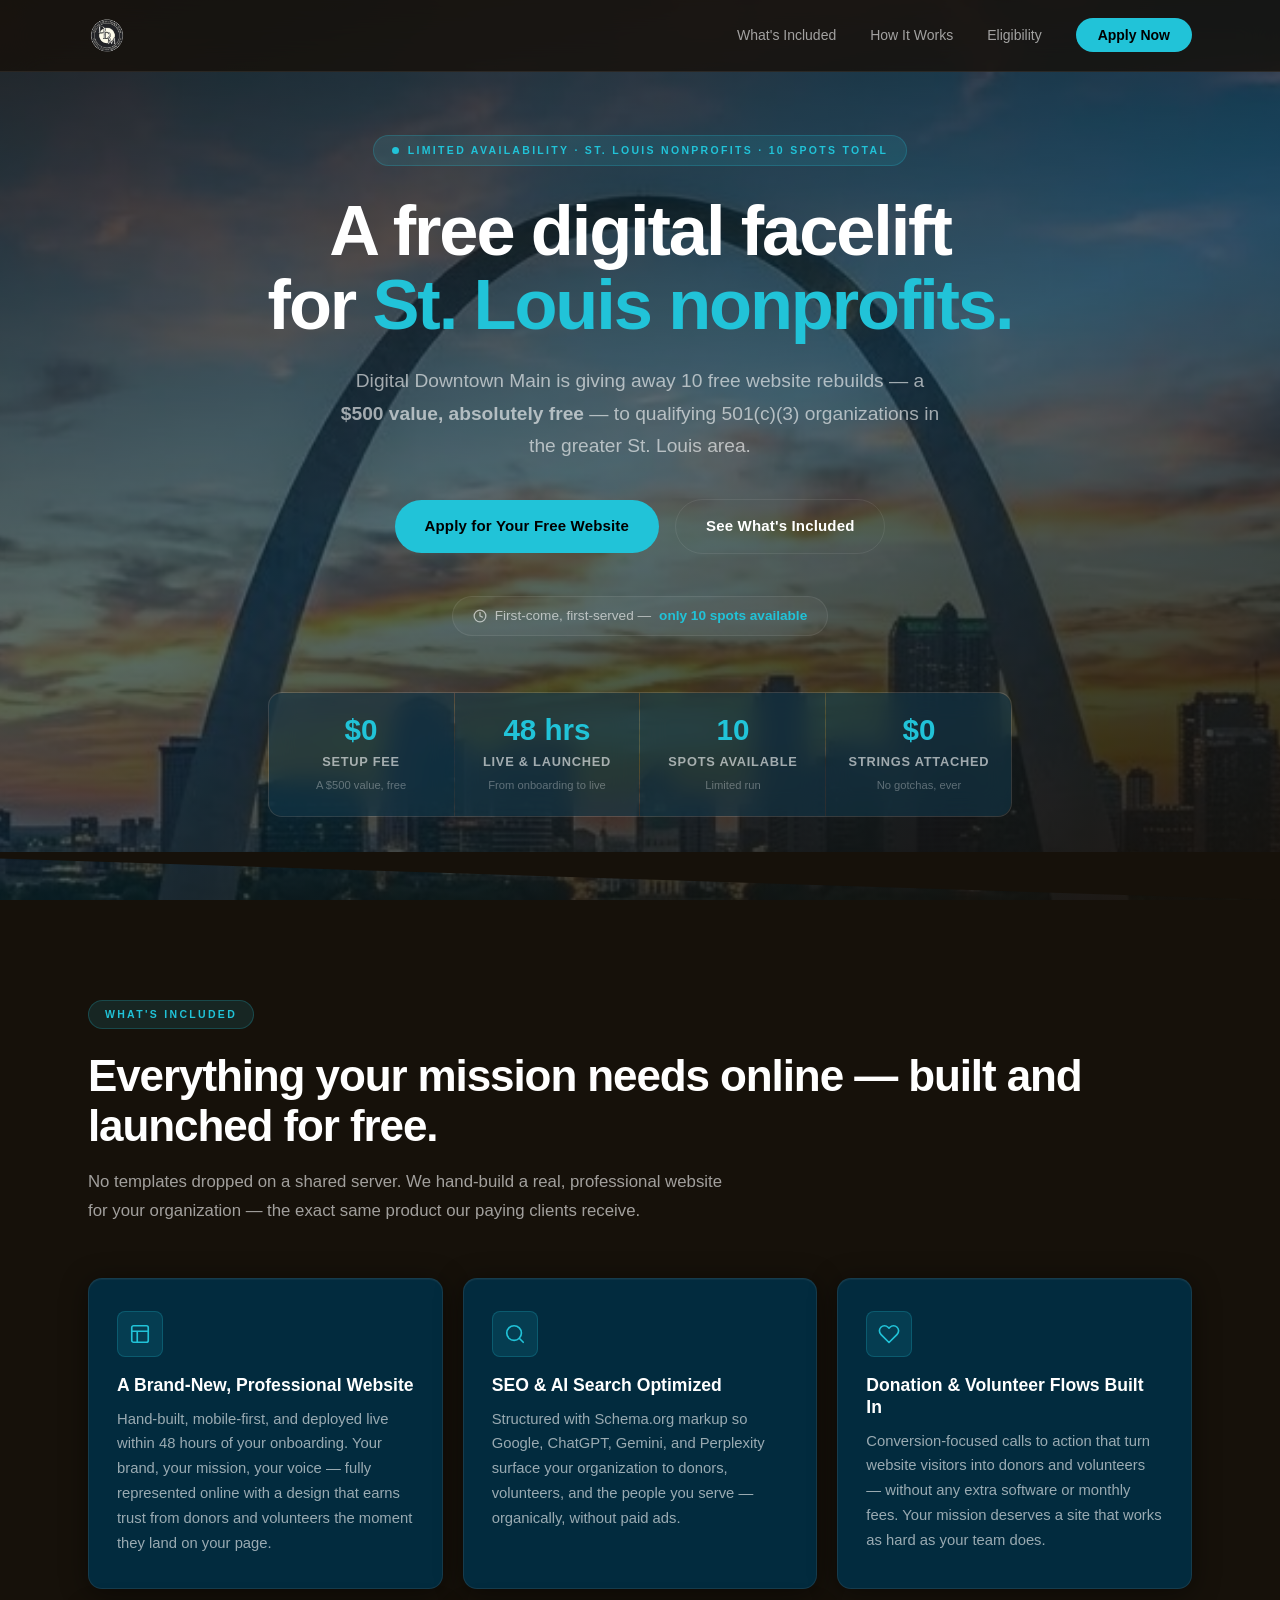
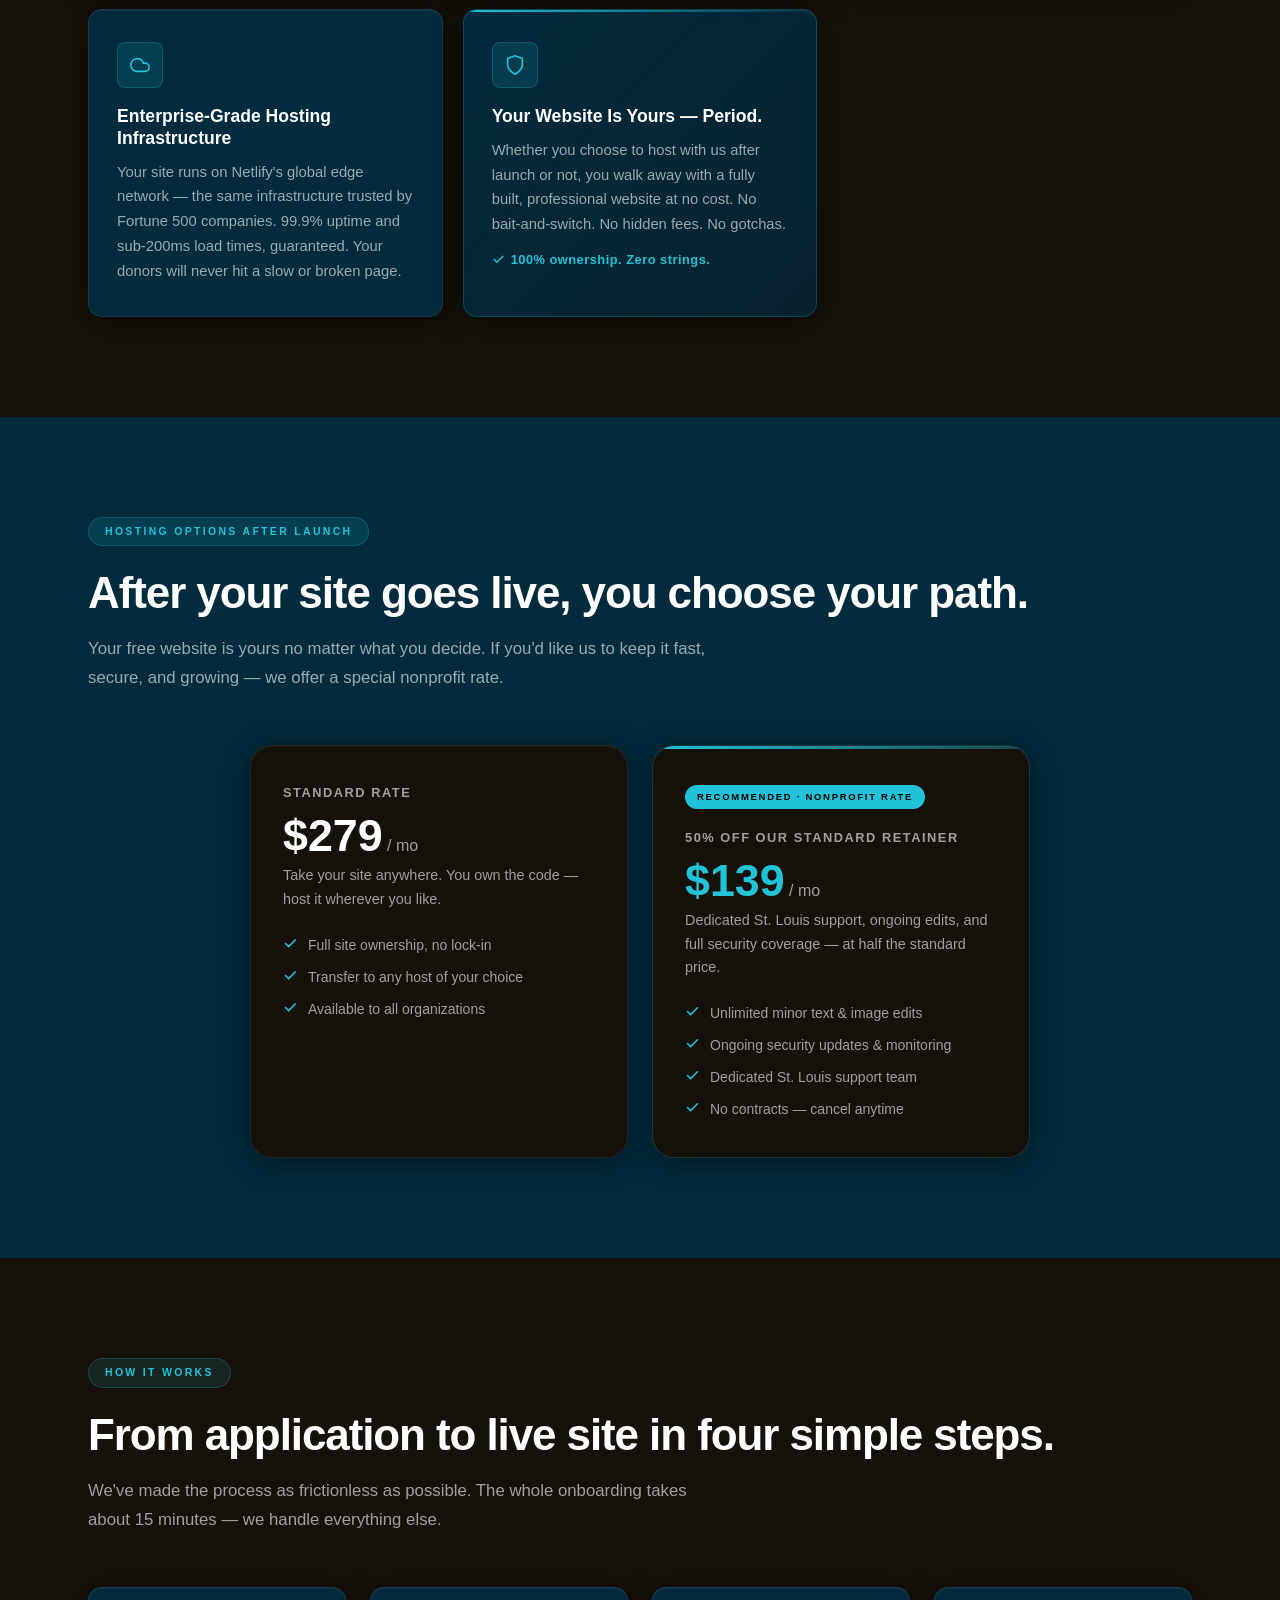
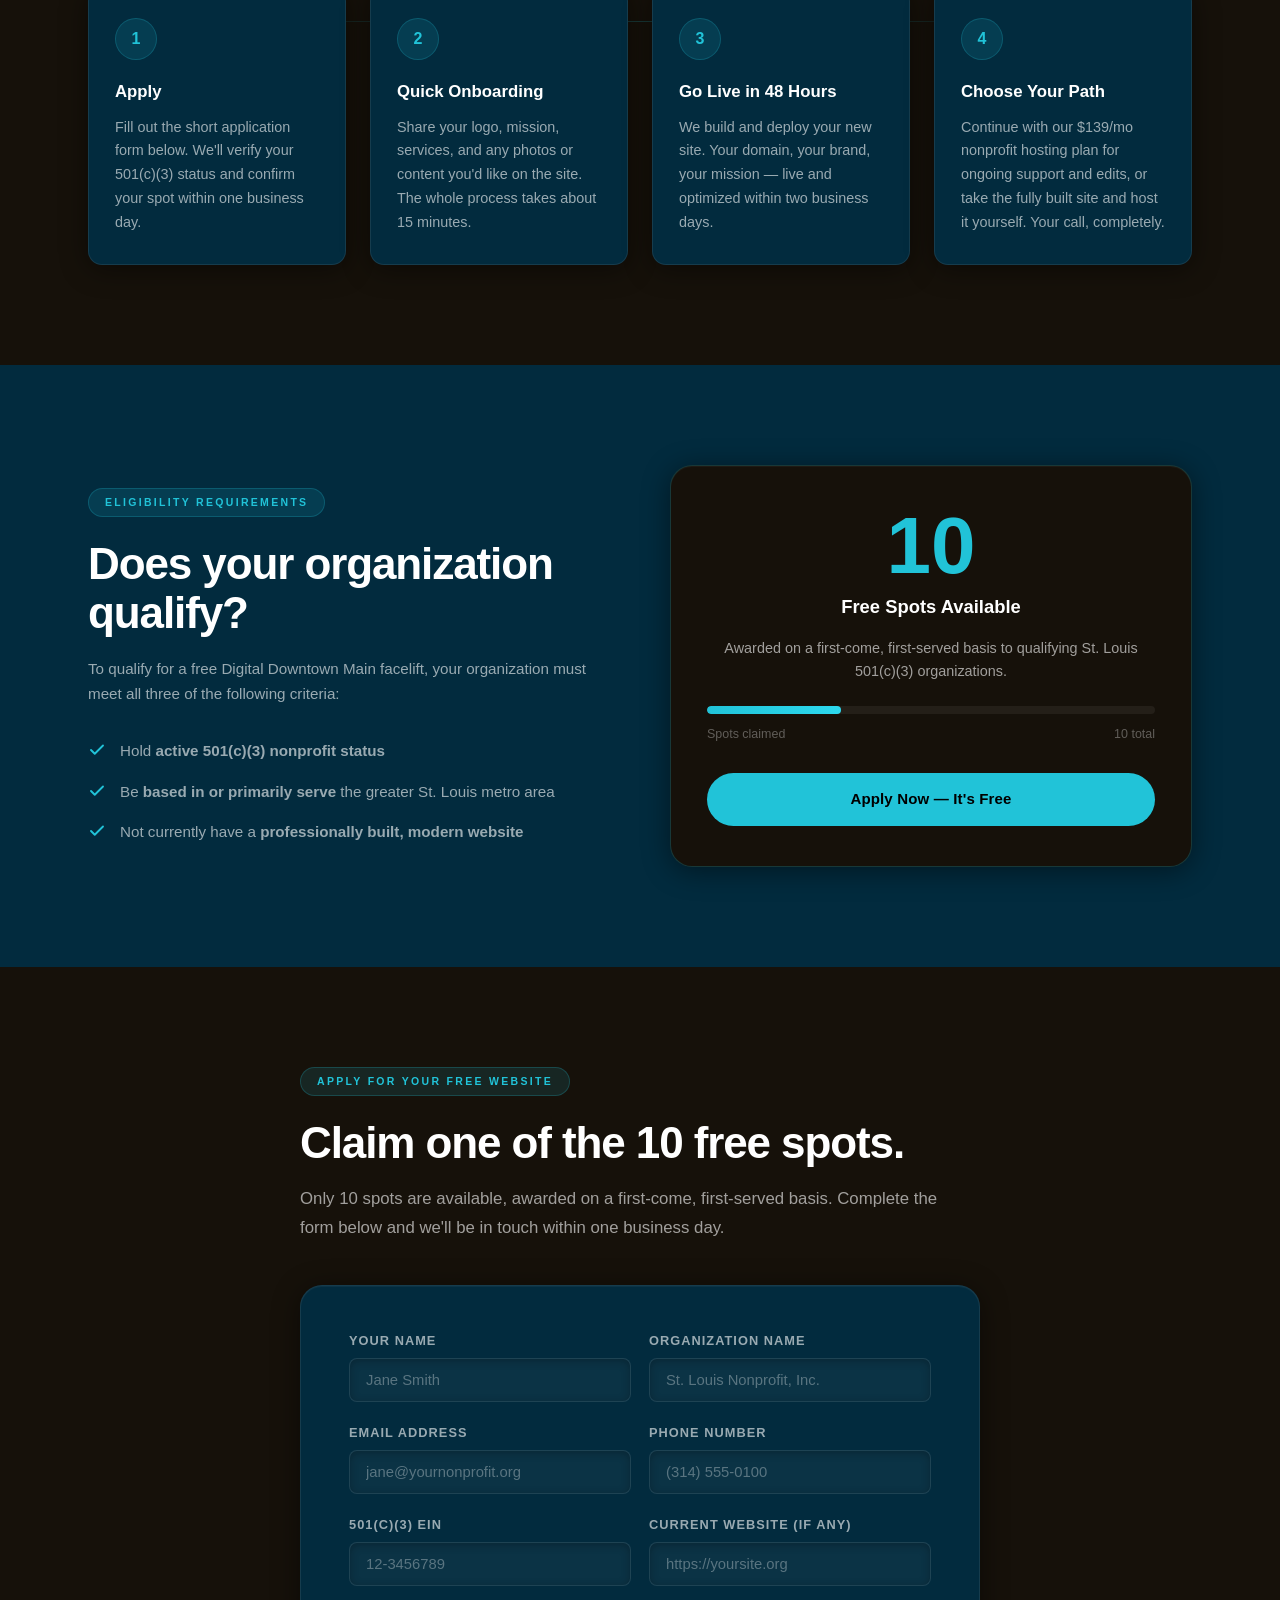
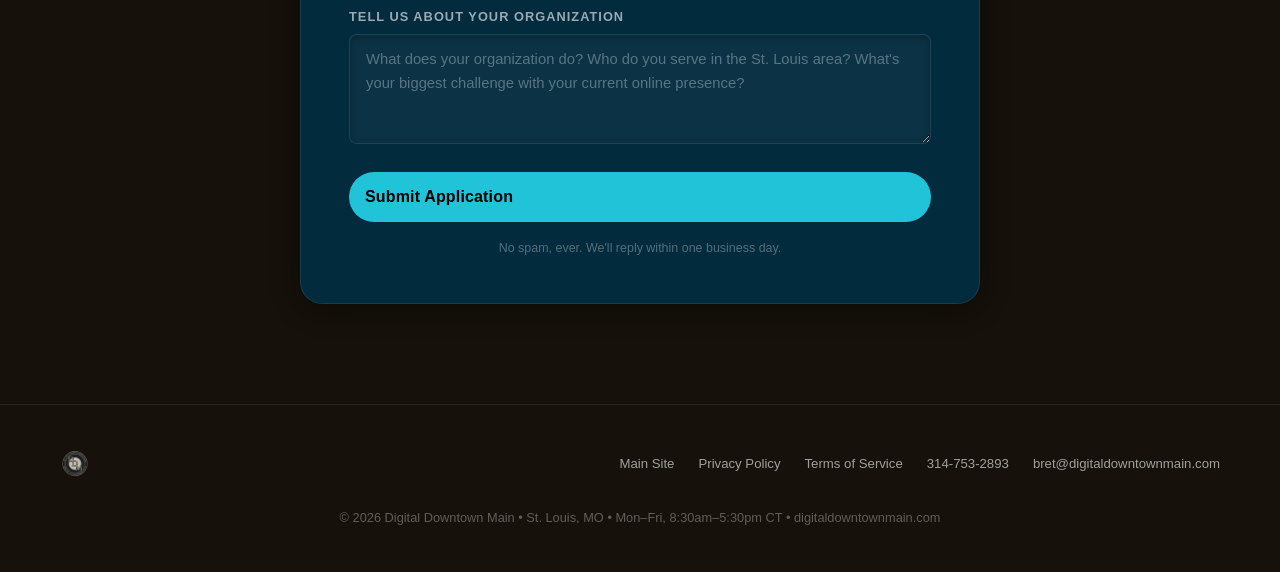
<file: nonprofits/index.html>
<!DOCTYPE html>
<html lang="en">
<head>
  <meta charset="UTF-8">
  <meta name="viewport" content="width=device-width, initial-scale=1.0">
  <title>Free Website for St. Louis Nonprofits | Digital Downtown Main</title>
  <meta name="description" content="Digital Downtown Main is giving away 10 free professional website rebuilds — a $500 value — to qualifying 501(c)(3) organizations in the greater St. Louis area. Limited spots.">
  <meta name="author" content="Bret Penn, Digital Downtown Main">

  <!-- Open Graph -->
  <meta property="og:title" content="Free Website for St. Louis Nonprofits | Digital Downtown Main">
  <meta property="og:description" content="10 free professional website rebuilds for qualifying St. Louis 501(c)(3) organizations. Live in 48 hours. No strings attached.">
  <meta property="og:type" content="website">
  <meta property="og:url" content="https://www.digitaldowntownmain.com/nonprofit">

  <!-- Schema: NonprofitType -->
  <script type="application/ld+json">
  {
    "@context": "https://schema.org",
    "@type": "Offer",
    "name": "Free Website Rebuild for St. Louis Nonprofits",
    "description": "Digital Downtown Main is offering 10 free professional website rebuilds to qualifying 501(c)(3) organizations in the greater St. Louis area.",
    "price": "0.00",
    "priceCurrency": "USD",
    "availability": "https://schema.org/LimitedAvailability",
    "seller": {
      "@type": "Organization",
      "name": "Digital Downtown Main",
      "url": "https://www.digitaldowntownmain.com",
      "telephone": "314-753-2893",
      "email": "bret@digitaldowntownmain.com"
    }
  }
  </script>

  <style>
    /* ================================================================
       DIGITAL DOWNTOWN MAIN — Nonprofit Landing Page
       Aesthetic: High-End SaaS / Dark Tech Luxury
    ================================================================ */

    /* ── CUSTOM PROPERTIES ───────────────────────────────────────── */
    :root {
      --bg:              #16110a;
      --bg-card:         #022b3e;
      --accent:          #21c3d8;
      --accent-dim:      rgba(33, 195, 216, 0.12);
      --accent-glow:     rgba(33, 195, 216, 0.28);
      --accent-border:   rgba(33, 195, 216, 0.22);
      --white:           #ffffff;
      --text:            #ffffff;
      --text-muted:      rgba(255, 255, 255, 0.60);
      --text-subtle:     rgba(255, 255, 255, 0.32);
      --border:          rgba(255, 255, 255, 0.08);
      --shadow-card:     0 4px 28px rgba(0, 0, 0, 0.45), 0 1px 0 rgba(255, 255, 255, 0.04) inset;
      --shadow-hover:    0 12px 48px rgba(0, 0, 0, 0.65), 0 0 0 1px rgba(33, 195, 216, 0.18);
      --radius:          14px;
      --radius-sm:       8px;
      --radius-lg:       22px;
      --radius-pill:     100px;
      --font-heading:    'TT Norms', 'TT Norms Pro', Arial, sans-serif;
      --font-body:       'Arial MT Pro', Arial, sans-serif;
      --nav-h:           72px;
      --max-w:           1160px;
      --ease:            cubic-bezier(0.4, 0, 0.2, 1);
      --transition:      0.25s var(--ease);
    }

    /* ── RESET ──────────────────────────────────────────────────── */
    *, *::before, *::after { box-sizing: border-box; margin: 0; padding: 0; }
    html { font-size: 16px; -webkit-text-size-adjust: 100%; scroll-behavior: smooth; }
    body {
      background-color: var(--bg);
      color: var(--text);
      font-family: var(--font-body);
      line-height: 1.65;
      -webkit-font-smoothing: antialiased;
      -moz-osx-font-smoothing: grayscale;
      overflow-x: hidden;
    }
    img { display: block; max-width: 100%; height: auto; }
    a { color: inherit; text-decoration: none; }
    ul { list-style: none; }

    /* ── LAYOUT ─────────────────────────────────────────────────── */
    .container {
      width: 100%;
      max-width: var(--max-w);
      margin: 0 auto;
      padding: 0 28px;
    }

    .section-label {
      display: inline-flex;
      align-items: center;
      font-family: var(--font-body);
      font-size: 10.5px;
      font-weight: 700;
      letter-spacing: 0.22em;
      text-transform: uppercase;
      color: var(--accent);
      background: var(--accent-dim);
      border: 1px solid var(--accent-border);
      padding: 5px 16px;
      border-radius: var(--radius-pill);
      margin-bottom: 22px;
    }

    .section-heading {
      font-family: var(--font-heading);
      font-size: clamp(1.75rem, 3.5vw, 2.75rem);
      font-weight: 800;
      line-height: 1.12;
      letter-spacing: -0.025em;
      margin-bottom: 18px;
    }

    .section-intro {
      font-size: 1.05rem;
      color: var(--text-muted);
      max-width: 640px;
      line-height: 1.72;
      margin-bottom: 52px;
    }

    /* ── ANIMATIONS ─────────────────────────────────────────────── */
    .fade-in {
      opacity: 0;
      transform: translateY(30px);
      transition: opacity 0.65s var(--ease), transform 0.65s var(--ease);
    }
    .fade-in--visible { opacity: 1; transform: none; }

    /* ── BUTTONS ────────────────────────────────────────────────── */
    .btn {
      display: inline-flex;
      align-items: center;
      gap: 8px;
      font-family: var(--font-body);
      font-size: 0.94rem;
      font-weight: 700;
      letter-spacing: 0.01em;
      padding: 14px 30px;
      border-radius: var(--radius-pill);
      border: none;
      cursor: pointer;
      transition: transform var(--transition), box-shadow var(--transition), background var(--transition);
      text-decoration: none;
    }
    .btn-primary {
      background: var(--accent);
      color: #000;
    }
    .btn-primary:hover {
      background: #2dd9ef;
      transform: translateY(-2px);
      box-shadow: 0 8px 32px rgba(33, 195, 216, 0.45);
    }
    .btn-ghost {
      background: transparent;
      color: var(--white);
      border: 1px solid var(--border);
    }
    .btn-ghost:hover {
      border-color: var(--accent-border);
      background: var(--accent-dim);
      transform: translateY(-2px);
    }

    /* ══════════════════════════════════════════════════════════════
       NAVIGATION
    ══════════════════════════════════════════════════════════════ */
    .nav {
      position: fixed;
      top: 0;
      left: 0;
      right: 0;
      z-index: 900;
      height: var(--nav-h);
      background: rgba(22, 17, 10, 0.82);
      backdrop-filter: blur(18px);
      -webkit-backdrop-filter: blur(18px);
      border-bottom: 1px solid var(--border);
      transition: background var(--transition);
    }
    .nav-inner {
      max-width: var(--max-w);
      margin: 0 auto;
      padding: 0 28px;
      height: 100%;
      display: flex;
      align-items: center;
      justify-content: space-between;
      gap: 24px;
    }
    .nav-logo { display: flex; align-items: center; }
    .logo-img { height: 38px; width: auto; }
    .nav-links {
      display: flex;
      align-items: center;
      gap: 34px;
    }
    .nav-links a {
      font-size: 0.875rem;
      font-weight: 500;
      color: var(--text-muted);
      transition: color var(--transition);
    }
    .nav-links a:hover { color: var(--white); }
    .nav-links .nav-cta {
      background: var(--accent);
      color: #000;
      font-weight: 700;
      padding: 9px 22px;
      border-radius: var(--radius-pill);
      font-size: 0.875rem;
      transition: background var(--transition), box-shadow var(--transition), transform var(--transition);
    }
    .nav-links .nav-cta:hover {
      background: #2dd9ef;
      transform: translateY(-1px);
      box-shadow: 0 4px 18px rgba(33, 195, 216, 0.4);
    }
    .nav-toggle {
      display: none;
      flex-direction: column;
      gap: 5px;
      background: none;
      border: none;
      cursor: pointer;
      padding: 4px;
    }
    .nav-toggle span {
      display: block;
      width: 24px;
      height: 2px;
      background: var(--white);
      border-radius: 2px;
      transition: transform var(--transition), opacity var(--transition);
    }

    /* ══════════════════════════════════════════════════════════════
       HERO
    ══════════════════════════════════════════════════════════════ */
    .hero {
      position: relative;
      min-height: 100svh;
      display: flex;
      align-items: center;
      justify-content: center;
      text-align: center;
      padding: calc(var(--nav-h) + 60px) 28px 80px;
      overflow: hidden;
    }
    .hero-bg {
      position: absolute;
      inset: 0;
      z-index: 0;
    }
    .hero-img {
      width: 100%;
      height: 100%;
      object-fit: cover;
      object-position: center 30%;
    }
    .hero-overlay {
      position: absolute;
      inset: 0;
      background: linear-gradient(
        160deg,
        rgba(22, 17, 10, 0.78) 0%,
        rgba(2, 43, 62, 0.65) 50%,
        rgba(22, 17, 10, 0.90) 100%
      );
    }
    .hero-content {
      position: relative;
      z-index: 1;
      max-width: 820px;
      margin: 0 auto;
    }
    .hero-badge {
      display: inline-flex;
      align-items: center;
      font-size: 10.5px;
      font-weight: 700;
      letter-spacing: 0.22em;
      text-transform: uppercase;
      color: var(--accent);
      background: var(--accent-dim);
      border: 1px solid var(--accent-border);
      padding: 6px 18px;
      border-radius: var(--radius-pill);
      margin-bottom: 28px;
    }
    /* Pulsing dot before badge */
    .hero-badge::before {
      content: '';
      display: inline-block;
      width: 7px;
      height: 7px;
      background: var(--accent);
      border-radius: 50%;
      margin-right: 9px;
      animation: pulse 2s ease-in-out infinite;
    }
    @keyframes pulse {
      0%, 100% { opacity: 1; transform: scale(1); }
      50% { opacity: 0.45; transform: scale(0.75); }
    }
    .hero-headline {
      font-family: var(--font-heading);
      font-size: clamp(2.4rem, 6vw, 4.4rem);
      font-weight: 900;
      line-height: 1.06;
      letter-spacing: -0.03em;
      margin-bottom: 22px;
    }
    .hero-headline .accent { color: var(--accent); }
    .hero-sub {
      font-size: clamp(1rem, 1.8vw, 1.2rem);
      color: var(--text-muted);
      line-height: 1.7;
      max-width: 600px;
      margin: 0 auto 36px;
    }
    .hero-actions {
      display: flex;
      align-items: center;
      justify-content: center;
      gap: 16px;
      flex-wrap: wrap;
      margin-bottom: 42px;
    }
    .hero-availability {
      display: inline-flex;
      align-items: center;
      gap: 8px;
      font-size: 0.85rem;
      color: var(--text-muted);
      background: rgba(255,255,255,0.04);
      border: 1px solid var(--border);
      padding: 8px 20px;
      border-radius: var(--radius-pill);
    }
    .hero-availability strong { color: var(--accent); }

    /* Stat bar inside hero */
    .hero-stats {
      display: grid;
      grid-template-columns: repeat(4, 1fr);
      gap: 1px;
      background: var(--border);
      border: 1px solid var(--border);
      border-radius: var(--radius);
      overflow: hidden;
      margin-top: 56px;
      max-width: 860px;
      margin-left: auto;
      margin-right: auto;
    }
    .hero-stat {
      background: rgba(2, 43, 62, 0.55);
      backdrop-filter: blur(12px);
      padding: 22px 18px;
      text-align: center;
    }
    .hero-stat-value {
      font-family: var(--font-heading);
      font-size: 1.85rem;
      font-weight: 900;
      color: var(--accent);
      line-height: 1;
      margin-bottom: 6px;
    }
    .hero-stat-label {
      font-size: 0.8rem;
      font-weight: 700;
      letter-spacing: 0.06em;
      text-transform: uppercase;
      color: var(--text-muted);
    }
    .hero-stat-note {
      font-size: 0.7rem;
      color: var(--text-subtle);
      margin-top: 4px;
    }

    /* Shape divider */
    .shape-divider-bottom {
      position: absolute;
      bottom: 0;
      left: 0;
      width: 100%;
      overflow: hidden;
      line-height: 0;
      z-index: 1;
    }
    .shape-divider-bottom svg { display: block; width: 100%; height: 48px; }
    .shape-fill { fill: var(--bg); }

    /* ══════════════════════════════════════════════════════════════
       WHAT'S INCLUDED
    ══════════════════════════════════════════════════════════════ */
    .included {
      padding: 100px 0;
      background: var(--bg);
    }
    .included-grid {
      display: grid;
      grid-template-columns: repeat(auto-fit, minmax(300px, 1fr));
      gap: 20px;
      margin-top: 52px;
    }
    .included-card {
      background: var(--bg-card);
      border: 1px solid var(--border);
      border-radius: var(--radius);
      padding: 32px 28px;
      box-shadow: var(--shadow-card);
      transition: transform var(--transition), box-shadow var(--transition), border-color var(--transition);
    }
    .included-card:hover {
      transform: translateY(-4px);
      box-shadow: var(--shadow-hover);
      border-color: var(--accent-border);
    }
    .included-card--featured {
      border-color: var(--accent-border);
      background: linear-gradient(135deg, rgba(2,43,62,1) 0%, rgba(2,43,62,0.7) 100%);
      position: relative;
      overflow: hidden;
    }
    .included-card--featured::before {
      content: '';
      position: absolute;
      top: 0;
      left: 0;
      right: 0;
      height: 2px;
      background: linear-gradient(90deg, var(--accent), transparent);
    }
    .card-icon {
      width: 46px;
      height: 46px;
      background: var(--accent-dim);
      border: 1px solid var(--accent-border);
      border-radius: var(--radius-sm);
      display: flex;
      align-items: center;
      justify-content: center;
      color: var(--accent);
      margin-bottom: 18px;
    }
    .included-card h3 {
      font-family: var(--font-heading);
      font-size: 1.1rem;
      font-weight: 700;
      margin-bottom: 10px;
      line-height: 1.25;
    }
    .included-card p {
      font-size: 0.925rem;
      color: var(--text-muted);
      line-height: 1.68;
    }
    .yours-note {
      display: inline-flex;
      align-items: center;
      gap: 6px;
      font-size: 0.8rem;
      font-weight: 700;
      color: var(--accent);
      margin-top: 12px;
      letter-spacing: 0.04em;
    }

    /* ══════════════════════════════════════════════════════════════
       HOSTING OPTIONS (AFTER LAUNCH)
    ══════════════════════════════════════════════════════════════ */
    .hosting {
      padding: 100px 0;
      background: var(--bg-card);
      position: relative;
    }
    .hosting-grid {
      display: grid;
      grid-template-columns: 1fr 1fr;
      gap: 24px;
      max-width: 780px;
      margin: 52px auto 0;
    }
    .hosting-card {
      background: var(--bg);
      border: 1px solid var(--border);
      border-radius: var(--radius-lg);
      padding: 36px 32px;
      box-shadow: var(--shadow-card);
      transition: transform var(--transition), box-shadow var(--transition), border-color var(--transition);
    }
    .hosting-card:hover {
      transform: translateY(-4px);
      box-shadow: var(--shadow-hover);
    }
    .hosting-card--recommended {
      border-color: var(--accent-border);
      position: relative;
      overflow: hidden;
    }
    .hosting-card--recommended::before {
      content: '';
      position: absolute;
      top: 0; left: 0; right: 0;
      height: 3px;
      background: linear-gradient(90deg, var(--accent), rgba(33,195,216,0.3));
    }
    .hosting-badge {
      display: inline-flex;
      align-items: center;
      font-size: 9.5px;
      font-weight: 700;
      letter-spacing: 0.18em;
      text-transform: uppercase;
      color: #000;
      background: var(--accent);
      padding: 4px 12px;
      border-radius: var(--radius-pill);
      margin-bottom: 18px;
    }
    .hosting-card-type {
      font-size: 0.8rem;
      font-weight: 700;
      letter-spacing: 0.12em;
      text-transform: uppercase;
      color: var(--text-muted);
      margin-bottom: 10px;
    }
    .hosting-price {
      font-family: var(--font-heading);
      font-size: 2.8rem;
      font-weight: 900;
      line-height: 1;
      margin-bottom: 6px;
    }
    .hosting-price span {
      font-size: 1rem;
      font-weight: 500;
      color: var(--text-muted);
    }
    .hosting-desc {
      font-size: 0.9rem;
      color: var(--text-muted);
      line-height: 1.65;
      margin-bottom: 22px;
    }
    .hosting-features {
      display: flex;
      flex-direction: column;
      gap: 9px;
    }
    .hosting-feature {
      display: flex;
      align-items: flex-start;
      gap: 10px;
      font-size: 0.875rem;
      color: var(--text-muted);
    }
    .hosting-feature svg { flex-shrink: 0; margin-top: 2px; color: var(--accent); }

    /* ══════════════════════════════════════════════════════════════
       HOW IT WORKS
    ══════════════════════════════════════════════════════════════ */
    .how-it-works {
      padding: 100px 0;
      background: var(--bg);
    }
    .steps-grid {
      display: grid;
      grid-template-columns: repeat(auto-fit, minmax(240px, 1fr));
      gap: 24px;
      margin-top: 52px;
      position: relative;
    }
    /* Connector line between steps */
    .steps-grid::before {
      content: '';
      position: absolute;
      top: 34px;
      left: 10%;
      right: 10%;
      height: 1px;
      background: linear-gradient(90deg, transparent, var(--accent-border), var(--accent-border), transparent);
      z-index: 0;
    }
    .step-card {
      background: var(--bg-card);
      border: 1px solid var(--border);
      border-radius: var(--radius);
      padding: 30px 26px;
      box-shadow: var(--shadow-card);
      position: relative;
      z-index: 1;
      transition: transform var(--transition), box-shadow var(--transition), border-color var(--transition);
    }
    .step-card:hover {
      transform: translateY(-4px);
      box-shadow: var(--shadow-hover);
      border-color: var(--accent-border);
    }
    .step-number {
      width: 42px;
      height: 42px;
      background: var(--accent-dim);
      border: 1px solid var(--accent-border);
      border-radius: 50%;
      display: flex;
      align-items: center;
      justify-content: center;
      font-family: var(--font-heading);
      font-size: 1rem;
      font-weight: 900;
      color: var(--accent);
      margin-bottom: 18px;
    }
    .step-card h3 {
      font-family: var(--font-heading);
      font-size: 1.05rem;
      font-weight: 700;
      margin-bottom: 10px;
    }
    .step-card p {
      font-size: 0.9rem;
      color: var(--text-muted);
      line-height: 1.65;
    }

    /* ══════════════════════════════════════════════════════════════
       ELIGIBILITY
    ══════════════════════════════════════════════════════════════ */
    .eligibility {
      padding: 100px 0;
      background: var(--bg-card);
    }
    .eligibility-inner {
      display: grid;
      grid-template-columns: 1fr 1fr;
      gap: 60px;
      align-items: center;
    }
    .eligibility-list {
      display: flex;
      flex-direction: column;
      gap: 16px;
      margin-top: 32px;
    }
    .eligibility-item {
      display: flex;
      align-items: flex-start;
      gap: 14px;
      font-size: 0.95rem;
      line-height: 1.6;
      color: var(--text-muted);
    }
    .eligibility-item svg { flex-shrink: 0; margin-top: 2px; color: var(--accent); }
    .eligibility-callout {
      background: var(--bg);
      border: 1px solid var(--accent-border);
      border-radius: var(--radius-lg);
      padding: 40px 36px;
      box-shadow: var(--shadow-card);
      text-align: center;
    }
    .eligibility-callout .big-number {
      font-family: var(--font-heading);
      font-size: 5rem;
      font-weight: 900;
      color: var(--accent);
      line-height: 1;
      margin-bottom: 6px;
    }
    .eligibility-callout .big-label {
      font-size: 1.15rem;
      font-weight: 700;
      margin-bottom: 14px;
    }
    .eligibility-callout .big-sub {
      font-size: 0.9rem;
      color: var(--text-muted);
      line-height: 1.65;
    }
    .spots-bar {
      background: rgba(255,255,255,0.06);
      border-radius: var(--radius-pill);
      height: 8px;
      margin: 22px 0 10px;
      overflow: hidden;
    }
    .spots-bar-fill {
      height: 100%;
      width: 30%;
      background: linear-gradient(90deg, var(--accent), #2dd9ef);
      border-radius: var(--radius-pill);
    }
    .spots-bar-label {
      font-size: 0.78rem;
      color: var(--text-subtle);
      display: flex;
      justify-content: space-between;
    }

    /* ══════════════════════════════════════════════════════════════
       APPLICATION FORM
    ══════════════════════════════════════════════════════════════ */
    .apply {
      padding: 100px 0;
      background: var(--bg);
    }
    .apply-inner {
      max-width: 680px;
      margin: 0 auto;
    }
    .apply-form {
      background: var(--bg-card);
      border: 1px solid var(--border);
      border-radius: var(--radius-lg);
      padding: 44px 48px;
      box-shadow: var(--shadow-card);
      margin-top: 42px;
    }
    .form-row {
      display: grid;
      grid-template-columns: 1fr 1fr;
      gap: 18px;
    }
    .form-group {
      display: flex;
      flex-direction: column;
      gap: 7px;
      margin-bottom: 20px;
    }
    .form-group.full { grid-column: 1 / -1; }
    .form-label {
      font-size: 0.8rem;
      font-weight: 700;
      letter-spacing: 0.08em;
      text-transform: uppercase;
      color: var(--text-muted);
    }
    .form-input, .form-textarea {
      background: rgba(255, 255, 255, 0.04);
      border: 1px solid var(--border);
      border-radius: var(--radius-sm);
      padding: 13px 16px;
      font-family: var(--font-body);
      font-size: 0.925rem;
      color: var(--text);
      width: 100%;
      transition: border-color var(--transition), box-shadow var(--transition);
      box-shadow: inset 0 2px 8px rgba(0,0,0,0.25);
      outline: none;
    }
    .form-input::placeholder, .form-textarea::placeholder { color: var(--text-subtle); }
    .form-input:focus, .form-textarea:focus {
      border-color: var(--accent-border);
      box-shadow: inset 0 2px 8px rgba(0,0,0,0.25), 0 0 0 3px rgba(33,195,216,0.12);
    }
    .form-textarea {
      resize: vertical;
      min-height: 110px;
      line-height: 1.6;
    }
    .form-submit {
      width: 100%;
      padding: 16px;
      font-size: 1rem;
      font-weight: 800;
      margin-top: 8px;
    }
    .form-disclaimer {
      font-size: 0.78rem;
      color: var(--text-subtle);
      text-align: center;
      margin-top: 16px;
    }

    /* ── Form success state ─── */
    .form-success {
      display: none;
      flex-direction: column;
      align-items: center;
      justify-content: center;
      text-align: center;
      padding: 52px 32px;
      gap: 18px;
    }
    .form-success.is-visible { display: flex; }
    .success-icon {
      width: 68px;
      height: 68px;
      background: var(--accent-dim);
      border: 1px solid var(--accent-border);
      border-radius: 50%;
      display: flex;
      align-items: center;
      justify-content: center;
      color: var(--accent);
    }
    .form-success h3 {
      font-family: var(--font-heading);
      font-size: 1.55rem;
      font-weight: 800;
      line-height: 1.2;
      margin: 0;
    }
    .form-success p {
      font-size: 0.95rem;
      color: var(--text-muted);
      line-height: 1.7;
      max-width: 400px;
      margin: 0;
    }
    .form-success .success-detail {
      font-size: 0.8rem;
      color: var(--text-subtle);
    }

    /* ══════════════════════════════════════════════════════════════
       FOOTER
    ══════════════════════════════════════════════════════════════ */
    .footer {
      background: var(--bg);
      border-top: 1px solid var(--border);
      padding: 44px 28px;
    }
    .footer-inner {
      max-width: var(--max-w);
      margin: 0 auto;
      display: flex;
      align-items: center;
      justify-content: space-between;
      flex-wrap: wrap;
      gap: 18px;
    }
    .footer-logo img { height: 30px; width: auto; opacity: 0.75; }
    .footer-links {
      display: flex;
      align-items: center;
      gap: 24px;
      flex-wrap: wrap;
    }
    .footer-links a {
      font-size: 0.825rem;
      color: var(--text-muted);
      transition: color var(--transition);
    }
    .footer-links a:hover { color: var(--accent); }
    .footer-copy {
      font-size: 0.8rem;
      color: var(--text-subtle);
      text-align: center;
      width: 100%;
      margin-top: 10px;
    }
    .footer-copy a {
      color: var(--text-subtle);
      transition: color var(--transition);
    }
    .footer-copy a:hover { color: var(--accent); }

    /* ══════════════════════════════════════════════════════════════
       RESPONSIVE
    ══════════════════════════════════════════════════════════════ */
    @media (max-width: 860px) {
      .hero-stats { grid-template-columns: repeat(2, 1fr); }
      .hosting-grid { grid-template-columns: 1fr; max-width: 480px; }
      .eligibility-inner { grid-template-columns: 1fr; }
      .eligibility-callout { order: -1; }
      .steps-grid::before { display: none; }
    }

    @media (max-width: 640px) {
      .nav-links { display: none; }
      .nav-toggle { display: flex; }
      .nav-links.is-open {
        display: flex;
        flex-direction: column;
        position: absolute;
        top: var(--nav-h);
        left: 0;
        right: 0;
        background: rgba(22, 17, 10, 0.97);
        padding: 20px 28px;
        border-bottom: 1px solid var(--border);
        gap: 18px;
      }
      .hero-stats { grid-template-columns: repeat(2, 1fr); }
      .apply-form { padding: 32px 24px; }
      .form-row { grid-template-columns: 1fr; }
      .included-grid { grid-template-columns: 1fr; }
      .footer-inner { flex-direction: column; align-items: flex-start; }
    }

    @media (max-width: 420px) {
      .hero-stats { grid-template-columns: 1fr 1fr; }
    }
  </style>
</head>
<body>

  <!-- ===================== NAVIGATION ===================== -->
  <nav class="nav" id="nav">
    <div class="nav-inner">
      <a href="../index.html" class="nav-logo" aria-label="Digital Downtown Main Home">
        <img src="../Digital Down no BG.svg" alt="Digital Downtown Main Logo" class="logo-img">
      </a>
      <ul class="nav-links" role="list" id="nav-links">
        <li><a href="#included">What's Included</a></li>
        <li><a href="#how-it-works">How It Works</a></li>
        <li><a href="#eligibility">Eligibility</a></li>
        <li><a href="#apply" class="nav-cta">Apply Now</a></li>
      </ul>
      <button class="nav-toggle" aria-label="Toggle navigation menu" aria-expanded="false" id="nav-toggle">
        <span></span><span></span><span></span>
      </button>
    </div>
  </nav>


  <!-- ===================== 1. HERO ===================== -->
  <section class="hero" id="hero" aria-label="Hero">
    <div class="hero-bg" aria-hidden="true">
      <img src="../Hero Banner Arch Photo.jpg" alt="St. Louis Gateway Arch — Digital Downtown Main serves the greater St. Louis metro area" class="hero-img">
      <div class="hero-overlay"></div>
    </div>
    <div class="hero-content">
      <div class="hero-badge">Limited Availability · St. Louis Nonprofits · 10 Spots Total</div>
      <h1 class="hero-headline">
        A free digital facelift<br>for <span class="accent">St. Louis nonprofits.</span>
      </h1>
      <p class="hero-sub">
        Digital Downtown Main is giving away 10 free website rebuilds — a <strong>$500 value, absolutely free</strong> — to qualifying 501(c)(3) organizations in the greater St. Louis area.
      </p>
      <div class="hero-actions">
        <a href="#apply" class="btn btn-primary">Apply for Your Free Website</a>
        <a href="#included" class="btn btn-ghost">See What's Included</a>
      </div>
      <div class="hero-availability">
        <svg width="14" height="14" viewBox="0 0 24 24" fill="none" stroke="currentColor" stroke-width="2.2" stroke-linecap="round" stroke-linejoin="round"><circle cx="12" cy="12" r="10"/><polyline points="12 6 12 12 16 14"/></svg>
        First-come, first-served &mdash; <strong>only 10 spots available</strong>
      </div>

      <div class="hero-stats">
        <div class="hero-stat">
          <div class="hero-stat-value">$0</div>
          <div class="hero-stat-label">Setup Fee</div>
          <div class="hero-stat-note">A $500 value, free</div>
        </div>
        <div class="hero-stat">
          <div class="hero-stat-value">48 hrs</div>
          <div class="hero-stat-label">Live & Launched</div>
          <div class="hero-stat-note">From onboarding to live</div>
        </div>
        <div class="hero-stat">
          <div class="hero-stat-value">10</div>
          <div class="hero-stat-label">Spots Available</div>
          <div class="hero-stat-note">Limited run</div>
        </div>
        <div class="hero-stat">
          <div class="hero-stat-value">$0</div>
          <div class="hero-stat-label">Strings Attached</div>
          <div class="hero-stat-note">No gotchas, ever</div>
        </div>
      </div>
    </div>

    <div class="shape-divider-bottom" aria-hidden="true">
      <svg data-name="Layer 1" xmlns="http://www.w3.org/2000/svg" viewBox="0 0 1200 120" preserveAspectRatio="none">
        <path d="M1200 120L0 16.48 0 0 1200 0 1200 120z" class="shape-fill"></path>
      </svg>
    </div>
  </section>


  <!-- ===================== 2. WHAT'S INCLUDED ===================== -->
  <section class="included" id="included" aria-labelledby="included-heading">
    <div class="container">
      <div class="section-label">What's Included</div>
      <h2 class="section-heading" id="included-heading">Everything your mission needs online — built and launched for free.</h2>
      <p class="section-intro">No templates dropped on a shared server. We hand-build a real, professional website for your organization — the exact same product our paying clients receive.</p>

      <div class="included-grid">

        <div class="included-card fade-in">
          <div class="card-icon" aria-hidden="true">
            <svg width="22" height="22" viewBox="0 0 24 24" fill="none" stroke="currentColor" stroke-width="1.8" stroke-linecap="round" stroke-linejoin="round"><rect x="3" y="3" width="18" height="18" rx="2"/><path d="M3 9h18M9 21V9"/></svg>
          </div>
          <h3>A Brand-New, Professional Website</h3>
          <p>Hand-built, mobile-first, and deployed live within 48 hours of your onboarding. Your brand, your mission, your voice — fully represented online with a design that earns trust from donors and volunteers the moment they land on your page.</p>
        </div>

        <div class="included-card fade-in">
          <div class="card-icon" aria-hidden="true">
            <svg width="22" height="22" viewBox="0 0 24 24" fill="none" stroke="currentColor" stroke-width="1.8" stroke-linecap="round" stroke-linejoin="round"><circle cx="11" cy="11" r="8"/><path d="m21 21-4.35-4.35"/></svg>
          </div>
          <h3>SEO &amp; AI Search Optimized</h3>
          <p>Structured with Schema.org markup so Google, ChatGPT, Gemini, and Perplexity surface your organization to donors, volunteers, and the people you serve — organically, without paid ads.</p>
        </div>

        <div class="included-card fade-in">
          <div class="card-icon" aria-hidden="true">
            <svg width="22" height="22" viewBox="0 0 24 24" fill="none" stroke="currentColor" stroke-width="1.8" stroke-linecap="round" stroke-linejoin="round"><path d="M20.84 4.61a5.5 5.5 0 0 0-7.78 0L12 5.67l-1.06-1.06a5.5 5.5 0 0 0-7.78 7.78l1.06 1.06L12 21.23l7.78-7.78 1.06-1.06a5.5 5.5 0 0 0 0-7.78z"/></svg>
          </div>
          <h3>Donation &amp; Volunteer Flows Built In</h3>
          <p>Conversion-focused calls to action that turn website visitors into donors and volunteers — without any extra software or monthly fees. Your mission deserves a site that works as hard as your team does.</p>
        </div>

        <div class="included-card fade-in">
          <div class="card-icon" aria-hidden="true">
            <svg width="22" height="22" viewBox="0 0 24 24" fill="none" stroke="currentColor" stroke-width="1.8" stroke-linecap="round" stroke-linejoin="round"><path d="M17.5 19H9a7 7 0 1 1 6.71-9h1.79a4.5 4.5 0 1 1 0 9Z"/></svg>
          </div>
          <h3>Enterprise-Grade Hosting Infrastructure</h3>
          <p>Your site runs on Netlify's global edge network — the same infrastructure trusted by Fortune 500 companies. 99.9% uptime and sub-200ms load times, guaranteed. Your donors will never hit a slow or broken page.</p>
        </div>

        <div class="included-card included-card--featured fade-in">
          <div class="card-icon" aria-hidden="true">
            <svg width="22" height="22" viewBox="0 0 24 24" fill="none" stroke="currentColor" stroke-width="1.8" stroke-linecap="round" stroke-linejoin="round"><path d="M12 22s8-4 8-10V5l-8-3-8 3v7c0 6 8 10 8 10z"/></svg>
          </div>
          <h3>Your Website Is Yours — Period.</h3>
          <p>Whether you choose to host with us after launch or not, you walk away with a fully built, professional website at no cost. No bait-and-switch. No hidden fees. No gotchas.</p>
          <div class="yours-note">
            <svg width="13" height="13" viewBox="0 0 24 24" fill="none" stroke="currentColor" stroke-width="2.5" stroke-linecap="round" stroke-linejoin="round"><polyline points="20 6 9 17 4 12"/></svg>
            100% ownership. Zero strings.
          </div>
        </div>

      </div>
    </div>
  </section>


  <!-- ===================== 3. HOSTING OPTIONS ===================== -->
  <section class="hosting" id="hosting" aria-labelledby="hosting-heading">
    <div class="container">
      <div class="section-label">Hosting Options After Launch</div>
      <h2 class="section-heading" id="hosting-heading">After your site goes live, you choose your path.</h2>
      <p class="section-intro">Your free website is yours no matter what you decide. If you'd like us to keep it fast, secure, and growing — we offer a special nonprofit rate.</p>

      <div class="hosting-grid">

        <div class="hosting-card fade-in">
          <div class="hosting-card-type">Standard Rate</div>
          <div class="hosting-price">$279<span> / mo</span></div>
          <p class="hosting-desc">Take your site anywhere. You own the code — host it wherever you like.</p>
          <ul class="hosting-features">
            <li class="hosting-feature">
              <svg width="15" height="15" viewBox="0 0 24 24" fill="none" stroke="currentColor" stroke-width="2.5" stroke-linecap="round" stroke-linejoin="round"><polyline points="20 6 9 17 4 12"/></svg>
              Full site ownership, no lock-in
            </li>
            <li class="hosting-feature">
              <svg width="15" height="15" viewBox="0 0 24 24" fill="none" stroke="currentColor" stroke-width="2.5" stroke-linecap="round" stroke-linejoin="round"><polyline points="20 6 9 17 4 12"/></svg>
              Transfer to any host of your choice
            </li>
            <li class="hosting-feature">
              <svg width="15" height="15" viewBox="0 0 24 24" fill="none" stroke="currentColor" stroke-width="2.5" stroke-linecap="round" stroke-linejoin="round"><polyline points="20 6 9 17 4 12"/></svg>
              Available to all organizations
            </li>
          </ul>
        </div>

        <div class="hosting-card hosting-card--recommended fade-in">
          <div class="hosting-badge">Recommended · Nonprofit Rate</div>
          <div class="hosting-card-type">50% Off Our Standard Retainer</div>
          <div class="hosting-price" style="color: var(--accent);">$139<span> / mo</span></div>
          <p class="hosting-desc">Dedicated St. Louis support, ongoing edits, and full security coverage — at half the standard price.</p>
          <ul class="hosting-features">
            <li class="hosting-feature">
              <svg width="15" height="15" viewBox="0 0 24 24" fill="none" stroke="currentColor" stroke-width="2.5" stroke-linecap="round" stroke-linejoin="round"><polyline points="20 6 9 17 4 12"/></svg>
              Unlimited minor text &amp; image edits
            </li>
            <li class="hosting-feature">
              <svg width="15" height="15" viewBox="0 0 24 24" fill="none" stroke="currentColor" stroke-width="2.5" stroke-linecap="round" stroke-linejoin="round"><polyline points="20 6 9 17 4 12"/></svg>
              Ongoing security updates &amp; monitoring
            </li>
            <li class="hosting-feature">
              <svg width="15" height="15" viewBox="0 0 24 24" fill="none" stroke="currentColor" stroke-width="2.5" stroke-linecap="round" stroke-linejoin="round"><polyline points="20 6 9 17 4 12"/></svg>
              Dedicated St. Louis support team
            </li>
            <li class="hosting-feature">
              <svg width="15" height="15" viewBox="0 0 24 24" fill="none" stroke="currentColor" stroke-width="2.5" stroke-linecap="round" stroke-linejoin="round"><polyline points="20 6 9 17 4 12"/></svg>
              No contracts — cancel anytime
            </li>
          </ul>
        </div>

      </div>
    </div>
  </section>


  <!-- ===================== 4. HOW IT WORKS ===================== -->
  <section class="how-it-works" id="how-it-works" aria-labelledby="how-it-works-heading">
    <div class="container">
      <div class="section-label">How It Works</div>
      <h2 class="section-heading" id="how-it-works-heading">From application to live site in four simple steps.</h2>
      <p class="section-intro">We've made the process as frictionless as possible. The whole onboarding takes about 15 minutes — we handle everything else.</p>

      <div class="steps-grid">

        <div class="step-card fade-in">
          <div class="step-number">1</div>
          <h3>Apply</h3>
          <p>Fill out the short application form below. We'll verify your 501(c)(3) status and confirm your spot within one business day.</p>
        </div>

        <div class="step-card fade-in">
          <div class="step-number">2</div>
          <h3>Quick Onboarding</h3>
          <p>Share your logo, mission, services, and any photos or content you'd like on the site. The whole process takes about 15 minutes.</p>
        </div>

        <div class="step-card fade-in">
          <div class="step-number">3</div>
          <h3>Go Live in 48 Hours</h3>
          <p>We build and deploy your new site. Your domain, your brand, your mission — live and optimized within two business days.</p>
        </div>

        <div class="step-card fade-in">
          <div class="step-number">4</div>
          <h3>Choose Your Path</h3>
          <p>Continue with our $139/mo nonprofit hosting plan for ongoing support and edits, or take the fully built site and host it yourself. Your call, completely.</p>
        </div>

      </div>
    </div>
  </section>


  <!-- ===================== 5. ELIGIBILITY ===================== -->
  <section class="eligibility" id="eligibility" aria-labelledby="eligibility-heading">
    <div class="container">
      <div class="eligibility-inner">

        <div>
          <div class="section-label">Eligibility Requirements</div>
          <h2 class="section-heading" id="eligibility-heading">Does your organization qualify?</h2>
          <p style="font-size: 0.95rem; color: var(--text-muted); line-height: 1.7; margin-bottom: 0;">To qualify for a free Digital Downtown Main facelift, your organization must meet all three of the following criteria:</p>

          <ul class="eligibility-list">
            <li class="eligibility-item fade-in">
              <svg width="18" height="18" viewBox="0 0 24 24" fill="none" stroke="currentColor" stroke-width="2.5" stroke-linecap="round" stroke-linejoin="round"><polyline points="20 6 9 17 4 12"/></svg>
              <span>Hold <strong>active 501(c)(3) nonprofit status</strong></span>
            </li>
            <li class="eligibility-item fade-in">
              <svg width="18" height="18" viewBox="0 0 24 24" fill="none" stroke="currentColor" stroke-width="2.5" stroke-linecap="round" stroke-linejoin="round"><polyline points="20 6 9 17 4 12"/></svg>
              <span>Be <strong>based in or primarily serve</strong> the greater St. Louis metro area</span>
            </li>
            <li class="eligibility-item fade-in">
              <svg width="18" height="18" viewBox="0 0 24 24" fill="none" stroke="currentColor" stroke-width="2.5" stroke-linecap="round" stroke-linejoin="round"><polyline points="20 6 9 17 4 12"/></svg>
              <span>Not currently have a <strong>professionally built, modern website</strong></span>
            </li>
          </ul>
        </div>

        <div class="eligibility-callout fade-in">
          <div class="big-number">10</div>
          <div class="big-label">Free Spots Available</div>
          <p class="big-sub">Awarded on a first-come, first-served basis to qualifying St. Louis 501(c)(3) organizations.</p>
          <div class="spots-bar" aria-hidden="true">
            <div class="spots-bar-fill"></div>
          </div>
          <div class="spots-bar-label">
            <span>Spots claimed</span>
            <span>10 total</span>
          </div>
          <a href="#apply" class="btn btn-primary" style="width: 100%; justify-content: center; margin-top: 28px;">Apply Now — It's Free</a>
        </div>

      </div>
    </div>
  </section>


  <!-- ===================== 6. APPLICATION FORM ===================== -->
  <section class="apply" id="apply" aria-labelledby="apply-heading">
    <div class="container">
      <div class="apply-inner">
        <div class="section-label">Apply for Your Free Website</div>
        <h2 class="section-heading" id="apply-heading">Claim one of the 10 free spots.</h2>
        <p class="section-intro" style="margin-bottom: 0;">Only 10 spots are available, awarded on a first-come, first-served basis. Complete the form below and we'll be in touch within one business day.</p>

        <form class="apply-form" id="apply-form" method="POST" action="https://api.web3forms.com/submit" aria-label="Nonprofit website application form" novalidate>
          <input type="hidden" name="access_key" value="27562db3-3e80-4c4e-9df8-516c5b9b77c9">
          <input type="hidden" name="subject" value="New Nonprofit Website Application — Digital Downtown Main">

          <div class="form-row">
            <div class="form-group">
              <label class="form-label" for="name">Your Name</label>
              <input class="form-input" type="text" id="name" name="name" placeholder="Jane Smith" required autocomplete="name">
            </div>
            <div class="form-group">
              <label class="form-label" for="org">Organization Name</label>
              <input class="form-input" type="text" id="org" name="organization" placeholder="St. Louis Nonprofit, Inc." required>
            </div>
          </div>

          <div class="form-row">
            <div class="form-group">
              <label class="form-label" for="email">Email Address</label>
              <input class="form-input" type="email" id="email" name="email" placeholder="jane@yournonprofit.org" required autocomplete="email">
            </div>
            <div class="form-group">
              <label class="form-label" for="phone">Phone Number</label>
              <input class="form-input" type="tel" id="phone" name="phone" placeholder="(314) 555-0100" autocomplete="tel">
            </div>
          </div>

          <div class="form-row">
            <div class="form-group">
              <label class="form-label" for="ein">501(c)(3) EIN</label>
              <input class="form-input" type="text" id="ein" name="ein" placeholder="12-3456789" required>
            </div>
            <div class="form-group">
              <label class="form-label" for="current-website">Current Website (if any)</label>
              <input class="form-input" type="url" id="current-website" name="current_website" placeholder="https://yoursite.org">
            </div>
          </div>

          <div class="form-group">
            <label class="form-label" for="about">Tell Us About Your Organization</label>
            <textarea class="form-textarea" id="about" name="about" placeholder="What does your organization do? Who do you serve in the St. Louis area? What's your biggest challenge with your current online presence?" required></textarea>
          </div>

          <div id="form-fields">
            <button type="submit" class="btn btn-primary form-submit" id="form-submit-btn">Submit Application</button>
            <p class="form-disclaimer">No spam, ever. We'll reply within one business day.</p>
          </div>

          <!-- Success state (hidden until submission) -->
          <div class="form-success" id="form-success" aria-live="polite">
            <div class="success-icon" aria-hidden="true">
              <svg width="30" height="30" viewBox="0 0 24 24" fill="none" stroke="currentColor" stroke-width="2.2" stroke-linecap="round" stroke-linejoin="round"><polyline points="20 6 9 17 4 12"/></svg>
            </div>
            <h3>Application Received!</h3>
            <p>Thank you for applying. We'll verify your 501(c)(3) status and confirm your spot within <strong>one business day</strong>.</p>
            <p class="success-detail">Keep an eye on <span id="success-email"></span> — that's where we'll be in touch.</p>
          </div>
        </form>
      </div>
    </div>
  </section>


  <!-- ===================== FOOTER ===================== -->
  <footer class="footer" aria-label="Site footer">
    <div class="footer-inner">
      <div class="footer-logo">
        <a href="../index.html" aria-label="Digital Downtown Main Home">
          <img src="../Digital Down no BG.svg" alt="Digital Downtown Main">
        </a>
      </div>
      <nav class="footer-links" aria-label="Footer navigation">
        <a href="../index.html">Main Site</a>
        <a href="../privacy-policy.html">Privacy Policy</a>
        <a href="../terms-of-service.html">Terms of Service</a>
        <a href="tel:3147532893">314-753-2893</a>
        <a href="mailto:bret@digitaldowntownmain.com">bret@digitaldowntownmain.com</a>
      </nav>
      <p class="footer-copy">
        &copy; 2026 Digital Downtown Main &bull; St. Louis, MO &bull; Mon&ndash;Fri, 8:30am&ndash;5:30pm CT &bull;
        <a href="https://www.digitaldowntownmain.com" target="_blank" rel="noopener">digitaldowntownmain.com</a>
      </p>
    </div>
  </footer>


  <!-- ===================== SCRIPTS ===================== -->
  <script>
    /* ── Mobile nav toggle ─── */
    const navToggle = document.getElementById('nav-toggle');
    const navLinks  = document.getElementById('nav-links');
    navToggle.addEventListener('click', () => {
      const open = navLinks.classList.toggle('is-open');
      navToggle.setAttribute('aria-expanded', String(open));
    });
    navLinks.querySelectorAll('a').forEach(a => {
      a.addEventListener('click', () => {
        navLinks.classList.remove('is-open');
        navToggle.setAttribute('aria-expanded', 'false');
      });
    });

    /* ── Fade-in on scroll ─── */
    const observer = new IntersectionObserver((entries) => {
      entries.forEach(e => {
        if (e.isIntersecting) {
          e.target.classList.add('fade-in--visible');
          observer.unobserve(e.target);
        }
      });
    }, { threshold: 0.12 });
    document.querySelectorAll('.fade-in').forEach(el => observer.observe(el));

    /* ── Sticky nav background ─── */
    const nav = document.getElementById('nav');
    window.addEventListener('scroll', () => {
      nav.style.background = window.scrollY > 40
        ? 'rgba(22, 17, 10, 0.97)'
        : 'rgba(22, 17, 10, 0.82)';
    }, { passive: true });

    /* ── Application form — fetch submit ─── */
    const applyForm   = document.getElementById('apply-form');
    const submitBtn   = document.getElementById('form-submit-btn');
    const formSuccess = document.getElementById('form-success');
    const successEmail = document.getElementById('success-email');

    applyForm.addEventListener('submit', async (e) => {
      e.preventDefault();

      if (!applyForm.checkValidity()) {
        applyForm.reportValidity();
        return;
      }

      submitBtn.disabled = true;
      submitBtn.textContent = 'Submitting…';

      try {
        const data = new FormData(applyForm);
        const res  = await fetch('https://api.web3forms.com/submit', {
          method: 'POST',
          body: data
        });
        const json = await res.json();

        if (json.success) {
          // Populate the email confirmation detail
          const emailVal = applyForm.querySelector('#email').value;
          if (emailVal) successEmail.textContent = emailVal;

          // Hide all form fields, show success card
          applyForm.querySelectorAll('.form-row, .form-group, #form-fields').forEach(el => {
            el.style.display = 'none';
          });
          formSuccess.classList.add('is-visible');

          // Scroll success card into view
          formSuccess.scrollIntoView({ behavior: 'smooth', block: 'center' });
        } else {
          submitBtn.disabled = false;
          submitBtn.textContent = 'Submit Application';
          alert('Something went wrong. Please try again or email us at bret@digitaldowntownmain.com.');
        }
      } catch {
        submitBtn.disabled = false;
        submitBtn.textContent = 'Submit Application';
        alert('Network error. Please check your connection and try again.');
      }
    });
  </script>

</body>
</html>
</file>
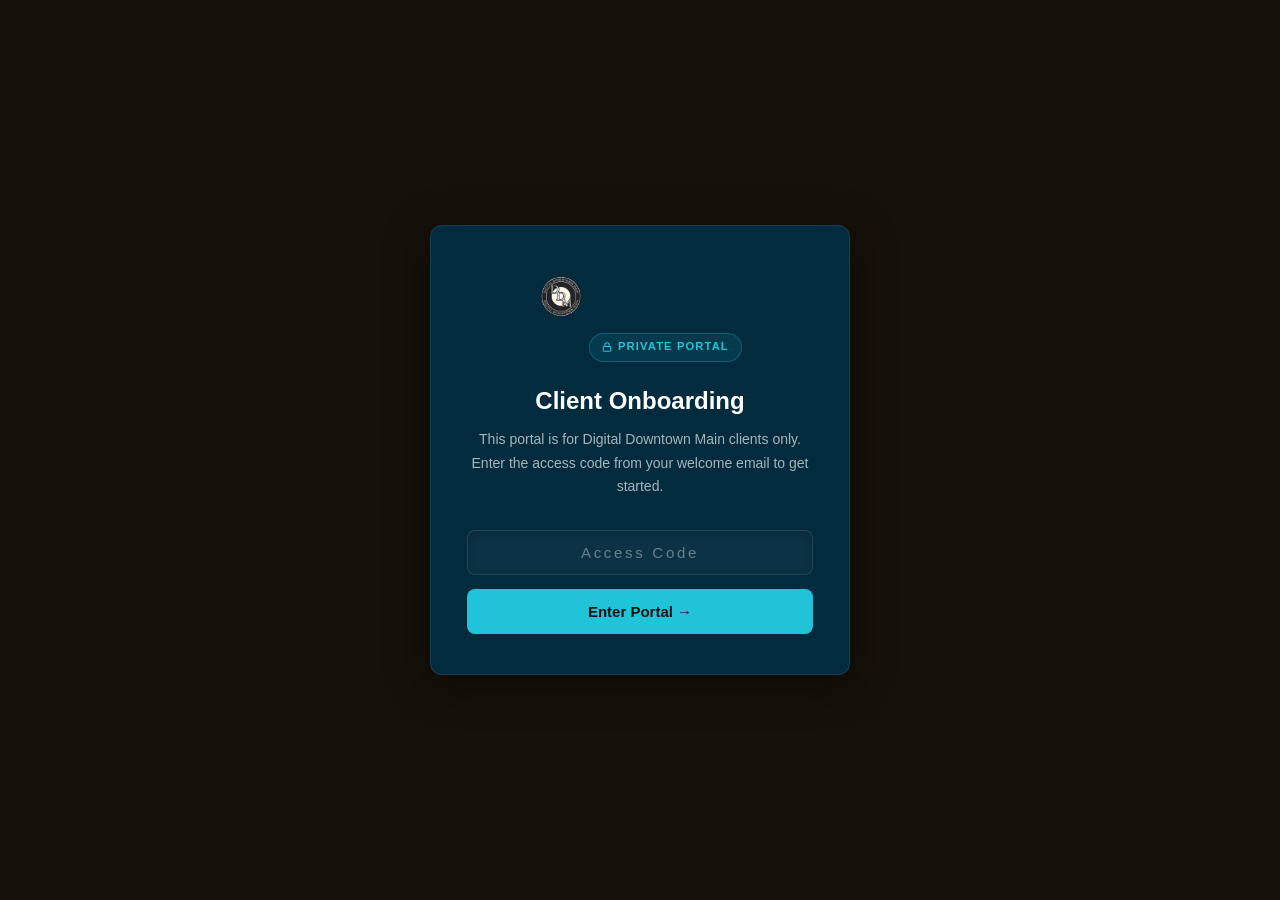
<file: onboarding/index.html>
<!DOCTYPE html>
<html lang="en">
<head>
  <meta charset="UTF-8">
  <meta name="viewport" content="width=device-width, initial-scale=1.0">
  <title>Client Onboarding Portal | Digital Downtown Main</title>
  <!-- Kept off search engines — private portal -->
  <meta name="robots" content="noindex, nofollow">
  <style>
    /* ── TOKENS ────────────────────────────────────────────────────── */
    :root {
      --bg:            #16110a;
      --card:          #022b3e;
      --accent:        #21c3d8;
      --accent-dim:    rgba(33, 195, 216, 0.10);
      --accent-border: rgba(33, 195, 216, 0.28);
      --text:          #ffffff;
      --text-muted:    rgba(255, 255, 255, 0.65);
      --text-subtle:   rgba(255, 255, 255, 0.38);
      --border:        rgba(255, 255, 255, 0.09);
      --border-focus:  rgba(33, 195, 216, 0.55);
      --input-bg:      rgba(255, 255, 255, 0.04);
      --shadow-card:   0 8px 40px rgba(0, 0, 0, 0.55);
      --error:         #ff6b6b;
      --warn:          #ffa94d;
      --ok:            #69db7c;
      --radius:        12px;
      --radius-sm:     8px;
      --font-head:     'TT Norms', 'Arial', sans-serif;
      --font-body:     'Arial MT Pro', 'Arial', sans-serif;
      --ease:          0.22s ease;
    }

    *, *::before, *::after { box-sizing: border-box; margin: 0; padding: 0; }

    html { scroll-behavior: smooth; }

    body {
      font-family: var(--font-body);
      background: var(--bg);
      color: var(--text);
      min-height: 100vh;
      line-height: 1.6;
      -webkit-font-smoothing: antialiased;
    }

    /* ── GATE ───────────────────────────────────────────────────────── */
    .gate {
      position: fixed;
      inset: 0;
      background: var(--bg);
      display: flex;
      align-items: center;
      justify-content: center;
      z-index: 9999;
      padding: 1.5rem;
    }

    .gate-card {
      background: var(--card);
      border: 1px solid var(--border);
      border-radius: var(--radius);
      padding: 3rem 2.25rem 2.5rem;
      max-width: 420px;
      width: 100%;
      text-align: center;
      box-shadow: var(--shadow-card);
    }

    .gate-logo { height: 46px; margin-bottom: 2rem; }

    .gate-badge {
      display: inline-flex;
      align-items: center;
      gap: 0.4rem;
      font-size: 0.7rem;
      font-weight: 700;
      letter-spacing: 0.1em;
      text-transform: uppercase;
      color: var(--accent);
      background: var(--accent-dim);
      border: 1px solid var(--accent-border);
      border-radius: 99px;
      padding: 0.3rem 0.75rem;
      margin-bottom: 1.25rem;
    }

    .gate-card h1 {
      font-family: var(--font-head);
      font-size: 1.5rem;
      font-weight: 700;
      margin-bottom: 0.5rem;
    }

    .gate-card > p {
      color: var(--text-muted);
      font-size: 0.875rem;
      margin-bottom: 2rem;
      line-height: 1.65;
    }

    .gate-input {
      width: 100%;
      padding: 0.875rem 1rem;
      background: var(--input-bg);
      border: 1px solid var(--border);
      border-radius: var(--radius-sm);
      color: var(--text);
      font-size: 1.1rem;
      text-align: center;
      letter-spacing: 0.18em;
      outline: none;
      transition: border-color var(--ease), box-shadow var(--ease);
      margin-bottom: 0.875rem;
      font-family: var(--font-body);
    }

    .gate-input:focus {
      border-color: var(--border-focus);
      box-shadow: 0 0 0 3px rgba(33, 195, 216, 0.12);
    }

    .gate-input.shake {
      animation: shake 0.4s ease;
      border-color: var(--error) !important;
    }

    @keyframes shake {
      0%, 100% { transform: translateX(0); }
      20%  { transform: translateX(-8px); }
      40%  { transform: translateX(8px); }
      60%  { transform: translateX(-5px); }
      80%  { transform: translateX(5px); }
    }

    .gate-btn {
      width: 100%;
      padding: 0.875rem;
      background: var(--accent);
      color: #16110a;
      font-family: var(--font-head);
      font-weight: 700;
      font-size: 0.9375rem;
      border: none;
      border-radius: var(--radius-sm);
      cursor: pointer;
      transition: opacity var(--ease), transform var(--ease);
    }

    .gate-btn:hover { opacity: 0.88; transform: translateY(-1px); }
    .gate-btn:active { transform: translateY(0); }

    .gate-error {
      margin-top: 0.875rem;
      font-size: 0.8rem;
      color: var(--error);
      display: none;
      line-height: 1.5;
    }

    .gate-error a { color: var(--accent); }

    /* ── APP SHELL ──────────────────────────────────────────────────── */
    .app { display: none; }
    .app.open { display: block; }

    /* Sticky header */
    .form-header {
      position: sticky;
      top: 0;
      z-index: 200;
      background: rgba(2, 43, 62, 0.92);
      backdrop-filter: blur(14px);
      border-bottom: 1px solid var(--border);
      padding: 1rem 1.5rem;
      display: flex;
      align-items: center;
      gap: 1rem;
    }

    .header-logo { height: 34px; }

    .header-meta { flex: 1; }

    .header-meta h2 {
      font-family: var(--font-head);
      font-size: 0.875rem;
      font-weight: 700;
    }

    .header-meta p {
      font-size: 0.7rem;
      color: var(--text-subtle);
    }

    .header-step {
      font-size: 0.72rem;
      font-weight: 700;
      color: var(--text-subtle);
      white-space: nowrap;
    }

    /* Progress */
    .progress-shell {
      max-width: 680px;
      margin: 0 auto;
      padding: 1.25rem 1.5rem 0;
    }

    .progress-track {
      height: 3px;
      background: var(--border);
      border-radius: 99px;
      overflow: hidden;
      margin-bottom: 0.625rem;
    }

    .progress-fill {
      height: 100%;
      background: var(--accent);
      border-radius: 99px;
      transition: width 0.45s cubic-bezier(0.4, 0, 0.2, 1);
      width: 25%;
    }

    .progress-labels {
      display: flex;
      justify-content: space-between;
    }

    .prog-lbl {
      font-size: 0.625rem;
      font-weight: 700;
      letter-spacing: 0.08em;
      text-transform: uppercase;
      color: var(--text-subtle);
      transition: color var(--ease);
    }

    .prog-lbl.on { color: var(--accent); }

    /* ── STEPS ──────────────────────────────────────────────────────── */
    .steps-shell {
      max-width: 680px;
      margin: 0 auto;
      padding: 2rem 1.5rem 7rem;
    }

    .step { display: none; }
    .step.on { display: block; }

    /* Step header */
    .step-eyebrow {
      display: inline-block;
      font-size: 0.6875rem;
      font-weight: 700;
      letter-spacing: 0.12em;
      text-transform: uppercase;
      color: var(--accent);
      margin-bottom: 0.5rem;
    }

    .step h2 {
      font-family: var(--font-head);
      font-size: clamp(1.5rem, 5vw, 2rem);
      font-weight: 700;
      line-height: 1.12;
      margin-bottom: 0.5rem;
    }

    .step-desc {
      color: var(--text-muted);
      font-size: 0.9rem;
      margin-bottom: 2.25rem;
      line-height: 1.65;
    }

    /* ── FORM FIELDS ────────────────────────────────────────────────── */
    .fg { margin-bottom: 1.875rem; }

    .fg label {
      display: block;
      font-weight: 700;
      font-size: 0.875rem;
      margin-bottom: 0.375rem;
    }

    .fg label .req { color: var(--accent); margin-left: 2px; }
    .fg label .opt { color: var(--text-subtle); font-weight: 400; font-size: 0.75rem; margin-left: 5px; }

    .help { font-size: 0.775rem; color: var(--text-muted); margin-bottom: 0.5rem; line-height: 1.55; }

    /* callout boxes */
    .callout {
      font-size: 0.775rem;
      line-height: 1.55;
      border-radius: var(--radius-sm);
      padding: 0.625rem 0.875rem;
      margin-bottom: 0.625rem;
      display: flex;
      align-items: flex-start;
      gap: 0.5rem;
    }

    .callout.info  { background: var(--accent-dim); border: 1px solid var(--accent-border); color: var(--accent); }
    .callout.warn  { background: rgba(255,169,77,0.08); border: 1px solid rgba(255,169,77,0.25); color: var(--warn); }
    .callout.ok    { background: rgba(105,219,124,0.07); border: 1px solid rgba(105,219,124,0.2); color: var(--ok); }
    .callout svg   { flex-shrink: 0; margin-top: 1px; }

    /* Inputs */
    input[type="text"],
    input[type="email"],
    input[type="tel"],
    input[type="password"],
    input[type="url"],
    textarea {
      width: 100%;
      padding: 0.8125rem 1rem;
      background: var(--input-bg);
      border: 1px solid var(--border);
      border-radius: var(--radius-sm);
      color: var(--text);
      font-family: var(--font-body);
      font-size: 0.9375rem;
      outline: none;
      box-shadow: inset 0 2px 8px rgba(0,0,0,0.22);
      transition: border-color var(--ease), box-shadow var(--ease);
    }

    input:focus, textarea:focus {
      border-color: var(--border-focus);
      box-shadow: inset 0 2px 8px rgba(0,0,0,0.22), 0 0 0 3px rgba(33,195,216,0.10);
    }

    input::placeholder, textarea::placeholder { color: var(--text-subtle); }

    input.err, textarea.err { border-color: var(--error) !important; }

    textarea {
      resize: vertical;
      min-height: 112px;
      line-height: 1.65;
    }

    /* Char counter */
    .char-counter { font-size: 0.7rem; color: var(--text-subtle); text-align: right; margin-top: 0.25rem; }

    /* Password reveal */
    .pass-wrap { position: relative; }
    .pass-wrap input { padding-right: 2.75rem; }
    .pass-reveal {
      position: absolute;
      right: 0.75rem;
      top: 50%;
      transform: translateY(-50%);
      background: none;
      border: none;
      cursor: pointer;
      color: var(--text-subtle);
      padding: 0.25rem;
      line-height: 0;
      transition: color var(--ease);
    }
    .pass-reveal:hover { color: var(--text); }

    /* ── FILE DROP ZONE ─────────────────────────────────────────────── */
    .file-zone {
      position: relative;
      border: 2px dashed var(--border);
      border-radius: var(--radius);
      padding: 2.25rem 1.5rem;
      text-align: center;
      cursor: pointer;
      transition: border-color var(--ease), background var(--ease);
    }

    .file-zone:hover, .file-zone.over {
      border-color: var(--accent);
      background: var(--accent-dim);
    }

    /* The native file input covers the entire zone invisibly */
    .file-zone input[type="file"] {
      position: absolute;
      inset: 0;
      opacity: 0;
      cursor: pointer;
      width: 100%;
      height: 100%;
      /* Reset styles that the global rule above would apply */
      padding: 0;
      background: none;
      border: none;
      border-radius: 0;
      box-shadow: none;
    }

    .file-zone-icon {
      width: 46px;
      height: 46px;
      margin: 0 auto 0.875rem;
      background: var(--accent-dim);
      border: 1px solid var(--accent-border);
      border-radius: var(--radius-sm);
      display: flex;
      align-items: center;
      justify-content: center;
      color: var(--accent);
    }

    .file-zone-primary { font-size: 0.9rem; font-weight: 700; margin-bottom: 0.25rem; }
    .file-zone-primary span { color: var(--accent); }
    .file-zone-sub { font-size: 0.75rem; color: var(--text-muted); }

    .file-list {
      margin-top: 0.75rem;
      display: flex;
      flex-direction: column;
      gap: 0.375rem;
    }

    .file-pill {
      display: flex;
      align-items: center;
      gap: 0.5rem;
      background: var(--accent-dim);
      border: 1px solid var(--accent-border);
      border-radius: 6px;
      padding: 0.375rem 0.75rem;
      font-size: 0.775rem;
      color: var(--text-muted);
    }

    .file-pill svg { color: var(--accent); flex-shrink: 0; }
    .file-pill .file-size { margin-left: auto; opacity: 0.5; }

    /* ── SERVICES TAGS ──────────────────────────────────────────────── */
    .tags-box {
      display: flex;
      flex-wrap: wrap;
      align-items: center;
      gap: 0.4rem;
      padding: 0.5rem 0.625rem;
      background: var(--input-bg);
      border: 1px solid var(--border);
      border-radius: var(--radius-sm);
      min-height: 48px;
      cursor: text;
      transition: border-color var(--ease), box-shadow var(--ease);
      box-shadow: inset 0 2px 8px rgba(0,0,0,0.22);
    }

    .tags-box:focus-within {
      border-color: var(--border-focus);
      box-shadow: inset 0 2px 8px rgba(0,0,0,0.22), 0 0 0 3px rgba(33,195,216,0.10);
    }

    .tags-box.err { border-color: var(--error) !important; }

    .chip {
      display: inline-flex;
      align-items: center;
      gap: 0.35rem;
      background: var(--accent-dim);
      border: 1px solid var(--accent-border);
      color: var(--accent);
      font-size: 0.775rem;
      font-weight: 700;
      padding: 0.2rem 0.6rem;
      border-radius: 99px;
      white-space: nowrap;
    }

    .chip-x {
      cursor: pointer;
      opacity: 0.65;
      font-size: 1rem;
      line-height: 1;
      transition: opacity var(--ease);
    }
    .chip-x:hover { opacity: 1; }

    .tag-typer {
      flex: 1;
      min-width: 160px;
      background: none;
      border: none;
      outline: none;
      color: var(--text);
      font-family: var(--font-body);
      font-size: 0.9rem;
      padding: 0.25rem 0.375rem;
      box-shadow: none;
    }

    .tags-hint { font-size: 0.7rem; color: var(--text-subtle); margin-top: 0.35rem; }

    /* Divider */
    .divider { border: none; border-top: 1px solid var(--border); margin: 2rem 0; }

    /* ── BOTTOM NAV ─────────────────────────────────────────────────── */
    .bottom-nav {
      position: fixed;
      bottom: 0;
      left: 0;
      right: 0;
      background: rgba(22, 17, 10, 0.95);
      backdrop-filter: blur(14px);
      border-top: 1px solid var(--border);
      padding: 0.875rem 1.5rem;
      display: flex;
      gap: 0.75rem;
      z-index: 200;
    }

    .btn-back {
      padding: 0.8125rem 1.25rem;
      background: transparent;
      border: 1px solid var(--border);
      border-radius: var(--radius-sm);
      color: var(--text-muted);
      font-family: var(--font-body);
      font-size: 0.875rem;
      font-weight: 600;
      cursor: pointer;
      transition: border-color var(--ease), color var(--ease);
      white-space: nowrap;
    }

    .btn-back:hover { border-color: rgba(255,255,255,0.3); color: var(--text); }

    .btn-advance {
      flex: 1;
      padding: 0.8125rem 1rem;
      background: var(--accent);
      border: none;
      border-radius: var(--radius-sm);
      color: #16110a;
      font-family: var(--font-head);
      font-size: 0.9375rem;
      font-weight: 700;
      cursor: pointer;
      transition: opacity var(--ease), transform var(--ease);
    }

    .btn-advance:hover { opacity: 0.88; transform: translateY(-1px); }
    .btn-advance:active { transform: translateY(0); }
    .btn-advance:disabled { opacity: 0.55; cursor: not-allowed; transform: none; }

    /* ── SUCCESS ────────────────────────────────────────────────────── */
    .success-wrap {
      display: none;
      flex-direction: column;
      align-items: center;
      justify-content: center;
      text-align: center;
      min-height: 75vh;
      padding: 3rem 1.5rem;
      max-width: 500px;
      margin: 0 auto;
    }

    .success-wrap.show { display: flex; }

    .success-ring {
      width: 84px;
      height: 84px;
      background: var(--accent-dim);
      border: 1px solid var(--accent-border);
      border-radius: 50%;
      display: flex;
      align-items: center;
      justify-content: center;
      margin-bottom: 1.75rem;
    }

    .success-wrap h2 {
      font-family: var(--font-head);
      font-size: 2rem;
      font-weight: 700;
      margin-bottom: 0.75rem;
    }

    .success-wrap p {
      color: var(--text-muted);
      font-size: 0.9375rem;
      line-height: 1.7;
    }

    .success-accent { color: var(--accent); font-weight: 700; }

    /* ── RESPONSIVE ─────────────────────────────────────────────────── */
    @media (max-width: 520px) {
      .progress-labels { display: none; }
      .header-meta p   { display: none; }
      .gate-card       { padding: 2.25rem 1.5rem 2rem; }
    }
  </style>
</head>
<body>

<!-- ═══════════════════════════════════════════════════════════════════
     PASSWORD GATE
     Default access code: DDM2026
     To change: find ACCESS_CODE in the <script> block at the bottom.
═══════════════════════════════════════════════════════════════════ -->
<div id="gate" class="gate">
  <div class="gate-card">
    <img src="../Digital Down no BG.svg" alt="Digital Downtown Main" class="gate-logo">
    <div class="gate-badge">
      <svg width="10" height="10" viewBox="0 0 24 24" fill="none" stroke="currentColor" stroke-width="2.5" stroke-linecap="round" stroke-linejoin="round"><rect x="3" y="11" width="18" height="11" rx="2"/><path d="M7 11V7a5 5 0 0 1 10 0v4"/></svg>
      Private Portal
    </div>
    <h1>Client Onboarding</h1>
    <p>This portal is for Digital Downtown Main clients only. Enter the access code from your welcome email to get started.</p>
    <input
      type="password"
      id="gate-input"
      class="gate-input"
      placeholder="Access Code"
      autocomplete="off"
      maxlength="30"
      aria-label="Access code"
    >
    <button class="gate-btn" id="gate-btn" onclick="checkGate()">Enter Portal →</button>
    <p class="gate-error" id="gate-error">
      Incorrect code. Double-check your welcome email or contact
      <a href="mailto:bret@digitaldowntownmain.com">bret@digitaldowntownmain.com</a>
    </p>
  </div>
</div>


<!-- ═══════════════════════════════════════════════════════════════════
     MAIN APPLICATION
═══════════════════════════════════════════════════════════════════ -->
<div id="app" class="app" aria-label="Client onboarding portal">

  <!-- Sticky header -->
  <header class="form-header">
    <img src="../Digital Down no BG.svg" alt="DDM" class="header-logo">
    <div class="header-meta">
      <h2>Onboarding Portal</h2>
      <p>Digital Downtown Main &bull; Confidential</p>
    </div>
    <span class="header-step" id="header-step">Step 1 of 4</span>
  </header>

  <!-- Progress bar -->
  <div class="progress-shell">
    <div class="progress-track">
      <div class="progress-fill" id="prog-fill"></div>
    </div>
    <div class="progress-labels" aria-hidden="true">
      <span class="prog-lbl on"  id="pl-1">Brand Identity</span>
      <span class="prog-lbl"     id="pl-2">Media &amp; Photos</span>
      <span class="prog-lbl"     id="pl-3">Business Data</span>
      <span class="prog-lbl"     id="pl-4">Tech &amp; Routing</span>
    </div>
  </div>

  <!-- ─── FORM ─────────────────────────────────────────────────────── -->
  <!--
    NOTE ON FILE UPLOADS: Web3Forms supports file attachments (multipart/form-data)
    on their Pro plan (up to 25 MB per submission). For larger photo sets,
    a Google Drive/Dropbox link field is included as an alternative.
    Replace YOUR_WEB3FORMS_ACCESS_KEY_HERE with your key from web3forms.com
  -->
  <form id="ob-form" method="POST" action="https://api.web3forms.com/submit" enctype="multipart/form-data" novalidate>
    <input type="hidden" name="access_key"  value="YOUR_WEB3FORMS_ACCESS_KEY_HERE">
    <input type="hidden" name="subject"     value="New Client Onboarding — Digital Downtown Main">
    <input type="hidden" name="from_name"   value="DDM Onboarding Portal">
    <input type="checkbox" name="botcheck"  style="display:none" tabindex="-1">

    <div class="steps-shell">

      <!-- ══════════════════════════════════════════════════
           STEP 1 — BRAND IDENTITY
      ══════════════════════════════════════════════════ -->
      <div class="step on" id="step-1">

        <span class="step-eyebrow">Step 1 of 4</span>
        <h2>Brand Identity</h2>
        <p class="step-desc">Your visual DNA. We use these assets to build a storefront that is unmistakably, 100% yours.</p>

        <!-- Logo Upload -->
        <div class="fg">
          <label for="logo-files">Logo Files <span class="req">*</span></label>
          <p class="help">Upload <strong>both primary and secondary</strong> logo variations. Files must have a transparent background. Accepted formats: <strong>.PNG, .SVG, or .AI</strong></p>
          <div class="file-zone" id="zone-logo">
            <input
              type="file"
              id="logo-files"
              name="logo_files"
              accept=".png,.svg,.ai,image/png,image/svg+xml"
              multiple
              required
            >
            <div class="file-zone-icon">
              <svg width="20" height="20" viewBox="0 0 24 24" fill="none" stroke="currentColor" stroke-width="1.8" stroke-linecap="round" stroke-linejoin="round"><path d="M21 15v4a2 2 0 0 1-2 2H5a2 2 0 0 1-2-2v-4"/><polyline points="17 8 12 3 7 8"/><line x1="12" y1="3" x2="12" y2="15"/></svg>
            </div>
            <p class="file-zone-primary"><span>Click to upload</span> or drag &amp; drop</p>
            <p class="file-zone-sub">.PNG (transparent bg) &nbsp;·&nbsp; .SVG &nbsp;·&nbsp; .AI &nbsp;|&nbsp; Primary + Secondary variations</p>
          </div>
          <div class="file-list" id="list-logo"></div>
        </div>

        <!-- Brand Colors -->
        <div class="fg">
          <label for="brand-colors">Brand Hex Colors <span class="opt">(optional)</span></label>
          <p class="help">Enter your exact hex codes separated by commas — e.g. <code style="color:var(--accent);font-size:0.8em">#FF5733, #1A1A2E</code>. Don't have them? No problem — our team will extract the precise shades directly from your uploaded logo files.</p>
          <input type="text" id="brand-colors" name="brand_colors" placeholder="#FFFFFF, #1A1A2E, #FF5733…" autocomplete="off">
        </div>

        <!-- Fonts -->
        <div class="fg">
          <label for="brand-fonts">Brand Fonts <span class="opt">(optional)</span></label>
          <p class="help">List any fonts used in your existing branding (e.g. <em>Montserrat Bold, Playfair Display</em>). If left blank, our team will pair high-converting, mobile-optimized typefaces that complement your visual identity.</p>
          <input type="text" id="brand-fonts" name="brand_fonts" placeholder="e.g. Montserrat, Playfair Display — or leave blank" autocomplete="off">
        </div>

      </div><!-- /step-1 -->


      <!-- ══════════════════════════════════════════════════
           STEP 2 — MEDIA & PHOTOS
      ══════════════════════════════════════════════════ -->
      <div class="step" id="step-2">

        <span class="step-eyebrow">Step 2 of 4</span>
        <h2>Media &amp; Photos</h2>
        <p class="step-desc">The single most powerful conversion driver on your site. Authentic photos of real work will always outperform stock imagery.</p>

        <!-- In-Action Shots -->
        <div class="fg">
          <label for="action-shots">In-Action Shots <span class="req">*</span> <span class="opt">(3–5 photos)</span></label>
          <p class="help">Clear, well-lit photos of your <strong>team on the job</strong> — branded vehicles, equipment, workspace, or your craft in progress.</p>
          <div class="file-zone" id="zone-action">
            <input type="file" id="action-shots" name="action_shots" accept="image/*" multiple required>
            <div class="file-zone-icon">
              <svg width="20" height="20" viewBox="0 0 24 24" fill="none" stroke="currentColor" stroke-width="1.8" stroke-linecap="round" stroke-linejoin="round"><rect x="3" y="3" width="18" height="18" rx="2"/><circle cx="8.5" cy="8.5" r="1.5"/><polyline points="21 15 16 10 5 21"/></svg>
            </div>
            <p class="file-zone-primary"><span>Click to upload</span> or drag &amp; drop</p>
            <p class="file-zone-sub">JPEG, PNG, HEIC &nbsp;|&nbsp; 3–5 photos &nbsp;·&nbsp; Max 10 MB each</p>
          </div>
          <div class="file-list" id="list-action"></div>
        </div>

        <!-- Portfolio Showcase -->
        <div class="fg">
          <label for="portfolio-shots">Portfolio Showcase <span class="opt">(5–10 photos, strongly recommended)</span></label>
          <div class="callout warn">
            <svg width="14" height="14" viewBox="0 0 24 24" fill="none" stroke="currentColor" stroke-width="2" stroke-linecap="round" stroke-linejoin="round"><path d="M10.29 3.86L1.82 18a2 2 0 0 0 1.71 3h16.94a2 2 0 0 0 1.71-3L13.71 3.86a2 2 0 0 0-3.42 0z"/><line x1="12" y1="9" x2="12" y2="13"/><line x1="12" y1="17" x2="12.01" y2="17"/></svg>
            <span><strong>Real photos convert significantly faster than stock.</strong> "Before &amp; after" shots are exceptionally effective at building instant trust with St. Louis customers.</span>
          </div>
          <p class="help">Completed projects, before &amp; after transformations, or your strongest finished work. The more real-world the better.</p>
          <div class="file-zone" id="zone-portfolio">
            <input type="file" id="portfolio-shots" name="portfolio_photos" accept="image/*" multiple>
            <div class="file-zone-icon">
              <svg width="20" height="20" viewBox="0 0 24 24" fill="none" stroke="currentColor" stroke-width="1.8" stroke-linecap="round" stroke-linejoin="round"><path d="M4 15s1-1 4-1 5 2 8 2 4-1 4-1V3s-1 1-4 1-5-2-8-2-4 1-4 1z"/><line x1="4" y1="22" x2="4" y2="15"/></svg>
            </div>
            <p class="file-zone-primary"><span>Click to upload</span> or drag &amp; drop</p>
            <p class="file-zone-sub">JPEG, PNG, HEIC &nbsp;|&nbsp; 5–10 photos &nbsp;·&nbsp; Before &amp; after preferred</p>
          </div>
          <div class="file-list" id="list-portfolio"></div>
        </div>

        <!-- Drive link alternative -->
        <div class="fg">
          <label for="drive-link">Google Drive or Dropbox Link <span class="opt">(optional)</span></label>
          <p class="help">Have a large folder of assets? Paste a shared link here as an alternative — or in addition — to direct upload.</p>
          <input type="url" id="drive-link" name="cloud_folder_link" placeholder="https://drive.google.com/drive/folders/…">
        </div>

      </div><!-- /step-2 -->


      <!-- ══════════════════════════════════════════════════
           STEP 3 — BUSINESS & SEO DATA
      ══════════════════════════════════════════════════ -->
      <div class="step" id="step-3">

        <span class="step-eyebrow">Step 3 of 4</span>
        <h2>Business &amp; SEO Data</h2>
        <p class="step-desc">The operational foundation of your storefront. Accuracy here directly determines your local search rankings.</p>

        <!-- NAP warning -->
        <div class="callout info">
          <svg width="14" height="14" viewBox="0 0 24 24" fill="none" stroke="currentColor" stroke-width="2" stroke-linecap="round" stroke-linejoin="round"><circle cx="12" cy="12" r="10"/><line x1="12" y1="8" x2="12" y2="12"/><line x1="12" y1="16" x2="12.01" y2="16"/></svg>
          <span><strong>NAP Consistency is Critical.</strong> Your Business Name, Address, and Phone must be an <strong>exact character-for-character match</strong> to your Google Business Profile. Any inconsistency — even abbreviations — can damage your local SEO rankings.</span>
        </div>

        <!-- Business Name -->
        <div class="fg" style="margin-top:1.5rem">
          <label for="biz-name">Business Name <span class="req">*</span></label>
          <input type="text" id="biz-name" name="business_name" placeholder="e.g. Smith's Premium Auto Detail" required autocomplete="organization">
        </div>

        <!-- Address -->
        <div class="fg">
          <label for="biz-address">Address or Service Areas <span class="req">*</span></label>
          <p class="help">Physical address — or list the cities and zip codes you serve if you are mobile-based.</p>
          <input type="text" id="biz-address" name="business_address" placeholder="e.g. 123 Main St, St. Louis, MO 63101 — or — St. Louis, Chesterfield, O'Fallon" required>
        </div>

        <!-- Phone -->
        <div class="fg">
          <label for="biz-phone">Phone Number <span class="req">*</span></label>
          <input type="tel" id="biz-phone" name="business_phone" placeholder="(314) 000-0000" required autocomplete="tel">
        </div>

        <hr class="divider">

        <!-- Core Services — Tag input -->
        <div class="fg">
          <label>Core Services <span class="req">*</span></label>
          <p class="help">Add your <strong>top 3–5 most profitable service offerings</strong>. These anchor your site's SEO architecture, service pages, and local keyword targeting. Type a service and press <strong>Enter</strong> or comma to add it.</p>
          <div class="tags-box" id="tags-box" onclick="document.getElementById('tag-typer').focus()">
            <input type="text" class="tag-typer" id="tag-typer" placeholder="Type a service, press Enter…" autocomplete="off" aria-label="Add a service">
          </div>
          <p class="tags-hint">e.g. Full Interior Detail &nbsp;·&nbsp; Paint Correction &nbsp;·&nbsp; Ceramic Coating &nbsp;·&nbsp; Fleet Service</p>
          <!-- Hidden field carries the tag values to Web3Forms -->
          <input type="hidden" id="services-val" name="core_services">
        </div>

        <!-- Elevator Pitch -->
        <div class="fg">
          <label for="elevator-pitch">Elevator Pitch <span class="req">*</span></label>
          <p class="help">In <strong>2–3 sentences</strong>: what makes you the best choice in your market? Be specific — name your city, your specialty, your competitive edge. <strong>This copy will directly power your site's SEO metadata, Google Business description, and primary hero headline.</strong></p>
          <textarea
            id="elevator-pitch"
            name="elevator_pitch"
            placeholder="e.g. St. Louis's only mobile detail crew certified in Ceramic Pro coatings. We bring showroom results to your driveway — same-day booking, zero hassle, guaranteed results or we come back."
            required
            maxlength="500"
          ></textarea>
          <p class="char-counter"><span id="pitch-count">0</span> / 500 characters</p>
        </div>

      </div><!-- /step-3 -->


      <!-- ══════════════════════════════════════════════════
           STEP 4 — TECHNICAL ACCESS & ROUTING
      ══════════════════════════════════════════════════ -->
      <div class="step" id="step-4">

        <span class="step-eyebrow">Step 4 of 4</span>
        <h2>Technical Access &amp; Routing</h2>
        <p class="step-desc">The final step. This is how we connect your domain to our enterprise hosting network and route new leads directly to your inbox.</p>

        <!-- Security callout -->
        <div class="callout ok">
          <svg width="14" height="14" viewBox="0 0 24 24" fill="none" stroke="currentColor" stroke-width="2" stroke-linecap="round" stroke-linejoin="round"><rect x="3" y="11" width="18" height="11" rx="2"/><path d="M7 11V7a5 5 0 0 1 10 0v4"/></svg>
          <span>All data is transmitted via <strong>256-bit encrypted HTTPS</strong> directly into your private project file. Your credentials are never stored in a database, shared with any third party, or accessible to anyone outside your dedicated project manager at Digital Downtown Main.</span>
        </div>

        <!-- Registrar Name -->
        <div class="fg" style="margin-top:1.5rem">
          <label for="registrar">Domain Registrar <span class="req">*</span></label>
          <p class="help">Where your domain name is registered. We need to update your DNS records to route your domain to our Netlify enterprise edge network. Common registrars: <strong>GoDaddy, Namecheap, Google Domains, Squarespace, Network Solutions.</strong></p>
          <input type="text" id="registrar" name="registrar_name" placeholder="e.g. GoDaddy, Namecheap, Google Domains…" required>
        </div>

        <!-- Registrar Username -->
        <div class="fg">
          <label for="reg-user">Registrar Login — Username or Email <span class="req">*</span></label>
          <input type="text" id="reg-user" name="registrar_username" placeholder="email@yourdomain.com" required autocomplete="off" spellcheck="false">
        </div>

        <!-- Registrar Password -->
        <div class="fg">
          <label for="reg-pass">Registrar Login — Password <span class="req">*</span></label>
          <div class="pass-wrap">
            <input type="password" id="reg-pass" name="registrar_password" placeholder="Your registrar account password" required autocomplete="new-password">
            <button type="button" class="pass-reveal" onclick="togglePass()" aria-label="Toggle password visibility">
              <svg id="eye-icon" width="17" height="17" viewBox="0 0 24 24" fill="none" stroke="currentColor" stroke-width="1.8" stroke-linecap="round" stroke-linejoin="round"><path d="M1 12s4-8 11-8 11 8 11 8-4 8-11 8-11-8-11-8z"/><circle cx="12" cy="12" r="3"/></svg>
            </button>
          </div>
        </div>

        <hr class="divider">

        <!-- Lead Destination Email -->
        <div class="fg">
          <label for="lead-email">Lead Destination Email <span class="req">*</span></label>
          <p class="help">Every new customer quote request and contact form submission from your website will be delivered to this address. Use an inbox you check daily.</p>
          <input type="email" id="lead-email" name="lead_destination_email" placeholder="jane@yourbusiness.com" required autocomplete="email">
        </div>

        <!-- Additional Notes -->
        <div class="fg">
          <label for="extra-notes">Anything Else We Should Know? <span class="opt">(optional)</span></label>
          <p class="help">Competitors to stand apart from, booking platforms to integrate (e.g. Housecall Pro, Jobber), specific pages or features requested, or any other context for your build.</p>
          <textarea id="extra-notes" name="additional_notes" placeholder="e.g. We use Housecall Pro for scheduling. Our main competitor is X. We'd love a dedicated 'Fleet Services' page…"></textarea>
        </div>

      </div><!-- /step-4 -->

    </div><!-- /steps-shell -->
  </form>

  <!-- Success screen -->
  <div class="success-wrap" id="success-wrap">
    <div class="success-ring">
      <svg width="38" height="38" viewBox="0 0 24 24" fill="none" stroke="#21c3d8" stroke-width="1.6" stroke-linecap="round" stroke-linejoin="round"><path d="M22 11.08V12a10 10 0 1 1-5.93-9.14"/><polyline points="22 4 12 14.01 9 11.01"/></svg>
    </div>
    <h2>Assets Received.</h2>
    <p>
      Your onboarding submission has been delivered to the Digital Downtown Main team.
      We will review your assets and be in touch within <strong class="success-accent">one business day</strong>
      to kick off your build.<br><br>
      Expected go-live: <span class="success-accent">within 48 hours of this submission.</span>
    </p>
  </div>

  <!-- Sticky nav -->
  <nav class="bottom-nav" id="bottom-nav" aria-label="Form navigation">
    <button class="btn-back" id="btn-back" onclick="prevStep()" style="display:none">← Back</button>
    <button class="btn-advance" id="btn-advance" onclick="advance()">Continue →</button>
  </nav>

</div><!-- /app -->


<script>
  // ═══════════════════════════════════════════════════════════════════
  //  CONFIGURATION
  //  Change ACCESS_CODE to whatever passphrase you send clients.
  // ═══════════════════════════════════════════════════════════════════
  const ACCESS_CODE = 'DDM2026';

  // ── GATE ────────────────────────────────────────────────────────────
  const gateInput = document.getElementById('gate-input');
  const gateError = document.getElementById('gate-error');

  function checkGate() {
    if (gateInput.value.trim() === ACCESS_CODE) {
      document.getElementById('gate').style.display = 'none';
      document.getElementById('app').classList.add('open');
    } else {
      gateError.style.display = 'block';
      gateInput.value = '';
      gateInput.classList.add('shake');
      gateInput.addEventListener('animationend', () => gateInput.classList.remove('shake'), { once: true });
      gateInput.focus();
    }
  }

  gateInput.addEventListener('keydown', e => { if (e.key === 'Enter') checkGate(); });

  // ── STEP STATE ──────────────────────────────────────────────────────
  let step = 1;
  const TOTAL = 4;

  function syncUI() {
    // Steps
    for (let i = 1; i <= TOTAL; i++) {
      document.getElementById(`step-${i}`).classList.toggle('on', i === step);
      document.getElementById(`pl-${i}`).classList.toggle('on', i === step);
    }

    // Progress fill
    document.getElementById('prog-fill').style.width = `${(step / TOTAL) * 100}%`;

    // Header counter
    document.getElementById('header-step').textContent = `Step ${step} of ${TOTAL}`;

    // Back button
    document.getElementById('btn-back').style.display = step > 1 ? 'block' : 'none';

    // Advance button label
    const adv = document.getElementById('btn-advance');
    adv.textContent = step === TOTAL ? 'Submit Assets →' : 'Continue →';

    window.scrollTo({ top: 0, behavior: 'smooth' });
  }

  function advance() {
    if (!validateStep()) return;
    if (step < TOTAL) { step++; syncUI(); }
    else { submitForm(); }
  }

  function prevStep() {
    if (step > 1) { step--; syncUI(); }
  }

  // ── VALIDATION ──────────────────────────────────────────────────────
  function validateStep() {
    const stepEl = document.getElementById(`step-${step}`);
    let ok = true;

    // Standard required fields
    stepEl.querySelectorAll('[required]').forEach(el => {
      if (!el.value.trim()) {
        el.classList.add('err');
        if (ok) { el.focus(); el.scrollIntoView({ behavior: 'smooth', block: 'center' }); }
        ok = false;
      } else {
        el.classList.remove('err');
      }
    });

    // Tags (step 3 only)
    if (step === 3) {
      const box = document.getElementById('tags-box');
      const val = document.getElementById('services-val').value;
      if (!val.trim()) {
        box.classList.add('err');
        if (ok) { document.getElementById('tag-typer').focus(); }
        ok = false;
      } else {
        box.classList.remove('err');
      }
    }

    if (!ok) {
      // Flash the step heading red briefly
      const h2 = stepEl.querySelector('h2');
      const orig = h2.style.color;
      h2.style.color = 'var(--error)';
      h2.style.transition = 'color 0.6s';
      setTimeout(() => { h2.style.color = orig; }, 1000);
    }
    return ok;
  }

  // Remove error styling on user input
  document.addEventListener('input', e => {
    if (e.target.matches('input, textarea')) e.target.classList.remove('err');
  });

  // ── FORM SUBMISSION ─────────────────────────────────────────────────
  async function submitForm() {
    const adv = document.getElementById('btn-advance');
    adv.textContent = 'Submitting…';
    adv.disabled = true;

    const form   = document.getElementById('ob-form');
    const formData = new FormData(form); // multipart/form-data for file uploads

    try {
      const res    = await fetch('https://api.web3forms.com/submit', { method: 'POST', body: formData });
      const result = await res.json();

      if (res.ok && result.success) {
        form.style.display = 'none';
        document.getElementById('bottom-nav').style.display = 'none';
        document.getElementById('success-wrap').classList.add('show');
        window.scrollTo({ top: 0, behavior: 'smooth' });
      } else {
        adv.textContent = 'Submit Assets →';
        adv.disabled = false;
        showSubmitError(result.message || 'Something went wrong. Please try again.');
      }
    } catch {
      adv.textContent = 'Submit Assets →';
      adv.disabled = false;
      showSubmitError('Network error. Check your connection and try again.');
    }
  }

  function showSubmitError(msg) {
    let el = document.getElementById('submit-error');
    if (!el) {
      el = document.createElement('p');
      el.id = 'submit-error';
      el.style.cssText = 'color:var(--error);font-size:.8rem;margin-top:.75rem;text-align:center;padding:.6rem 1rem;background:rgba(255,107,107,.08);border:1px solid rgba(255,107,107,.25);border-radius:8px;';
      document.getElementById('bottom-nav').prepend(el);
    }
    el.textContent = msg;
  }

  // ── FILE DROP ZONES ─────────────────────────────────────────────────
  function wireZone(zoneId, inputId, listId) {
    const zone  = document.getElementById(zoneId);
    const input = document.getElementById(inputId);
    const list  = document.getElementById(listId);

    input.addEventListener('change', () => renderList(input.files, list));

    zone.addEventListener('dragover', e => { e.preventDefault(); zone.classList.add('over'); });
    zone.addEventListener('dragleave', () => zone.classList.remove('over'));
    zone.addEventListener('drop', e => {
      e.preventDefault();
      zone.classList.remove('over');
      renderList(e.dataTransfer.files, list);
    });
  }

  function renderList(files, listEl) {
    listEl.innerHTML = '';
    Array.from(files).forEach(f => {
      const pill = document.createElement('div');
      pill.className = 'file-pill';
      pill.innerHTML = `
        <svg width="13" height="13" viewBox="0 0 24 24" fill="none" stroke="currentColor" stroke-width="2" stroke-linecap="round" stroke-linejoin="round">
          <path d="M13 2H6a2 2 0 0 0-2 2v16a2 2 0 0 0 2 2h12a2 2 0 0 0 2-2V9z"/>
          <polyline points="13 2 13 9 20 9"/>
        </svg>
        <span>${f.name}</span>
        <span class="file-size">${(f.size / 1024).toFixed(0)} KB</span>
      `;
      listEl.appendChild(pill);
    });
  }

  wireZone('zone-logo',      'logo-files',      'list-logo');
  wireZone('zone-action',    'action-shots',    'list-action');
  wireZone('zone-portfolio', 'portfolio-shots', 'list-portfolio');

  // ── SERVICES TAGS ───────────────────────────────────────────────────
  const tagStore = [];
  const typer    = document.getElementById('tag-typer');
  const tagsBox  = document.getElementById('tags-box');
  const tagsVal  = document.getElementById('services-val');

  typer.addEventListener('keydown', e => {
    if ((e.key === 'Enter' || e.key === ',') && typer.value.trim()) {
      e.preventDefault();
      addChip(typer.value.replace(',', '').trim());
    }
    if (e.key === 'Backspace' && !typer.value && tagStore.length) {
      removeChip(tagStore.length - 1);
    }
  });

  // Also support tapping away on mobile (blur after comma)
  typer.addEventListener('blur', () => {
    if (typer.value.trim()) addChip(typer.value.trim());
  });

  function addChip(val) {
    if (!val || tagStore.includes(val) || tagStore.length >= 5) return;
    tagStore.push(val);
    renderChips();
    typer.value = '';
    typer.placeholder = tagStore.length >= 5 ? 'Max 5 services reached' : 'Add another…';
  }

  function removeChip(i) {
    tagStore.splice(i, 1);
    renderChips();
    typer.placeholder = 'Type a service, press Enter…';
  }

  function renderChips() {
    tagsBox.querySelectorAll('.chip').forEach(el => el.remove());
    tagStore.forEach((t, i) => {
      const chip = document.createElement('span');
      chip.className = 'chip';
      chip.innerHTML = `${t}<span class="chip-x" onclick="removeChip(${i})" aria-label="Remove ${t}">×</span>`;
      tagsBox.insertBefore(chip, typer);
    });
    tagsVal.value = tagStore.join(', ');
    tagsBox.classList.remove('err');
  }

  // ── ELEVATOR PITCH COUNTER ──────────────────────────────────────────
  document.getElementById('elevator-pitch').addEventListener('input', function () {
    document.getElementById('pitch-count').textContent = this.value.length;
  });

  // ── PASSWORD REVEAL ─────────────────────────────────────────────────
  function togglePass() {
    const f = document.getElementById('reg-pass');
    f.type = f.type === 'password' ? 'text' : 'password';
    document.getElementById('eye-icon').style.opacity = f.type === 'text' ? '1' : '0.5';
  }
</script>

</body>
</html>
</file>
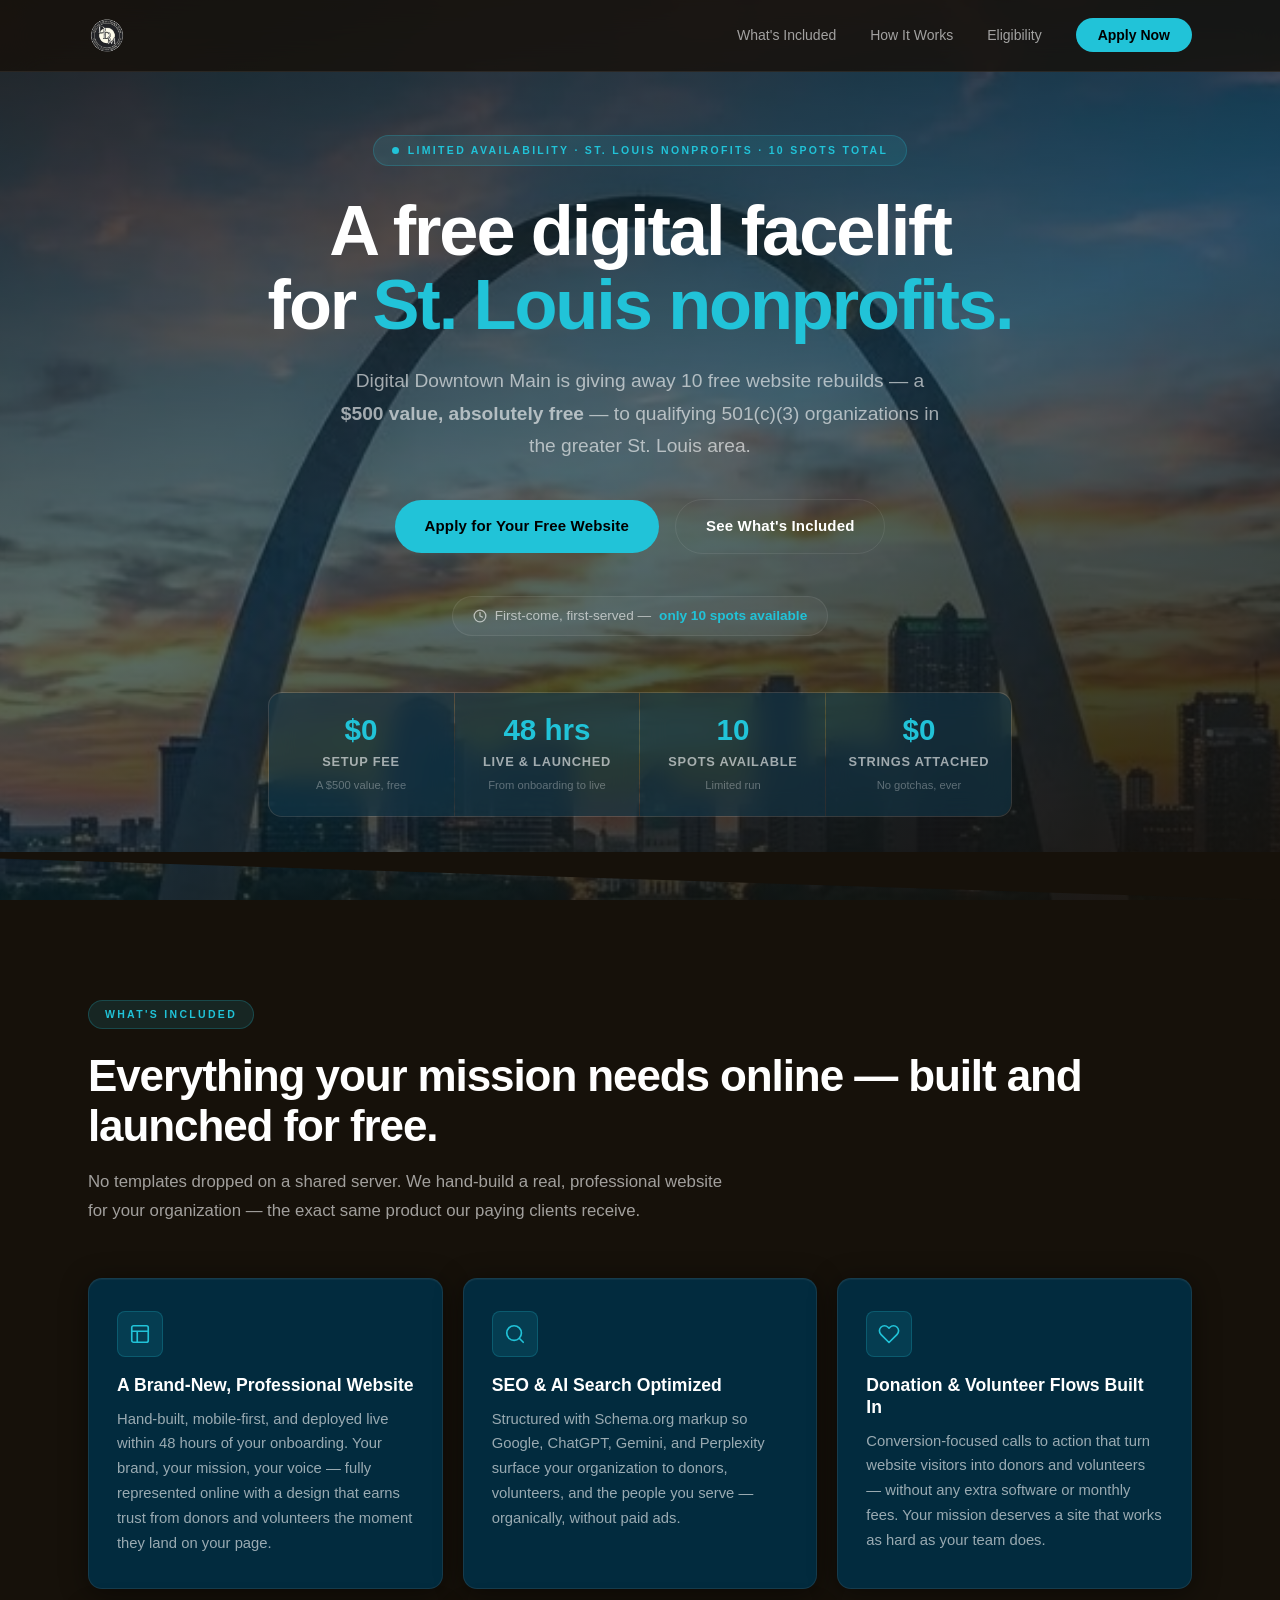
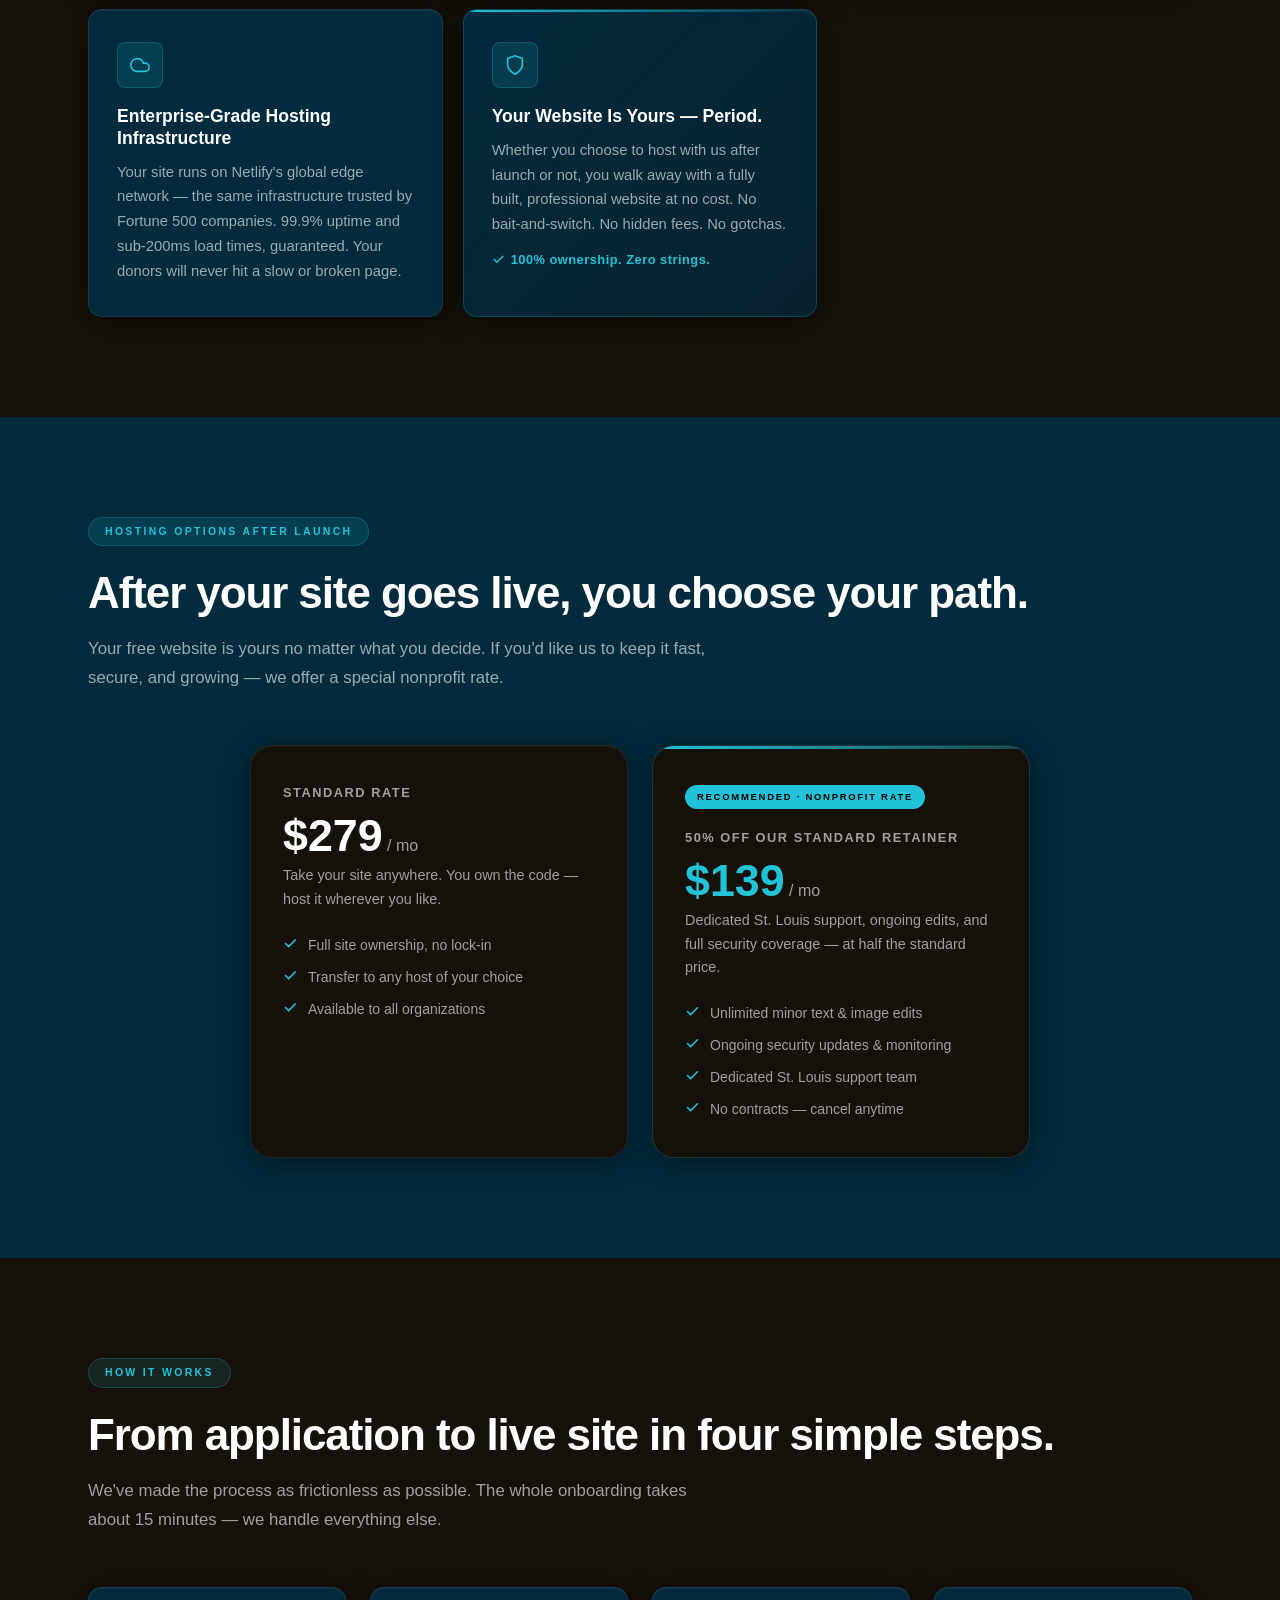
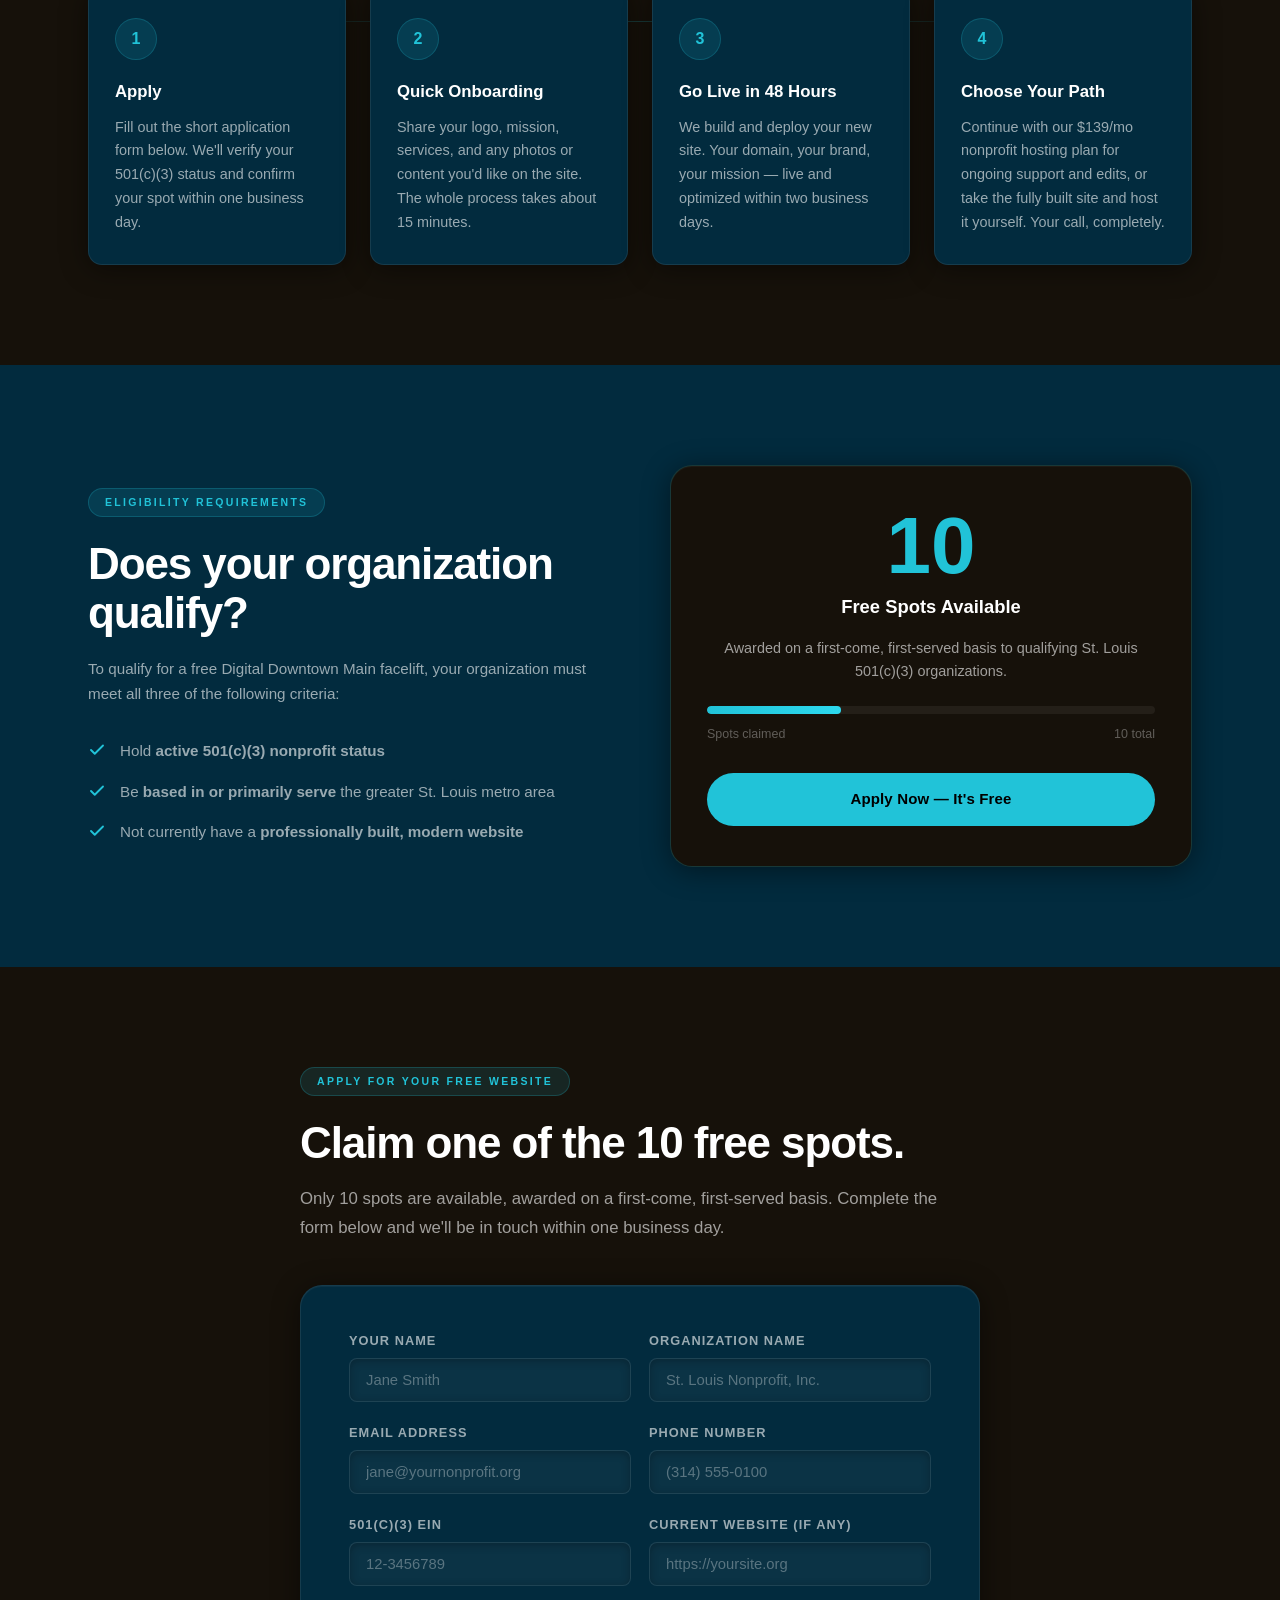
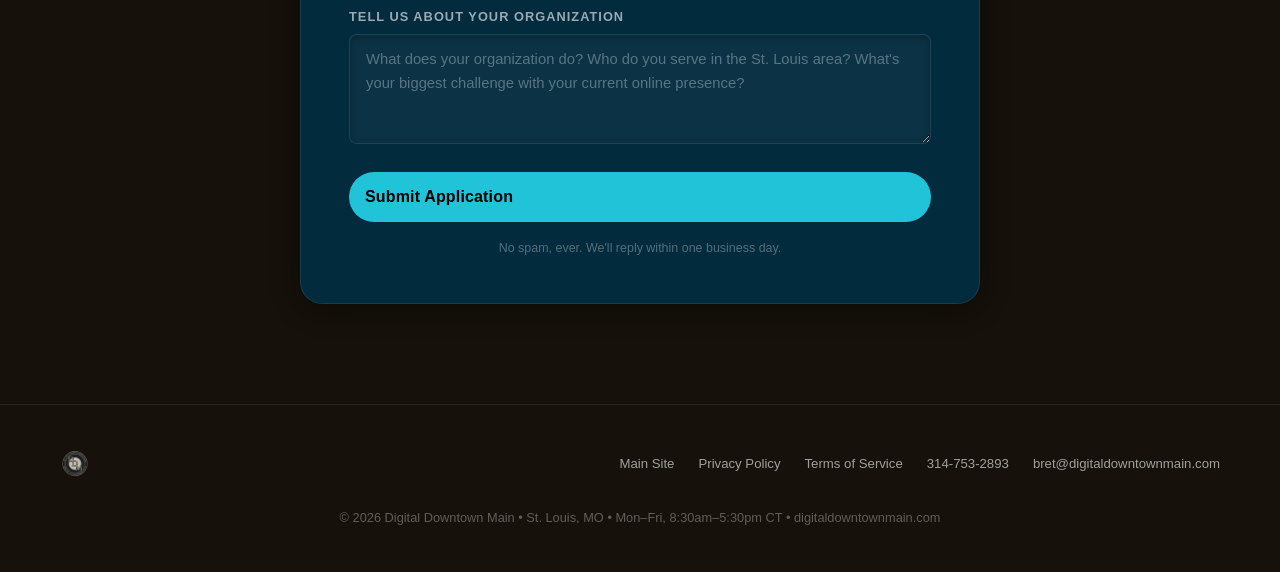
<file: nonprofit.html>
<!DOCTYPE html>
<html lang="en">
<head>
  <meta charset="UTF-8">
  <meta name="viewport" content="width=device-width, initial-scale=1.0">
  <title>Free Website for St. Louis Nonprofits | Digital Downtown Main</title>
  <meta name="description" content="Digital Downtown Main is giving away 10 free professional website rebuilds — a $500 value — to qualifying 501(c)(3) organizations in the greater St. Louis area. Limited spots.">
  <meta name="author" content="Bret Penn, Digital Downtown Main">

  <!-- Open Graph -->
  <meta property="og:title" content="Free Website for St. Louis Nonprofits | Digital Downtown Main">
  <meta property="og:description" content="10 free professional website rebuilds for qualifying St. Louis 501(c)(3) organizations. Live in 48 hours. No strings attached.">
  <meta property="og:type" content="website">
  <meta property="og:url" content="https://www.digitaldowntownmain.com/nonprofit">

  <!-- Schema: NonprofitType -->
  <script type="application/ld+json">
  {
    "@context": "https://schema.org",
    "@type": "Offer",
    "name": "Free Website Rebuild for St. Louis Nonprofits",
    "description": "Digital Downtown Main is offering 10 free professional website rebuilds to qualifying 501(c)(3) organizations in the greater St. Louis area.",
    "price": "0.00",
    "priceCurrency": "USD",
    "availability": "https://schema.org/LimitedAvailability",
    "seller": {
      "@type": "Organization",
      "name": "Digital Downtown Main",
      "url": "https://www.digitaldowntownmain.com",
      "telephone": "314-753-2893",
      "email": "bret@digitaldowntownmain.com"
    }
  }
  </script>

  <style>
    /* ================================================================
       DIGITAL DOWNTOWN MAIN — Nonprofit Landing Page
       Aesthetic: High-End SaaS / Dark Tech Luxury
    ================================================================ */

    /* ── CUSTOM PROPERTIES ───────────────────────────────────────── */
    :root {
      --bg:              #16110a;
      --bg-card:         #022b3e;
      --accent:          #21c3d8;
      --accent-dim:      rgba(33, 195, 216, 0.12);
      --accent-glow:     rgba(33, 195, 216, 0.28);
      --accent-border:   rgba(33, 195, 216, 0.22);
      --white:           #ffffff;
      --text:            #ffffff;
      --text-muted:      rgba(255, 255, 255, 0.60);
      --text-subtle:     rgba(255, 255, 255, 0.32);
      --border:          rgba(255, 255, 255, 0.08);
      --shadow-card:     0 4px 28px rgba(0, 0, 0, 0.45), 0 1px 0 rgba(255, 255, 255, 0.04) inset;
      --shadow-hover:    0 12px 48px rgba(0, 0, 0, 0.65), 0 0 0 1px rgba(33, 195, 216, 0.18);
      --radius:          14px;
      --radius-sm:       8px;
      --radius-lg:       22px;
      --radius-pill:     100px;
      --font-heading:    'TT Norms', 'TT Norms Pro', Arial, sans-serif;
      --font-body:       'Arial MT Pro', Arial, sans-serif;
      --nav-h:           72px;
      --max-w:           1160px;
      --ease:            cubic-bezier(0.4, 0, 0.2, 1);
      --transition:      0.25s var(--ease);
    }

    /* ── RESET ──────────────────────────────────────────────────── */
    *, *::before, *::after { box-sizing: border-box; margin: 0; padding: 0; }
    html { font-size: 16px; -webkit-text-size-adjust: 100%; scroll-behavior: smooth; }
    body {
      background-color: var(--bg);
      color: var(--text);
      font-family: var(--font-body);
      line-height: 1.65;
      -webkit-font-smoothing: antialiased;
      -moz-osx-font-smoothing: grayscale;
      overflow-x: hidden;
    }
    img { display: block; max-width: 100%; height: auto; }
    a { color: inherit; text-decoration: none; }
    ul { list-style: none; }

    /* ── LAYOUT ─────────────────────────────────────────────────── */
    .container {
      width: 100%;
      max-width: var(--max-w);
      margin: 0 auto;
      padding: 0 28px;
    }

    .section-label {
      display: inline-flex;
      align-items: center;
      font-family: var(--font-body);
      font-size: 10.5px;
      font-weight: 700;
      letter-spacing: 0.22em;
      text-transform: uppercase;
      color: var(--accent);
      background: var(--accent-dim);
      border: 1px solid var(--accent-border);
      padding: 5px 16px;
      border-radius: var(--radius-pill);
      margin-bottom: 22px;
    }

    .section-heading {
      font-family: var(--font-heading);
      font-size: clamp(1.75rem, 3.5vw, 2.75rem);
      font-weight: 800;
      line-height: 1.12;
      letter-spacing: -0.025em;
      margin-bottom: 18px;
    }

    .section-intro {
      font-size: 1.05rem;
      color: var(--text-muted);
      max-width: 640px;
      line-height: 1.72;
      margin-bottom: 52px;
    }

    /* ── ANIMATIONS ─────────────────────────────────────────────── */
    .fade-in {
      opacity: 0;
      transform: translateY(30px);
      transition: opacity 0.65s var(--ease), transform 0.65s var(--ease);
    }
    .fade-in--visible { opacity: 1; transform: none; }

    /* ── BUTTONS ────────────────────────────────────────────────── */
    .btn {
      display: inline-flex;
      align-items: center;
      gap: 8px;
      font-family: var(--font-body);
      font-size: 0.94rem;
      font-weight: 700;
      letter-spacing: 0.01em;
      padding: 14px 30px;
      border-radius: var(--radius-pill);
      border: none;
      cursor: pointer;
      transition: transform var(--transition), box-shadow var(--transition), background var(--transition);
      text-decoration: none;
    }
    .btn-primary {
      background: var(--accent);
      color: #000;
    }
    .btn-primary:hover {
      background: #2dd9ef;
      transform: translateY(-2px);
      box-shadow: 0 8px 32px rgba(33, 195, 216, 0.45);
    }
    .btn-ghost {
      background: transparent;
      color: var(--white);
      border: 1px solid var(--border);
    }
    .btn-ghost:hover {
      border-color: var(--accent-border);
      background: var(--accent-dim);
      transform: translateY(-2px);
    }

    /* ══════════════════════════════════════════════════════════════
       NAVIGATION
    ══════════════════════════════════════════════════════════════ */
    .nav {
      position: fixed;
      top: 0;
      left: 0;
      right: 0;
      z-index: 900;
      height: var(--nav-h);
      background: rgba(22, 17, 10, 0.82);
      backdrop-filter: blur(18px);
      -webkit-backdrop-filter: blur(18px);
      border-bottom: 1px solid var(--border);
      transition: background var(--transition);
    }
    .nav-inner {
      max-width: var(--max-w);
      margin: 0 auto;
      padding: 0 28px;
      height: 100%;
      display: flex;
      align-items: center;
      justify-content: space-between;
      gap: 24px;
    }
    .nav-logo { display: flex; align-items: center; }
    .logo-img { height: 38px; width: auto; }
    .nav-links {
      display: flex;
      align-items: center;
      gap: 34px;
    }
    .nav-links a {
      font-size: 0.875rem;
      font-weight: 500;
      color: var(--text-muted);
      transition: color var(--transition);
    }
    .nav-links a:hover { color: var(--white); }
    .nav-links .nav-cta {
      background: var(--accent);
      color: #000;
      font-weight: 700;
      padding: 9px 22px;
      border-radius: var(--radius-pill);
      font-size: 0.875rem;
      transition: background var(--transition), box-shadow var(--transition), transform var(--transition);
    }
    .nav-links .nav-cta:hover {
      background: #2dd9ef;
      transform: translateY(-1px);
      box-shadow: 0 4px 18px rgba(33, 195, 216, 0.4);
    }
    .nav-toggle {
      display: none;
      flex-direction: column;
      gap: 5px;
      background: none;
      border: none;
      cursor: pointer;
      padding: 4px;
    }
    .nav-toggle span {
      display: block;
      width: 24px;
      height: 2px;
      background: var(--white);
      border-radius: 2px;
      transition: transform var(--transition), opacity var(--transition);
    }

    /* ══════════════════════════════════════════════════════════════
       HERO
    ══════════════════════════════════════════════════════════════ */
    .hero {
      position: relative;
      min-height: 100svh;
      display: flex;
      align-items: center;
      justify-content: center;
      text-align: center;
      padding: calc(var(--nav-h) + 60px) 28px 80px;
      overflow: hidden;
    }
    .hero-bg {
      position: absolute;
      inset: 0;
      z-index: 0;
    }
    .hero-img {
      width: 100%;
      height: 100%;
      object-fit: cover;
      object-position: center 30%;
    }
    .hero-overlay {
      position: absolute;
      inset: 0;
      background: linear-gradient(
        160deg,
        rgba(22, 17, 10, 0.78) 0%,
        rgba(2, 43, 62, 0.65) 50%,
        rgba(22, 17, 10, 0.90) 100%
      );
    }
    .hero-content {
      position: relative;
      z-index: 1;
      max-width: 820px;
      margin: 0 auto;
    }
    .hero-badge {
      display: inline-flex;
      align-items: center;
      font-size: 10.5px;
      font-weight: 700;
      letter-spacing: 0.22em;
      text-transform: uppercase;
      color: var(--accent);
      background: var(--accent-dim);
      border: 1px solid var(--accent-border);
      padding: 6px 18px;
      border-radius: var(--radius-pill);
      margin-bottom: 28px;
    }
    /* Pulsing dot before badge */
    .hero-badge::before {
      content: '';
      display: inline-block;
      width: 7px;
      height: 7px;
      background: var(--accent);
      border-radius: 50%;
      margin-right: 9px;
      animation: pulse 2s ease-in-out infinite;
    }
    @keyframes pulse {
      0%, 100% { opacity: 1; transform: scale(1); }
      50% { opacity: 0.45; transform: scale(0.75); }
    }
    .hero-headline {
      font-family: var(--font-heading);
      font-size: clamp(2.4rem, 6vw, 4.4rem);
      font-weight: 900;
      line-height: 1.06;
      letter-spacing: -0.03em;
      margin-bottom: 22px;
    }
    .hero-headline .accent { color: var(--accent); }
    .hero-sub {
      font-size: clamp(1rem, 1.8vw, 1.2rem);
      color: var(--text-muted);
      line-height: 1.7;
      max-width: 600px;
      margin: 0 auto 36px;
    }
    .hero-actions {
      display: flex;
      align-items: center;
      justify-content: center;
      gap: 16px;
      flex-wrap: wrap;
      margin-bottom: 42px;
    }
    .hero-availability {
      display: inline-flex;
      align-items: center;
      gap: 8px;
      font-size: 0.85rem;
      color: var(--text-muted);
      background: rgba(255,255,255,0.04);
      border: 1px solid var(--border);
      padding: 8px 20px;
      border-radius: var(--radius-pill);
    }
    .hero-availability strong { color: var(--accent); }

    /* Stat bar inside hero */
    .hero-stats {
      display: grid;
      grid-template-columns: repeat(4, 1fr);
      gap: 1px;
      background: var(--border);
      border: 1px solid var(--border);
      border-radius: var(--radius);
      overflow: hidden;
      margin-top: 56px;
      max-width: 860px;
      margin-left: auto;
      margin-right: auto;
    }
    .hero-stat {
      background: rgba(2, 43, 62, 0.55);
      backdrop-filter: blur(12px);
      padding: 22px 18px;
      text-align: center;
    }
    .hero-stat-value {
      font-family: var(--font-heading);
      font-size: 1.85rem;
      font-weight: 900;
      color: var(--accent);
      line-height: 1;
      margin-bottom: 6px;
    }
    .hero-stat-label {
      font-size: 0.8rem;
      font-weight: 700;
      letter-spacing: 0.06em;
      text-transform: uppercase;
      color: var(--text-muted);
    }
    .hero-stat-note {
      font-size: 0.7rem;
      color: var(--text-subtle);
      margin-top: 4px;
    }

    /* Shape divider */
    .shape-divider-bottom {
      position: absolute;
      bottom: 0;
      left: 0;
      width: 100%;
      overflow: hidden;
      line-height: 0;
      z-index: 1;
    }
    .shape-divider-bottom svg { display: block; width: 100%; height: 48px; }
    .shape-fill { fill: var(--bg); }

    /* ══════════════════════════════════════════════════════════════
       WHAT'S INCLUDED
    ══════════════════════════════════════════════════════════════ */
    .included {
      padding: 100px 0;
      background: var(--bg);
    }
    .included-grid {
      display: grid;
      grid-template-columns: repeat(auto-fit, minmax(300px, 1fr));
      gap: 20px;
      margin-top: 52px;
    }
    .included-card {
      background: var(--bg-card);
      border: 1px solid var(--border);
      border-radius: var(--radius);
      padding: 32px 28px;
      box-shadow: var(--shadow-card);
      transition: transform var(--transition), box-shadow var(--transition), border-color var(--transition);
    }
    .included-card:hover {
      transform: translateY(-4px);
      box-shadow: var(--shadow-hover);
      border-color: var(--accent-border);
    }
    .included-card--featured {
      border-color: var(--accent-border);
      background: linear-gradient(135deg, rgba(2,43,62,1) 0%, rgba(2,43,62,0.7) 100%);
      position: relative;
      overflow: hidden;
    }
    .included-card--featured::before {
      content: '';
      position: absolute;
      top: 0;
      left: 0;
      right: 0;
      height: 2px;
      background: linear-gradient(90deg, var(--accent), transparent);
    }
    .card-icon {
      width: 46px;
      height: 46px;
      background: var(--accent-dim);
      border: 1px solid var(--accent-border);
      border-radius: var(--radius-sm);
      display: flex;
      align-items: center;
      justify-content: center;
      color: var(--accent);
      margin-bottom: 18px;
    }
    .included-card h3 {
      font-family: var(--font-heading);
      font-size: 1.1rem;
      font-weight: 700;
      margin-bottom: 10px;
      line-height: 1.25;
    }
    .included-card p {
      font-size: 0.925rem;
      color: var(--text-muted);
      line-height: 1.68;
    }
    .yours-note {
      display: inline-flex;
      align-items: center;
      gap: 6px;
      font-size: 0.8rem;
      font-weight: 700;
      color: var(--accent);
      margin-top: 12px;
      letter-spacing: 0.04em;
    }

    /* ══════════════════════════════════════════════════════════════
       HOSTING OPTIONS (AFTER LAUNCH)
    ══════════════════════════════════════════════════════════════ */
    .hosting {
      padding: 100px 0;
      background: var(--bg-card);
      position: relative;
    }
    .hosting-grid {
      display: grid;
      grid-template-columns: 1fr 1fr;
      gap: 24px;
      max-width: 780px;
      margin: 52px auto 0;
    }
    .hosting-card {
      background: var(--bg);
      border: 1px solid var(--border);
      border-radius: var(--radius-lg);
      padding: 36px 32px;
      box-shadow: var(--shadow-card);
      transition: transform var(--transition), box-shadow var(--transition), border-color var(--transition);
    }
    .hosting-card:hover {
      transform: translateY(-4px);
      box-shadow: var(--shadow-hover);
    }
    .hosting-card--recommended {
      border-color: var(--accent-border);
      position: relative;
      overflow: hidden;
    }
    .hosting-card--recommended::before {
      content: '';
      position: absolute;
      top: 0; left: 0; right: 0;
      height: 3px;
      background: linear-gradient(90deg, var(--accent), rgba(33,195,216,0.3));
    }
    .hosting-badge {
      display: inline-flex;
      align-items: center;
      font-size: 9.5px;
      font-weight: 700;
      letter-spacing: 0.18em;
      text-transform: uppercase;
      color: #000;
      background: var(--accent);
      padding: 4px 12px;
      border-radius: var(--radius-pill);
      margin-bottom: 18px;
    }
    .hosting-card-type {
      font-size: 0.8rem;
      font-weight: 700;
      letter-spacing: 0.12em;
      text-transform: uppercase;
      color: var(--text-muted);
      margin-bottom: 10px;
    }
    .hosting-price {
      font-family: var(--font-heading);
      font-size: 2.8rem;
      font-weight: 900;
      line-height: 1;
      margin-bottom: 6px;
    }
    .hosting-price span {
      font-size: 1rem;
      font-weight: 500;
      color: var(--text-muted);
    }
    .hosting-desc {
      font-size: 0.9rem;
      color: var(--text-muted);
      line-height: 1.65;
      margin-bottom: 22px;
    }
    .hosting-features {
      display: flex;
      flex-direction: column;
      gap: 9px;
    }
    .hosting-feature {
      display: flex;
      align-items: flex-start;
      gap: 10px;
      font-size: 0.875rem;
      color: var(--text-muted);
    }
    .hosting-feature svg { flex-shrink: 0; margin-top: 2px; color: var(--accent); }

    /* ══════════════════════════════════════════════════════════════
       HOW IT WORKS
    ══════════════════════════════════════════════════════════════ */
    .how-it-works {
      padding: 100px 0;
      background: var(--bg);
    }
    .steps-grid {
      display: grid;
      grid-template-columns: repeat(auto-fit, minmax(240px, 1fr));
      gap: 24px;
      margin-top: 52px;
      position: relative;
    }
    /* Connector line between steps */
    .steps-grid::before {
      content: '';
      position: absolute;
      top: 34px;
      left: 10%;
      right: 10%;
      height: 1px;
      background: linear-gradient(90deg, transparent, var(--accent-border), var(--accent-border), transparent);
      z-index: 0;
    }
    .step-card {
      background: var(--bg-card);
      border: 1px solid var(--border);
      border-radius: var(--radius);
      padding: 30px 26px;
      box-shadow: var(--shadow-card);
      position: relative;
      z-index: 1;
      transition: transform var(--transition), box-shadow var(--transition), border-color var(--transition);
    }
    .step-card:hover {
      transform: translateY(-4px);
      box-shadow: var(--shadow-hover);
      border-color: var(--accent-border);
    }
    .step-number {
      width: 42px;
      height: 42px;
      background: var(--accent-dim);
      border: 1px solid var(--accent-border);
      border-radius: 50%;
      display: flex;
      align-items: center;
      justify-content: center;
      font-family: var(--font-heading);
      font-size: 1rem;
      font-weight: 900;
      color: var(--accent);
      margin-bottom: 18px;
    }
    .step-card h3 {
      font-family: var(--font-heading);
      font-size: 1.05rem;
      font-weight: 700;
      margin-bottom: 10px;
    }
    .step-card p {
      font-size: 0.9rem;
      color: var(--text-muted);
      line-height: 1.65;
    }

    /* ══════════════════════════════════════════════════════════════
       ELIGIBILITY
    ══════════════════════════════════════════════════════════════ */
    .eligibility {
      padding: 100px 0;
      background: var(--bg-card);
    }
    .eligibility-inner {
      display: grid;
      grid-template-columns: 1fr 1fr;
      gap: 60px;
      align-items: center;
    }
    .eligibility-list {
      display: flex;
      flex-direction: column;
      gap: 16px;
      margin-top: 32px;
    }
    .eligibility-item {
      display: flex;
      align-items: flex-start;
      gap: 14px;
      font-size: 0.95rem;
      line-height: 1.6;
      color: var(--text-muted);
    }
    .eligibility-item svg { flex-shrink: 0; margin-top: 2px; color: var(--accent); }
    .eligibility-callout {
      background: var(--bg);
      border: 1px solid var(--accent-border);
      border-radius: var(--radius-lg);
      padding: 40px 36px;
      box-shadow: var(--shadow-card);
      text-align: center;
    }
    .eligibility-callout .big-number {
      font-family: var(--font-heading);
      font-size: 5rem;
      font-weight: 900;
      color: var(--accent);
      line-height: 1;
      margin-bottom: 6px;
    }
    .eligibility-callout .big-label {
      font-size: 1.15rem;
      font-weight: 700;
      margin-bottom: 14px;
    }
    .eligibility-callout .big-sub {
      font-size: 0.9rem;
      color: var(--text-muted);
      line-height: 1.65;
    }
    .spots-bar {
      background: rgba(255,255,255,0.06);
      border-radius: var(--radius-pill);
      height: 8px;
      margin: 22px 0 10px;
      overflow: hidden;
    }
    .spots-bar-fill {
      height: 100%;
      width: 30%;
      background: linear-gradient(90deg, var(--accent), #2dd9ef);
      border-radius: var(--radius-pill);
    }
    .spots-bar-label {
      font-size: 0.78rem;
      color: var(--text-subtle);
      display: flex;
      justify-content: space-between;
    }

    /* ══════════════════════════════════════════════════════════════
       APPLICATION FORM
    ══════════════════════════════════════════════════════════════ */
    .apply {
      padding: 100px 0;
      background: var(--bg);
    }
    .apply-inner {
      max-width: 680px;
      margin: 0 auto;
    }
    .apply-form {
      background: var(--bg-card);
      border: 1px solid var(--border);
      border-radius: var(--radius-lg);
      padding: 44px 48px;
      box-shadow: var(--shadow-card);
      margin-top: 42px;
    }
    .form-row {
      display: grid;
      grid-template-columns: 1fr 1fr;
      gap: 18px;
    }
    .form-group {
      display: flex;
      flex-direction: column;
      gap: 7px;
      margin-bottom: 20px;
    }
    .form-group.full { grid-column: 1 / -1; }
    .form-label {
      font-size: 0.8rem;
      font-weight: 700;
      letter-spacing: 0.08em;
      text-transform: uppercase;
      color: var(--text-muted);
    }
    .form-input, .form-textarea {
      background: rgba(255, 255, 255, 0.04);
      border: 1px solid var(--border);
      border-radius: var(--radius-sm);
      padding: 13px 16px;
      font-family: var(--font-body);
      font-size: 0.925rem;
      color: var(--text);
      width: 100%;
      transition: border-color var(--transition), box-shadow var(--transition);
      box-shadow: inset 0 2px 8px rgba(0,0,0,0.25);
      outline: none;
    }
    .form-input::placeholder, .form-textarea::placeholder { color: var(--text-subtle); }
    .form-input:focus, .form-textarea:focus {
      border-color: var(--accent-border);
      box-shadow: inset 0 2px 8px rgba(0,0,0,0.25), 0 0 0 3px rgba(33,195,216,0.12);
    }
    .form-textarea {
      resize: vertical;
      min-height: 110px;
      line-height: 1.6;
    }
    .form-submit {
      width: 100%;
      padding: 16px;
      font-size: 1rem;
      font-weight: 800;
      margin-top: 8px;
    }
    .form-disclaimer {
      font-size: 0.78rem;
      color: var(--text-subtle);
      text-align: center;
      margin-top: 16px;
    }

    /* ══════════════════════════════════════════════════════════════
       FOOTER
    ══════════════════════════════════════════════════════════════ */
    .footer {
      background: var(--bg);
      border-top: 1px solid var(--border);
      padding: 44px 28px;
    }
    .footer-inner {
      max-width: var(--max-w);
      margin: 0 auto;
      display: flex;
      align-items: center;
      justify-content: space-between;
      flex-wrap: wrap;
      gap: 18px;
    }
    .footer-logo img { height: 30px; width: auto; opacity: 0.75; }
    .footer-links {
      display: flex;
      align-items: center;
      gap: 24px;
      flex-wrap: wrap;
    }
    .footer-links a {
      font-size: 0.825rem;
      color: var(--text-muted);
      transition: color var(--transition);
    }
    .footer-links a:hover { color: var(--accent); }
    .footer-copy {
      font-size: 0.8rem;
      color: var(--text-subtle);
      text-align: center;
      width: 100%;
      margin-top: 10px;
    }
    .footer-copy a {
      color: var(--text-subtle);
      transition: color var(--transition);
    }
    .footer-copy a:hover { color: var(--accent); }

    /* ══════════════════════════════════════════════════════════════
       RESPONSIVE
    ══════════════════════════════════════════════════════════════ */
    @media (max-width: 860px) {
      .hero-stats { grid-template-columns: repeat(2, 1fr); }
      .hosting-grid { grid-template-columns: 1fr; max-width: 480px; }
      .eligibility-inner { grid-template-columns: 1fr; }
      .eligibility-callout { order: -1; }
      .steps-grid::before { display: none; }
    }

    @media (max-width: 640px) {
      .nav-links { display: none; }
      .nav-toggle { display: flex; }
      .nav-links.is-open {
        display: flex;
        flex-direction: column;
        position: absolute;
        top: var(--nav-h);
        left: 0;
        right: 0;
        background: rgba(22, 17, 10, 0.97);
        padding: 20px 28px;
        border-bottom: 1px solid var(--border);
        gap: 18px;
      }
      .hero-stats { grid-template-columns: repeat(2, 1fr); }
      .apply-form { padding: 32px 24px; }
      .form-row { grid-template-columns: 1fr; }
      .included-grid { grid-template-columns: 1fr; }
      .footer-inner { flex-direction: column; align-items: flex-start; }
    }

    @media (max-width: 420px) {
      .hero-stats { grid-template-columns: 1fr 1fr; }
    }
  </style>
</head>
<body>

  <!-- ===================== NAVIGATION ===================== -->
  <nav class="nav" id="nav">
    <div class="nav-inner">
      <a href="index.html" class="nav-logo" aria-label="Digital Downtown Main Home">
        <img src="Digital Down no BG.svg" alt="Digital Downtown Main Logo" class="logo-img">
      </a>
      <ul class="nav-links" role="list" id="nav-links">
        <li><a href="#included">What's Included</a></li>
        <li><a href="#how-it-works">How It Works</a></li>
        <li><a href="#eligibility">Eligibility</a></li>
        <li><a href="#apply" class="nav-cta">Apply Now</a></li>
      </ul>
      <button class="nav-toggle" aria-label="Toggle navigation menu" aria-expanded="false" id="nav-toggle">
        <span></span><span></span><span></span>
      </button>
    </div>
  </nav>


  <!-- ===================== 1. HERO ===================== -->
  <section class="hero" id="hero" aria-label="Hero">
    <div class="hero-bg" aria-hidden="true">
      <img src="Hero Banner Arch Photo.jpg" alt="St. Louis Gateway Arch — Digital Downtown Main serves the greater St. Louis metro area" class="hero-img">
      <div class="hero-overlay"></div>
    </div>
    <div class="hero-content">
      <div class="hero-badge">Limited Availability · St. Louis Nonprofits · 10 Spots Total</div>
      <h1 class="hero-headline">
        A free digital facelift<br>for <span class="accent">St. Louis nonprofits.</span>
      </h1>
      <p class="hero-sub">
        Digital Downtown Main is giving away 10 free website rebuilds — a <strong>$500 value, absolutely free</strong> — to qualifying 501(c)(3) organizations in the greater St. Louis area.
      </p>
      <div class="hero-actions">
        <a href="#apply" class="btn btn-primary">Apply for Your Free Website</a>
        <a href="#included" class="btn btn-ghost">See What's Included</a>
      </div>
      <div class="hero-availability">
        <svg width="14" height="14" viewBox="0 0 24 24" fill="none" stroke="currentColor" stroke-width="2.2" stroke-linecap="round" stroke-linejoin="round"><circle cx="12" cy="12" r="10"/><polyline points="12 6 12 12 16 14"/></svg>
        First-come, first-served &mdash; <strong>only 10 spots available</strong>
      </div>

      <div class="hero-stats">
        <div class="hero-stat">
          <div class="hero-stat-value">$0</div>
          <div class="hero-stat-label">Setup Fee</div>
          <div class="hero-stat-note">A $500 value, free</div>
        </div>
        <div class="hero-stat">
          <div class="hero-stat-value">48 hrs</div>
          <div class="hero-stat-label">Live & Launched</div>
          <div class="hero-stat-note">From onboarding to live</div>
        </div>
        <div class="hero-stat">
          <div class="hero-stat-value">10</div>
          <div class="hero-stat-label">Spots Available</div>
          <div class="hero-stat-note">Limited run</div>
        </div>
        <div class="hero-stat">
          <div class="hero-stat-value">$0</div>
          <div class="hero-stat-label">Strings Attached</div>
          <div class="hero-stat-note">No gotchas, ever</div>
        </div>
      </div>
    </div>

    <div class="shape-divider-bottom" aria-hidden="true">
      <svg data-name="Layer 1" xmlns="http://www.w3.org/2000/svg" viewBox="0 0 1200 120" preserveAspectRatio="none">
        <path d="M1200 120L0 16.48 0 0 1200 0 1200 120z" class="shape-fill"></path>
      </svg>
    </div>
  </section>


  <!-- ===================== 2. WHAT'S INCLUDED ===================== -->
  <section class="included" id="included" aria-labelledby="included-heading">
    <div class="container">
      <div class="section-label">What's Included</div>
      <h2 class="section-heading" id="included-heading">Everything your mission needs online — built and launched for free.</h2>
      <p class="section-intro">No templates dropped on a shared server. We hand-build a real, professional website for your organization — the exact same product our paying clients receive.</p>

      <div class="included-grid">

        <div class="included-card fade-in">
          <div class="card-icon" aria-hidden="true">
            <svg width="22" height="22" viewBox="0 0 24 24" fill="none" stroke="currentColor" stroke-width="1.8" stroke-linecap="round" stroke-linejoin="round"><rect x="3" y="3" width="18" height="18" rx="2"/><path d="M3 9h18M9 21V9"/></svg>
          </div>
          <h3>A Brand-New, Professional Website</h3>
          <p>Hand-built, mobile-first, and deployed live within 48 hours of your onboarding. Your brand, your mission, your voice — fully represented online with a design that earns trust from donors and volunteers the moment they land on your page.</p>
        </div>

        <div class="included-card fade-in">
          <div class="card-icon" aria-hidden="true">
            <svg width="22" height="22" viewBox="0 0 24 24" fill="none" stroke="currentColor" stroke-width="1.8" stroke-linecap="round" stroke-linejoin="round"><circle cx="11" cy="11" r="8"/><path d="m21 21-4.35-4.35"/></svg>
          </div>
          <h3>SEO &amp; AI Search Optimized</h3>
          <p>Structured with Schema.org markup so Google, ChatGPT, Gemini, and Perplexity surface your organization to donors, volunteers, and the people you serve — organically, without paid ads.</p>
        </div>

        <div class="included-card fade-in">
          <div class="card-icon" aria-hidden="true">
            <svg width="22" height="22" viewBox="0 0 24 24" fill="none" stroke="currentColor" stroke-width="1.8" stroke-linecap="round" stroke-linejoin="round"><path d="M20.84 4.61a5.5 5.5 0 0 0-7.78 0L12 5.67l-1.06-1.06a5.5 5.5 0 0 0-7.78 7.78l1.06 1.06L12 21.23l7.78-7.78 1.06-1.06a5.5 5.5 0 0 0 0-7.78z"/></svg>
          </div>
          <h3>Donation &amp; Volunteer Flows Built In</h3>
          <p>Conversion-focused calls to action that turn website visitors into donors and volunteers — without any extra software or monthly fees. Your mission deserves a site that works as hard as your team does.</p>
        </div>

        <div class="included-card fade-in">
          <div class="card-icon" aria-hidden="true">
            <svg width="22" height="22" viewBox="0 0 24 24" fill="none" stroke="currentColor" stroke-width="1.8" stroke-linecap="round" stroke-linejoin="round"><path d="M17.5 19H9a7 7 0 1 1 6.71-9h1.79a4.5 4.5 0 1 1 0 9Z"/></svg>
          </div>
          <h3>Enterprise-Grade Hosting Infrastructure</h3>
          <p>Your site runs on Netlify's global edge network — the same infrastructure trusted by Fortune 500 companies. 99.9% uptime and sub-200ms load times, guaranteed. Your donors will never hit a slow or broken page.</p>
        </div>

        <div class="included-card included-card--featured fade-in">
          <div class="card-icon" aria-hidden="true">
            <svg width="22" height="22" viewBox="0 0 24 24" fill="none" stroke="currentColor" stroke-width="1.8" stroke-linecap="round" stroke-linejoin="round"><path d="M12 22s8-4 8-10V5l-8-3-8 3v7c0 6 8 10 8 10z"/></svg>
          </div>
          <h3>Your Website Is Yours — Period.</h3>
          <p>Whether you choose to host with us after launch or not, you walk away with a fully built, professional website at no cost. No bait-and-switch. No hidden fees. No gotchas.</p>
          <div class="yours-note">
            <svg width="13" height="13" viewBox="0 0 24 24" fill="none" stroke="currentColor" stroke-width="2.5" stroke-linecap="round" stroke-linejoin="round"><polyline points="20 6 9 17 4 12"/></svg>
            100% ownership. Zero strings.
          </div>
        </div>

      </div>
    </div>
  </section>


  <!-- ===================== 3. HOSTING OPTIONS ===================== -->
  <section class="hosting" id="hosting" aria-labelledby="hosting-heading">
    <div class="container">
      <div class="section-label">Hosting Options After Launch</div>
      <h2 class="section-heading" id="hosting-heading">After your site goes live, you choose your path.</h2>
      <p class="section-intro">Your free website is yours no matter what you decide. If you'd like us to keep it fast, secure, and growing — we offer a special nonprofit rate.</p>

      <div class="hosting-grid">

        <div class="hosting-card fade-in">
          <div class="hosting-card-type">Standard Rate</div>
          <div class="hosting-price">$279<span> / mo</span></div>
          <p class="hosting-desc">Take your site anywhere. You own the code — host it wherever you like.</p>
          <ul class="hosting-features">
            <li class="hosting-feature">
              <svg width="15" height="15" viewBox="0 0 24 24" fill="none" stroke="currentColor" stroke-width="2.5" stroke-linecap="round" stroke-linejoin="round"><polyline points="20 6 9 17 4 12"/></svg>
              Full site ownership, no lock-in
            </li>
            <li class="hosting-feature">
              <svg width="15" height="15" viewBox="0 0 24 24" fill="none" stroke="currentColor" stroke-width="2.5" stroke-linecap="round" stroke-linejoin="round"><polyline points="20 6 9 17 4 12"/></svg>
              Transfer to any host of your choice
            </li>
            <li class="hosting-feature">
              <svg width="15" height="15" viewBox="0 0 24 24" fill="none" stroke="currentColor" stroke-width="2.5" stroke-linecap="round" stroke-linejoin="round"><polyline points="20 6 9 17 4 12"/></svg>
              Available to all organizations
            </li>
          </ul>
        </div>

        <div class="hosting-card hosting-card--recommended fade-in">
          <div class="hosting-badge">Recommended · Nonprofit Rate</div>
          <div class="hosting-card-type">50% Off Our Standard Retainer</div>
          <div class="hosting-price" style="color: var(--accent);">$139<span> / mo</span></div>
          <p class="hosting-desc">Dedicated St. Louis support, ongoing edits, and full security coverage — at half the standard price.</p>
          <ul class="hosting-features">
            <li class="hosting-feature">
              <svg width="15" height="15" viewBox="0 0 24 24" fill="none" stroke="currentColor" stroke-width="2.5" stroke-linecap="round" stroke-linejoin="round"><polyline points="20 6 9 17 4 12"/></svg>
              Unlimited minor text &amp; image edits
            </li>
            <li class="hosting-feature">
              <svg width="15" height="15" viewBox="0 0 24 24" fill="none" stroke="currentColor" stroke-width="2.5" stroke-linecap="round" stroke-linejoin="round"><polyline points="20 6 9 17 4 12"/></svg>
              Ongoing security updates &amp; monitoring
            </li>
            <li class="hosting-feature">
              <svg width="15" height="15" viewBox="0 0 24 24" fill="none" stroke="currentColor" stroke-width="2.5" stroke-linecap="round" stroke-linejoin="round"><polyline points="20 6 9 17 4 12"/></svg>
              Dedicated St. Louis support team
            </li>
            <li class="hosting-feature">
              <svg width="15" height="15" viewBox="0 0 24 24" fill="none" stroke="currentColor" stroke-width="2.5" stroke-linecap="round" stroke-linejoin="round"><polyline points="20 6 9 17 4 12"/></svg>
              No contracts — cancel anytime
            </li>
          </ul>
        </div>

      </div>
    </div>
  </section>


  <!-- ===================== 4. HOW IT WORKS ===================== -->
  <section class="how-it-works" id="how-it-works" aria-labelledby="how-it-works-heading">
    <div class="container">
      <div class="section-label">How It Works</div>
      <h2 class="section-heading" id="how-it-works-heading">From application to live site in four simple steps.</h2>
      <p class="section-intro">We've made the process as frictionless as possible. The whole onboarding takes about 15 minutes — we handle everything else.</p>

      <div class="steps-grid">

        <div class="step-card fade-in">
          <div class="step-number">1</div>
          <h3>Apply</h3>
          <p>Fill out the short application form below. We'll verify your 501(c)(3) status and confirm your spot within one business day.</p>
        </div>

        <div class="step-card fade-in">
          <div class="step-number">2</div>
          <h3>Quick Onboarding</h3>
          <p>Share your logo, mission, services, and any photos or content you'd like on the site. The whole process takes about 15 minutes.</p>
        </div>

        <div class="step-card fade-in">
          <div class="step-number">3</div>
          <h3>Go Live in 48 Hours</h3>
          <p>We build and deploy your new site. Your domain, your brand, your mission — live and optimized within two business days.</p>
        </div>

        <div class="step-card fade-in">
          <div class="step-number">4</div>
          <h3>Choose Your Path</h3>
          <p>Continue with our $139/mo nonprofit hosting plan for ongoing support and edits, or take the fully built site and host it yourself. Your call, completely.</p>
        </div>

      </div>
    </div>
  </section>


  <!-- ===================== 5. ELIGIBILITY ===================== -->
  <section class="eligibility" id="eligibility" aria-labelledby="eligibility-heading">
    <div class="container">
      <div class="eligibility-inner">

        <div>
          <div class="section-label">Eligibility Requirements</div>
          <h2 class="section-heading" id="eligibility-heading">Does your organization qualify?</h2>
          <p style="font-size: 0.95rem; color: var(--text-muted); line-height: 1.7; margin-bottom: 0;">To qualify for a free Digital Downtown Main facelift, your organization must meet all three of the following criteria:</p>

          <ul class="eligibility-list">
            <li class="eligibility-item fade-in">
              <svg width="18" height="18" viewBox="0 0 24 24" fill="none" stroke="currentColor" stroke-width="2.5" stroke-linecap="round" stroke-linejoin="round"><polyline points="20 6 9 17 4 12"/></svg>
              <span>Hold <strong>active 501(c)(3) nonprofit status</strong></span>
            </li>
            <li class="eligibility-item fade-in">
              <svg width="18" height="18" viewBox="0 0 24 24" fill="none" stroke="currentColor" stroke-width="2.5" stroke-linecap="round" stroke-linejoin="round"><polyline points="20 6 9 17 4 12"/></svg>
              <span>Be <strong>based in or primarily serve</strong> the greater St. Louis metro area</span>
            </li>
            <li class="eligibility-item fade-in">
              <svg width="18" height="18" viewBox="0 0 24 24" fill="none" stroke="currentColor" stroke-width="2.5" stroke-linecap="round" stroke-linejoin="round"><polyline points="20 6 9 17 4 12"/></svg>
              <span>Not currently have a <strong>professionally built, modern website</strong></span>
            </li>
          </ul>
        </div>

        <div class="eligibility-callout fade-in">
          <div class="big-number">10</div>
          <div class="big-label">Free Spots Available</div>
          <p class="big-sub">Awarded on a first-come, first-served basis to qualifying St. Louis 501(c)(3) organizations.</p>
          <div class="spots-bar" aria-hidden="true">
            <div class="spots-bar-fill"></div>
          </div>
          <div class="spots-bar-label">
            <span>Spots claimed</span>
            <span>10 total</span>
          </div>
          <a href="#apply" class="btn btn-primary" style="width: 100%; justify-content: center; margin-top: 28px;">Apply Now — It's Free</a>
        </div>

      </div>
    </div>
  </section>


  <!-- ===================== 6. APPLICATION FORM ===================== -->
  <section class="apply" id="apply" aria-labelledby="apply-heading">
    <div class="container">
      <div class="apply-inner">
        <div class="section-label">Apply for Your Free Website</div>
        <h2 class="section-heading" id="apply-heading">Claim one of the 10 free spots.</h2>
        <p class="section-intro" style="margin-bottom: 0;">Only 10 spots are available, awarded on a first-come, first-served basis. Complete the form below and we'll be in touch within one business day.</p>

        <form class="apply-form" method="POST" action="https://api.web3forms.com/submit" aria-label="Nonprofit website application form">
          <input type="hidden" name="access_key" value="YOUR_WEB3FORMS_KEY">
          <input type="hidden" name="subject" value="New Nonprofit Website Application — Digital Downtown Main">
          <input type="hidden" name="redirect" value="https://www.digitaldowntownmain.com">

          <div class="form-row">
            <div class="form-group">
              <label class="form-label" for="name">Your Name</label>
              <input class="form-input" type="text" id="name" name="name" placeholder="Jane Smith" required autocomplete="name">
            </div>
            <div class="form-group">
              <label class="form-label" for="org">Organization Name</label>
              <input class="form-input" type="text" id="org" name="organization" placeholder="St. Louis Nonprofit, Inc." required>
            </div>
          </div>

          <div class="form-row">
            <div class="form-group">
              <label class="form-label" for="email">Email Address</label>
              <input class="form-input" type="email" id="email" name="email" placeholder="jane@yournonprofit.org" required autocomplete="email">
            </div>
            <div class="form-group">
              <label class="form-label" for="phone">Phone Number</label>
              <input class="form-input" type="tel" id="phone" name="phone" placeholder="(314) 555-0100" autocomplete="tel">
            </div>
          </div>

          <div class="form-row">
            <div class="form-group">
              <label class="form-label" for="ein">501(c)(3) EIN</label>
              <input class="form-input" type="text" id="ein" name="ein" placeholder="12-3456789" required>
            </div>
            <div class="form-group">
              <label class="form-label" for="current-website">Current Website (if any)</label>
              <input class="form-input" type="url" id="current-website" name="current_website" placeholder="https://yoursite.org">
            </div>
          </div>

          <div class="form-group">
            <label class="form-label" for="about">Tell Us About Your Organization</label>
            <textarea class="form-textarea" id="about" name="about" placeholder="What does your organization do? Who do you serve in the St. Louis area? What's your biggest challenge with your current online presence?" required></textarea>
          </div>

          <button type="submit" class="btn btn-primary form-submit">Submit Application</button>
          <p class="form-disclaimer">No spam, ever. We'll reply within one business day.</p>
        </form>
      </div>
    </div>
  </section>


  <!-- ===================== FOOTER ===================== -->
  <footer class="footer" aria-label="Site footer">
    <div class="footer-inner">
      <div class="footer-logo">
        <a href="index.html" aria-label="Digital Downtown Main Home">
          <img src="Digital Down no BG.svg" alt="Digital Downtown Main">
        </a>
      </div>
      <nav class="footer-links" aria-label="Footer navigation">
        <a href="index.html">Main Site</a>
        <a href="privacy-policy.html">Privacy Policy</a>
        <a href="terms-of-service.html">Terms of Service</a>
        <a href="tel:3147532893">314-753-2893</a>
        <a href="mailto:bret@digitaldowntownmain.com">bret@digitaldowntownmain.com</a>
      </nav>
      <p class="footer-copy">
        &copy; 2026 Digital Downtown Main &bull; St. Louis, MO &bull; Mon&ndash;Fri, 8:30am&ndash;5:30pm CT &bull;
        <a href="https://www.digitaldowntownmain.com" target="_blank" rel="noopener">digitaldowntownmain.com</a>
      </p>
    </div>
  </footer>


  <!-- ===================== SCRIPTS ===================== -->
  <script>
    /* ── Mobile nav toggle ─── */
    const navToggle = document.getElementById('nav-toggle');
    const navLinks  = document.getElementById('nav-links');
    navToggle.addEventListener('click', () => {
      const open = navLinks.classList.toggle('is-open');
      navToggle.setAttribute('aria-expanded', String(open));
    });
    navLinks.querySelectorAll('a').forEach(a => {
      a.addEventListener('click', () => {
        navLinks.classList.remove('is-open');
        navToggle.setAttribute('aria-expanded', 'false');
      });
    });

    /* ── Fade-in on scroll ─── */
    const observer = new IntersectionObserver((entries) => {
      entries.forEach(e => {
        if (e.isIntersecting) {
          e.target.classList.add('fade-in--visible');
          observer.unobserve(e.target);
        }
      });
    }, { threshold: 0.12 });
    document.querySelectorAll('.fade-in').forEach(el => observer.observe(el));

    /* ── Sticky nav background ─── */
    const nav = document.getElementById('nav');
    window.addEventListener('scroll', () => {
      nav.style.background = window.scrollY > 40
        ? 'rgba(22, 17, 10, 0.97)'
        : 'rgba(22, 17, 10, 0.82)';
    }, { passive: true });
  </script>

</body>
</html>
</file>
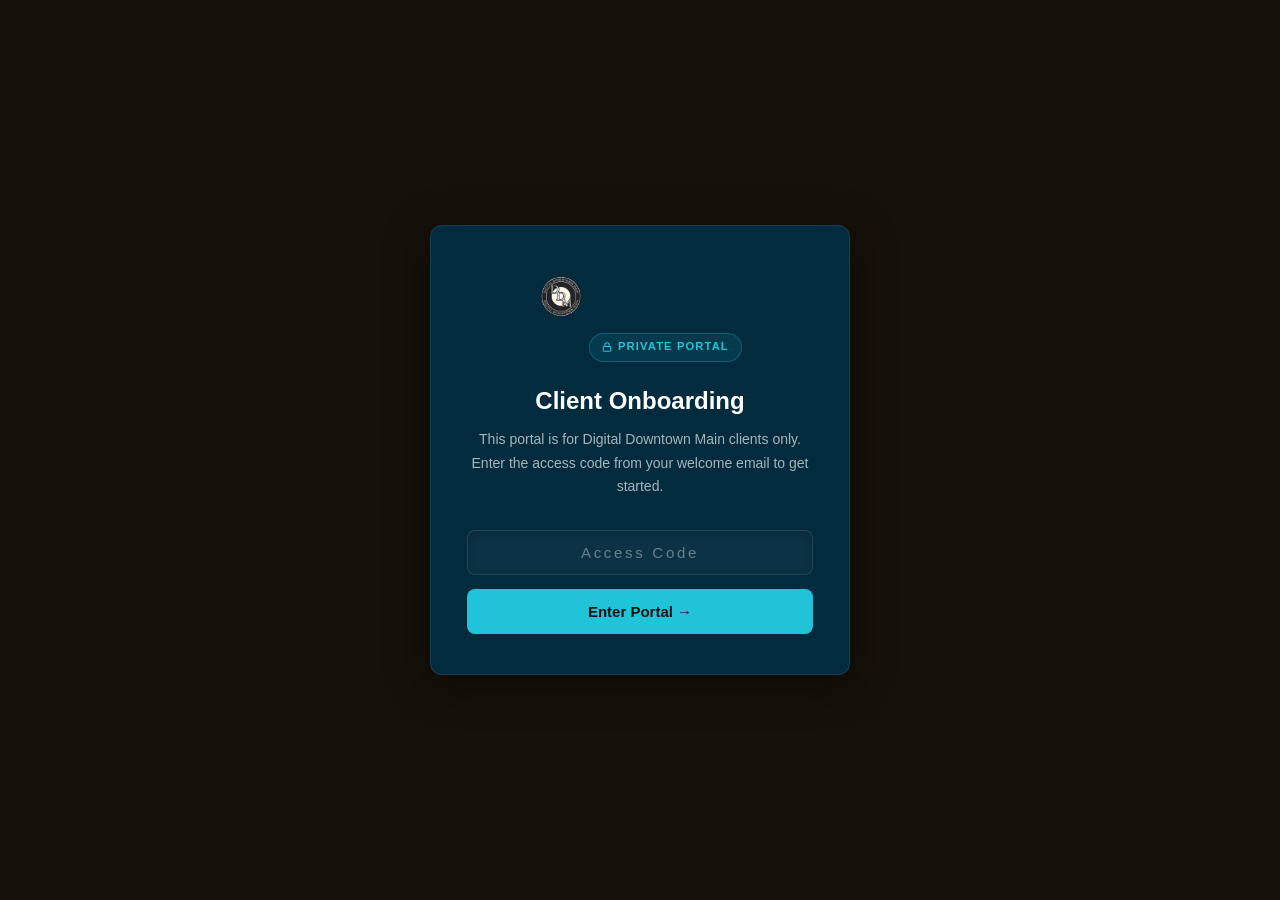
<file: onboarding.html>
<!DOCTYPE html>
<html lang="en">
<head>
  <meta charset="UTF-8">
  <meta name="viewport" content="width=device-width, initial-scale=1.0">
  <title>Client Onboarding Portal | Digital Downtown Main</title>
  <!-- Kept off search engines — private portal -->
  <meta name="robots" content="noindex, nofollow">
  <style>
    /* ── TOKENS ────────────────────────────────────────────────────── */
    :root {
      --bg:            #16110a;
      --card:          #022b3e;
      --accent:        #21c3d8;
      --accent-dim:    rgba(33, 195, 216, 0.10);
      --accent-border: rgba(33, 195, 216, 0.28);
      --text:          #ffffff;
      --text-muted:    rgba(255, 255, 255, 0.65);
      --text-subtle:   rgba(255, 255, 255, 0.38);
      --border:        rgba(255, 255, 255, 0.09);
      --border-focus:  rgba(33, 195, 216, 0.55);
      --input-bg:      rgba(255, 255, 255, 0.04);
      --shadow-card:   0 8px 40px rgba(0, 0, 0, 0.55);
      --error:         #ff6b6b;
      --warn:          #ffa94d;
      --ok:            #69db7c;
      --radius:        12px;
      --radius-sm:     8px;
      --font-head:     'TT Norms', 'Arial', sans-serif;
      --font-body:     'Arial MT Pro', 'Arial', sans-serif;
      --ease:          0.22s ease;
    }

    *, *::before, *::after { box-sizing: border-box; margin: 0; padding: 0; }

    html { scroll-behavior: smooth; }

    body {
      font-family: var(--font-body);
      background: var(--bg);
      color: var(--text);
      min-height: 100vh;
      line-height: 1.6;
      -webkit-font-smoothing: antialiased;
    }

    /* ── GATE ───────────────────────────────────────────────────────── */
    .gate {
      position: fixed;
      inset: 0;
      background: var(--bg);
      display: flex;
      align-items: center;
      justify-content: center;
      z-index: 9999;
      padding: 1.5rem;
    }

    .gate-card {
      background: var(--card);
      border: 1px solid var(--border);
      border-radius: var(--radius);
      padding: 3rem 2.25rem 2.5rem;
      max-width: 420px;
      width: 100%;
      text-align: center;
      box-shadow: var(--shadow-card);
    }

    .gate-logo { height: 46px; margin-bottom: 2rem; }

    .gate-badge {
      display: inline-flex;
      align-items: center;
      gap: 0.4rem;
      font-size: 0.7rem;
      font-weight: 700;
      letter-spacing: 0.1em;
      text-transform: uppercase;
      color: var(--accent);
      background: var(--accent-dim);
      border: 1px solid var(--accent-border);
      border-radius: 99px;
      padding: 0.3rem 0.75rem;
      margin-bottom: 1.25rem;
    }

    .gate-card h1 {
      font-family: var(--font-head);
      font-size: 1.5rem;
      font-weight: 700;
      margin-bottom: 0.5rem;
    }

    .gate-card > p {
      color: var(--text-muted);
      font-size: 0.875rem;
      margin-bottom: 2rem;
      line-height: 1.65;
    }

    .gate-input {
      width: 100%;
      padding: 0.875rem 1rem;
      background: var(--input-bg);
      border: 1px solid var(--border);
      border-radius: var(--radius-sm);
      color: var(--text);
      font-size: 1.1rem;
      text-align: center;
      letter-spacing: 0.18em;
      outline: none;
      transition: border-color var(--ease), box-shadow var(--ease);
      margin-bottom: 0.875rem;
      font-family: var(--font-body);
    }

    .gate-input:focus {
      border-color: var(--border-focus);
      box-shadow: 0 0 0 3px rgba(33, 195, 216, 0.12);
    }

    .gate-input.shake {
      animation: shake 0.4s ease;
      border-color: var(--error) !important;
    }

    @keyframes shake {
      0%, 100% { transform: translateX(0); }
      20%  { transform: translateX(-8px); }
      40%  { transform: translateX(8px); }
      60%  { transform: translateX(-5px); }
      80%  { transform: translateX(5px); }
    }

    .gate-btn {
      width: 100%;
      padding: 0.875rem;
      background: var(--accent);
      color: #16110a;
      font-family: var(--font-head);
      font-weight: 700;
      font-size: 0.9375rem;
      border: none;
      border-radius: var(--radius-sm);
      cursor: pointer;
      transition: opacity var(--ease), transform var(--ease);
    }

    .gate-btn:hover { opacity: 0.88; transform: translateY(-1px); }
    .gate-btn:active { transform: translateY(0); }

    .gate-error {
      margin-top: 0.875rem;
      font-size: 0.8rem;
      color: var(--error);
      display: none;
      line-height: 1.5;
    }

    .gate-error a { color: var(--accent); }

    /* ── APP SHELL ──────────────────────────────────────────────────── */
    .app { display: none; }
    .app.open { display: block; }

    /* Sticky header */
    .form-header {
      position: sticky;
      top: 0;
      z-index: 200;
      background: rgba(2, 43, 62, 0.92);
      backdrop-filter: blur(14px);
      border-bottom: 1px solid var(--border);
      padding: 1rem 1.5rem;
      display: flex;
      align-items: center;
      gap: 1rem;
    }

    .header-logo { height: 34px; }

    .header-meta { flex: 1; }

    .header-meta h2 {
      font-family: var(--font-head);
      font-size: 0.875rem;
      font-weight: 700;
    }

    .header-meta p {
      font-size: 0.7rem;
      color: var(--text-subtle);
    }

    .header-step {
      font-size: 0.72rem;
      font-weight: 700;
      color: var(--text-subtle);
      white-space: nowrap;
    }

    /* Progress */
    .progress-shell {
      max-width: 680px;
      margin: 0 auto;
      padding: 1.25rem 1.5rem 0;
    }

    .progress-track {
      height: 3px;
      background: var(--border);
      border-radius: 99px;
      overflow: hidden;
      margin-bottom: 0.625rem;
    }

    .progress-fill {
      height: 100%;
      background: var(--accent);
      border-radius: 99px;
      transition: width 0.45s cubic-bezier(0.4, 0, 0.2, 1);
      width: 25%;
    }

    .progress-labels {
      display: flex;
      justify-content: space-between;
    }

    .prog-lbl {
      font-size: 0.625rem;
      font-weight: 700;
      letter-spacing: 0.08em;
      text-transform: uppercase;
      color: var(--text-subtle);
      transition: color var(--ease);
    }

    .prog-lbl.on { color: var(--accent); }

    /* ── STEPS ──────────────────────────────────────────────────────── */
    .steps-shell {
      max-width: 680px;
      margin: 0 auto;
      padding: 2rem 1.5rem 7rem;
    }

    .step { display: none; }
    .step.on { display: block; }

    /* Step header */
    .step-eyebrow {
      display: inline-block;
      font-size: 0.6875rem;
      font-weight: 700;
      letter-spacing: 0.12em;
      text-transform: uppercase;
      color: var(--accent);
      margin-bottom: 0.5rem;
    }

    .step h2 {
      font-family: var(--font-head);
      font-size: clamp(1.5rem, 5vw, 2rem);
      font-weight: 700;
      line-height: 1.12;
      margin-bottom: 0.5rem;
    }

    .step-desc {
      color: var(--text-muted);
      font-size: 0.9rem;
      margin-bottom: 2.25rem;
      line-height: 1.65;
    }

    /* ── FORM FIELDS ────────────────────────────────────────────────── */
    .fg { margin-bottom: 1.875rem; }

    .fg label {
      display: block;
      font-weight: 700;
      font-size: 0.875rem;
      margin-bottom: 0.375rem;
    }

    .fg label .req { color: var(--accent); margin-left: 2px; }
    .fg label .opt { color: var(--text-subtle); font-weight: 400; font-size: 0.75rem; margin-left: 5px; }

    .help { font-size: 0.775rem; color: var(--text-muted); margin-bottom: 0.5rem; line-height: 1.55; }

    /* callout boxes */
    .callout {
      font-size: 0.775rem;
      line-height: 1.55;
      border-radius: var(--radius-sm);
      padding: 0.625rem 0.875rem;
      margin-bottom: 0.625rem;
      display: flex;
      align-items: flex-start;
      gap: 0.5rem;
    }

    .callout.info  { background: var(--accent-dim); border: 1px solid var(--accent-border); color: var(--accent); }
    .callout.warn  { background: rgba(255,169,77,0.08); border: 1px solid rgba(255,169,77,0.25); color: var(--warn); }
    .callout.ok    { background: rgba(105,219,124,0.07); border: 1px solid rgba(105,219,124,0.2); color: var(--ok); }
    .callout svg   { flex-shrink: 0; margin-top: 1px; }

    /* Inputs */
    input[type="text"],
    input[type="email"],
    input[type="tel"],
    input[type="password"],
    input[type="url"],
    textarea {
      width: 100%;
      padding: 0.8125rem 1rem;
      background: var(--input-bg);
      border: 1px solid var(--border);
      border-radius: var(--radius-sm);
      color: var(--text);
      font-family: var(--font-body);
      font-size: 0.9375rem;
      outline: none;
      box-shadow: inset 0 2px 8px rgba(0,0,0,0.22);
      transition: border-color var(--ease), box-shadow var(--ease);
    }

    input:focus, textarea:focus {
      border-color: var(--border-focus);
      box-shadow: inset 0 2px 8px rgba(0,0,0,0.22), 0 0 0 3px rgba(33,195,216,0.10);
    }

    input::placeholder, textarea::placeholder { color: var(--text-subtle); }

    input.err, textarea.err { border-color: var(--error) !important; }

    textarea {
      resize: vertical;
      min-height: 112px;
      line-height: 1.65;
    }

    /* Char counter */
    .char-counter { font-size: 0.7rem; color: var(--text-subtle); text-align: right; margin-top: 0.25rem; }

    /* Password reveal */
    .pass-wrap { position: relative; }
    .pass-wrap input { padding-right: 2.75rem; }
    .pass-reveal {
      position: absolute;
      right: 0.75rem;
      top: 50%;
      transform: translateY(-50%);
      background: none;
      border: none;
      cursor: pointer;
      color: var(--text-subtle);
      padding: 0.25rem;
      line-height: 0;
      transition: color var(--ease);
    }
    .pass-reveal:hover { color: var(--text); }

    /* ── FILE DROP ZONE ─────────────────────────────────────────────── */
    .file-zone {
      position: relative;
      border: 2px dashed var(--border);
      border-radius: var(--radius);
      padding: 2.25rem 1.5rem;
      text-align: center;
      cursor: pointer;
      transition: border-color var(--ease), background var(--ease);
    }

    .file-zone:hover, .file-zone.over {
      border-color: var(--accent);
      background: var(--accent-dim);
    }

    /* The native file input covers the entire zone invisibly */
    .file-zone input[type="file"] {
      position: absolute;
      inset: 0;
      opacity: 0;
      cursor: pointer;
      width: 100%;
      height: 100%;
      /* Reset styles that the global rule above would apply */
      padding: 0;
      background: none;
      border: none;
      border-radius: 0;
      box-shadow: none;
    }

    .file-zone-icon {
      width: 46px;
      height: 46px;
      margin: 0 auto 0.875rem;
      background: var(--accent-dim);
      border: 1px solid var(--accent-border);
      border-radius: var(--radius-sm);
      display: flex;
      align-items: center;
      justify-content: center;
      color: var(--accent);
    }

    .file-zone-primary { font-size: 0.9rem; font-weight: 700; margin-bottom: 0.25rem; }
    .file-zone-primary span { color: var(--accent); }
    .file-zone-sub { font-size: 0.75rem; color: var(--text-muted); }

    .file-list {
      margin-top: 0.75rem;
      display: flex;
      flex-direction: column;
      gap: 0.375rem;
    }

    .file-pill {
      display: flex;
      align-items: center;
      gap: 0.5rem;
      background: var(--accent-dim);
      border: 1px solid var(--accent-border);
      border-radius: 6px;
      padding: 0.375rem 0.75rem;
      font-size: 0.775rem;
      color: var(--text-muted);
    }

    .file-pill svg { color: var(--accent); flex-shrink: 0; }
    .file-pill .file-size { margin-left: auto; opacity: 0.5; }

    /* ── SERVICES TAGS ──────────────────────────────────────────────── */
    .tags-box {
      display: flex;
      flex-wrap: wrap;
      align-items: center;
      gap: 0.4rem;
      padding: 0.5rem 0.625rem;
      background: var(--input-bg);
      border: 1px solid var(--border);
      border-radius: var(--radius-sm);
      min-height: 48px;
      cursor: text;
      transition: border-color var(--ease), box-shadow var(--ease);
      box-shadow: inset 0 2px 8px rgba(0,0,0,0.22);
    }

    .tags-box:focus-within {
      border-color: var(--border-focus);
      box-shadow: inset 0 2px 8px rgba(0,0,0,0.22), 0 0 0 3px rgba(33,195,216,0.10);
    }

    .tags-box.err { border-color: var(--error) !important; }

    .chip {
      display: inline-flex;
      align-items: center;
      gap: 0.35rem;
      background: var(--accent-dim);
      border: 1px solid var(--accent-border);
      color: var(--accent);
      font-size: 0.775rem;
      font-weight: 700;
      padding: 0.2rem 0.6rem;
      border-radius: 99px;
      white-space: nowrap;
    }

    .chip-x {
      cursor: pointer;
      opacity: 0.65;
      font-size: 1rem;
      line-height: 1;
      transition: opacity var(--ease);
    }
    .chip-x:hover { opacity: 1; }

    .tag-typer {
      flex: 1;
      min-width: 160px;
      background: none;
      border: none;
      outline: none;
      color: var(--text);
      font-family: var(--font-body);
      font-size: 0.9rem;
      padding: 0.25rem 0.375rem;
      box-shadow: none;
    }

    .tags-hint { font-size: 0.7rem; color: var(--text-subtle); margin-top: 0.35rem; }

    /* Divider */
    .divider { border: none; border-top: 1px solid var(--border); margin: 2rem 0; }

    /* ── BOTTOM NAV ─────────────────────────────────────────────────── */
    .bottom-nav {
      position: fixed;
      bottom: 0;
      left: 0;
      right: 0;
      background: rgba(22, 17, 10, 0.95);
      backdrop-filter: blur(14px);
      border-top: 1px solid var(--border);
      padding: 0.875rem 1.5rem;
      display: flex;
      gap: 0.75rem;
      z-index: 200;
    }

    .btn-back {
      padding: 0.8125rem 1.25rem;
      background: transparent;
      border: 1px solid var(--border);
      border-radius: var(--radius-sm);
      color: var(--text-muted);
      font-family: var(--font-body);
      font-size: 0.875rem;
      font-weight: 600;
      cursor: pointer;
      transition: border-color var(--ease), color var(--ease);
      white-space: nowrap;
    }

    .btn-back:hover { border-color: rgba(255,255,255,0.3); color: var(--text); }

    .btn-advance {
      flex: 1;
      padding: 0.8125rem 1rem;
      background: var(--accent);
      border: none;
      border-radius: var(--radius-sm);
      color: #16110a;
      font-family: var(--font-head);
      font-size: 0.9375rem;
      font-weight: 700;
      cursor: pointer;
      transition: opacity var(--ease), transform var(--ease);
    }

    .btn-advance:hover { opacity: 0.88; transform: translateY(-1px); }
    .btn-advance:active { transform: translateY(0); }
    .btn-advance:disabled { opacity: 0.55; cursor: not-allowed; transform: none; }

    /* ── SUCCESS ────────────────────────────────────────────────────── */
    .success-wrap {
      display: none;
      flex-direction: column;
      align-items: center;
      justify-content: center;
      text-align: center;
      min-height: 75vh;
      padding: 3rem 1.5rem;
      max-width: 500px;
      margin: 0 auto;
    }

    .success-wrap.show { display: flex; }

    .success-ring {
      width: 84px;
      height: 84px;
      background: var(--accent-dim);
      border: 1px solid var(--accent-border);
      border-radius: 50%;
      display: flex;
      align-items: center;
      justify-content: center;
      margin-bottom: 1.75rem;
    }

    .success-wrap h2 {
      font-family: var(--font-head);
      font-size: 2rem;
      font-weight: 700;
      margin-bottom: 0.75rem;
    }

    .success-wrap p {
      color: var(--text-muted);
      font-size: 0.9375rem;
      line-height: 1.7;
    }

    .success-accent { color: var(--accent); font-weight: 700; }

    /* ── RESPONSIVE ─────────────────────────────────────────────────── */
    @media (max-width: 520px) {
      .progress-labels { display: none; }
      .header-meta p   { display: none; }
      .gate-card       { padding: 2.25rem 1.5rem 2rem; }
    }
  </style>
</head>
<body>

<!-- ═══════════════════════════════════════════════════════════════════
     PASSWORD GATE
     Default access code: DDM2026
     To change: find ACCESS_CODE in the <script> block at the bottom.
═══════════════════════════════════════════════════════════════════ -->
<div id="gate" class="gate">
  <div class="gate-card">
    <img src="Digital Down no BG.svg" alt="Digital Downtown Main" class="gate-logo">
    <div class="gate-badge">
      <svg width="10" height="10" viewBox="0 0 24 24" fill="none" stroke="currentColor" stroke-width="2.5" stroke-linecap="round" stroke-linejoin="round"><rect x="3" y="11" width="18" height="11" rx="2"/><path d="M7 11V7a5 5 0 0 1 10 0v4"/></svg>
      Private Portal
    </div>
    <h1>Client Onboarding</h1>
    <p>This portal is for Digital Downtown Main clients only. Enter the access code from your welcome email to get started.</p>
    <input
      type="password"
      id="gate-input"
      class="gate-input"
      placeholder="Access Code"
      autocomplete="off"
      maxlength="30"
      aria-label="Access code"
    >
    <button class="gate-btn" id="gate-btn" onclick="checkGate()">Enter Portal →</button>
    <p class="gate-error" id="gate-error">
      Incorrect code. Double-check your welcome email or contact
      <a href="mailto:bret@digitaldowntownmain.com">bret@digitaldowntownmain.com</a>
    </p>
  </div>
</div>


<!-- ═══════════════════════════════════════════════════════════════════
     MAIN APPLICATION
═══════════════════════════════════════════════════════════════════ -->
<div id="app" class="app" aria-label="Client onboarding portal">

  <!-- Sticky header -->
  <header class="form-header">
    <img src="Digital Down no BG.svg" alt="DDM" class="header-logo">
    <div class="header-meta">
      <h2>Onboarding Portal</h2>
      <p>Digital Downtown Main &bull; Confidential</p>
    </div>
    <span class="header-step" id="header-step">Step 1 of 4</span>
  </header>

  <!-- Progress bar -->
  <div class="progress-shell">
    <div class="progress-track">
      <div class="progress-fill" id="prog-fill"></div>
    </div>
    <div class="progress-labels" aria-hidden="true">
      <span class="prog-lbl on"  id="pl-1">Brand Identity</span>
      <span class="prog-lbl"     id="pl-2">Media &amp; Photos</span>
      <span class="prog-lbl"     id="pl-3">Business Data</span>
      <span class="prog-lbl"     id="pl-4">Tech &amp; Routing</span>
    </div>
  </div>

  <!-- ─── FORM ─────────────────────────────────────────────────────── -->
  <!--
    NOTE ON FILE UPLOADS: Web3Forms supports file attachments (multipart/form-data)
    on their Pro plan (up to 25 MB per submission). For larger photo sets,
    a Google Drive/Dropbox link field is included as an alternative.
    Replace YOUR_WEB3FORMS_ACCESS_KEY_HERE with your key from web3forms.com
  -->
  <form id="ob-form" method="POST" action="https://api.web3forms.com/submit" enctype="multipart/form-data" novalidate>
    <input type="hidden" name="access_key"  value="YOUR_WEB3FORMS_ACCESS_KEY_HERE">
    <input type="hidden" name="subject"     value="New Client Onboarding — Digital Downtown Main">
    <input type="hidden" name="from_name"   value="DDM Onboarding Portal">
    <input type="checkbox" name="botcheck"  style="display:none" tabindex="-1">

    <div class="steps-shell">

      <!-- ══════════════════════════════════════════════════
           STEP 1 — BRAND IDENTITY
      ══════════════════════════════════════════════════ -->
      <div class="step on" id="step-1">

        <span class="step-eyebrow">Step 1 of 4</span>
        <h2>Brand Identity</h2>
        <p class="step-desc">Your visual DNA. We use these assets to build a storefront that is unmistakably, 100% yours.</p>

        <!-- Logo Upload -->
        <div class="fg">
          <label for="logo-files">Logo Files <span class="req">*</span></label>
          <p class="help">Upload <strong>both primary and secondary</strong> logo variations. Files must have a transparent background. Accepted formats: <strong>.PNG, .SVG, or .AI</strong></p>
          <div class="file-zone" id="zone-logo">
            <input
              type="file"
              id="logo-files"
              name="logo_files"
              accept=".png,.svg,.ai,image/png,image/svg+xml"
              multiple
              required
            >
            <div class="file-zone-icon">
              <svg width="20" height="20" viewBox="0 0 24 24" fill="none" stroke="currentColor" stroke-width="1.8" stroke-linecap="round" stroke-linejoin="round"><path d="M21 15v4a2 2 0 0 1-2 2H5a2 2 0 0 1-2-2v-4"/><polyline points="17 8 12 3 7 8"/><line x1="12" y1="3" x2="12" y2="15"/></svg>
            </div>
            <p class="file-zone-primary"><span>Click to upload</span> or drag &amp; drop</p>
            <p class="file-zone-sub">.PNG (transparent bg) &nbsp;·&nbsp; .SVG &nbsp;·&nbsp; .AI &nbsp;|&nbsp; Primary + Secondary variations</p>
          </div>
          <div class="file-list" id="list-logo"></div>
        </div>

        <!-- Brand Colors -->
        <div class="fg">
          <label for="brand-colors">Brand Hex Colors <span class="opt">(optional)</span></label>
          <p class="help">Enter your exact hex codes separated by commas — e.g. <code style="color:var(--accent);font-size:0.8em">#FF5733, #1A1A2E</code>. Don't have them? No problem — our team will extract the precise shades directly from your uploaded logo files.</p>
          <input type="text" id="brand-colors" name="brand_colors" placeholder="#FFFFFF, #1A1A2E, #FF5733…" autocomplete="off">
        </div>

        <!-- Fonts -->
        <div class="fg">
          <label for="brand-fonts">Brand Fonts <span class="opt">(optional)</span></label>
          <p class="help">List any fonts used in your existing branding (e.g. <em>Montserrat Bold, Playfair Display</em>). If left blank, our team will pair high-converting, mobile-optimized typefaces that complement your visual identity.</p>
          <input type="text" id="brand-fonts" name="brand_fonts" placeholder="e.g. Montserrat, Playfair Display — or leave blank" autocomplete="off">
        </div>

      </div><!-- /step-1 -->


      <!-- ══════════════════════════════════════════════════
           STEP 2 — MEDIA & PHOTOS
      ══════════════════════════════════════════════════ -->
      <div class="step" id="step-2">

        <span class="step-eyebrow">Step 2 of 4</span>
        <h2>Media &amp; Photos</h2>
        <p class="step-desc">The single most powerful conversion driver on your site. Authentic photos of real work will always outperform stock imagery.</p>

        <!-- In-Action Shots -->
        <div class="fg">
          <label for="action-shots">In-Action Shots <span class="req">*</span> <span class="opt">(3–5 photos)</span></label>
          <p class="help">Clear, well-lit photos of your <strong>team on the job</strong> — branded vehicles, equipment, workspace, or your craft in progress.</p>
          <div class="file-zone" id="zone-action">
            <input type="file" id="action-shots" name="action_shots" accept="image/*" multiple required>
            <div class="file-zone-icon">
              <svg width="20" height="20" viewBox="0 0 24 24" fill="none" stroke="currentColor" stroke-width="1.8" stroke-linecap="round" stroke-linejoin="round"><rect x="3" y="3" width="18" height="18" rx="2"/><circle cx="8.5" cy="8.5" r="1.5"/><polyline points="21 15 16 10 5 21"/></svg>
            </div>
            <p class="file-zone-primary"><span>Click to upload</span> or drag &amp; drop</p>
            <p class="file-zone-sub">JPEG, PNG, HEIC &nbsp;|&nbsp; 3–5 photos &nbsp;·&nbsp; Max 10 MB each</p>
          </div>
          <div class="file-list" id="list-action"></div>
        </div>

        <!-- Portfolio Showcase -->
        <div class="fg">
          <label for="portfolio-shots">Portfolio Showcase <span class="opt">(5–10 photos, strongly recommended)</span></label>
          <div class="callout warn">
            <svg width="14" height="14" viewBox="0 0 24 24" fill="none" stroke="currentColor" stroke-width="2" stroke-linecap="round" stroke-linejoin="round"><path d="M10.29 3.86L1.82 18a2 2 0 0 0 1.71 3h16.94a2 2 0 0 0 1.71-3L13.71 3.86a2 2 0 0 0-3.42 0z"/><line x1="12" y1="9" x2="12" y2="13"/><line x1="12" y1="17" x2="12.01" y2="17"/></svg>
            <span><strong>Real photos convert significantly faster than stock.</strong> "Before &amp; after" shots are exceptionally effective at building instant trust with St. Louis customers.</span>
          </div>
          <p class="help">Completed projects, before &amp; after transformations, or your strongest finished work. The more real-world the better.</p>
          <div class="file-zone" id="zone-portfolio">
            <input type="file" id="portfolio-shots" name="portfolio_photos" accept="image/*" multiple>
            <div class="file-zone-icon">
              <svg width="20" height="20" viewBox="0 0 24 24" fill="none" stroke="currentColor" stroke-width="1.8" stroke-linecap="round" stroke-linejoin="round"><path d="M4 15s1-1 4-1 5 2 8 2 4-1 4-1V3s-1 1-4 1-5-2-8-2-4 1-4 1z"/><line x1="4" y1="22" x2="4" y2="15"/></svg>
            </div>
            <p class="file-zone-primary"><span>Click to upload</span> or drag &amp; drop</p>
            <p class="file-zone-sub">JPEG, PNG, HEIC &nbsp;|&nbsp; 5–10 photos &nbsp;·&nbsp; Before &amp; after preferred</p>
          </div>
          <div class="file-list" id="list-portfolio"></div>
        </div>

        <!-- Drive link alternative -->
        <div class="fg">
          <label for="drive-link">Google Drive or Dropbox Link <span class="opt">(optional)</span></label>
          <p class="help">Have a large folder of assets? Paste a shared link here as an alternative — or in addition — to direct upload.</p>
          <input type="url" id="drive-link" name="cloud_folder_link" placeholder="https://drive.google.com/drive/folders/…">
        </div>

      </div><!-- /step-2 -->


      <!-- ══════════════════════════════════════════════════
           STEP 3 — BUSINESS & SEO DATA
      ══════════════════════════════════════════════════ -->
      <div class="step" id="step-3">

        <span class="step-eyebrow">Step 3 of 4</span>
        <h2>Business &amp; SEO Data</h2>
        <p class="step-desc">The operational foundation of your storefront. Accuracy here directly determines your local search rankings.</p>

        <!-- NAP warning -->
        <div class="callout info">
          <svg width="14" height="14" viewBox="0 0 24 24" fill="none" stroke="currentColor" stroke-width="2" stroke-linecap="round" stroke-linejoin="round"><circle cx="12" cy="12" r="10"/><line x1="12" y1="8" x2="12" y2="12"/><line x1="12" y1="16" x2="12.01" y2="16"/></svg>
          <span><strong>NAP Consistency is Critical.</strong> Your Business Name, Address, and Phone must be an <strong>exact character-for-character match</strong> to your Google Business Profile. Any inconsistency — even abbreviations — can damage your local SEO rankings.</span>
        </div>

        <!-- Business Name -->
        <div class="fg" style="margin-top:1.5rem">
          <label for="biz-name">Business Name <span class="req">*</span></label>
          <input type="text" id="biz-name" name="business_name" placeholder="e.g. Smith's Premium Auto Detail" required autocomplete="organization">
        </div>

        <!-- Address -->
        <div class="fg">
          <label for="biz-address">Address or Service Areas <span class="req">*</span></label>
          <p class="help">Physical address — or list the cities and zip codes you serve if you are mobile-based.</p>
          <input type="text" id="biz-address" name="business_address" placeholder="e.g. 123 Main St, St. Louis, MO 63101 — or — St. Louis, Chesterfield, O'Fallon" required>
        </div>

        <!-- Phone -->
        <div class="fg">
          <label for="biz-phone">Phone Number <span class="req">*</span></label>
          <input type="tel" id="biz-phone" name="business_phone" placeholder="(314) 000-0000" required autocomplete="tel">
        </div>

        <hr class="divider">

        <!-- Core Services — Tag input -->
        <div class="fg">
          <label>Core Services <span class="req">*</span></label>
          <p class="help">Add your <strong>top 3–5 most profitable service offerings</strong>. These anchor your site's SEO architecture, service pages, and local keyword targeting. Type a service and press <strong>Enter</strong> or comma to add it.</p>
          <div class="tags-box" id="tags-box" onclick="document.getElementById('tag-typer').focus()">
            <input type="text" class="tag-typer" id="tag-typer" placeholder="Type a service, press Enter…" autocomplete="off" aria-label="Add a service">
          </div>
          <p class="tags-hint">e.g. Full Interior Detail &nbsp;·&nbsp; Paint Correction &nbsp;·&nbsp; Ceramic Coating &nbsp;·&nbsp; Fleet Service</p>
          <!-- Hidden field carries the tag values to Web3Forms -->
          <input type="hidden" id="services-val" name="core_services">
        </div>

        <!-- Elevator Pitch -->
        <div class="fg">
          <label for="elevator-pitch">Elevator Pitch <span class="req">*</span></label>
          <p class="help">In <strong>2–3 sentences</strong>: what makes you the best choice in your market? Be specific — name your city, your specialty, your competitive edge. <strong>This copy will directly power your site's SEO metadata, Google Business description, and primary hero headline.</strong></p>
          <textarea
            id="elevator-pitch"
            name="elevator_pitch"
            placeholder="e.g. St. Louis's only mobile detail crew certified in Ceramic Pro coatings. We bring showroom results to your driveway — same-day booking, zero hassle, guaranteed results or we come back."
            required
            maxlength="500"
          ></textarea>
          <p class="char-counter"><span id="pitch-count">0</span> / 500 characters</p>
        </div>

      </div><!-- /step-3 -->


      <!-- ══════════════════════════════════════════════════
           STEP 4 — TECHNICAL ACCESS & ROUTING
      ══════════════════════════════════════════════════ -->
      <div class="step" id="step-4">

        <span class="step-eyebrow">Step 4 of 4</span>
        <h2>Technical Access &amp; Routing</h2>
        <p class="step-desc">The final step. This is how we connect your domain to our enterprise hosting network and route new leads directly to your inbox.</p>

        <!-- Security callout -->
        <div class="callout ok">
          <svg width="14" height="14" viewBox="0 0 24 24" fill="none" stroke="currentColor" stroke-width="2" stroke-linecap="round" stroke-linejoin="round"><rect x="3" y="11" width="18" height="11" rx="2"/><path d="M7 11V7a5 5 0 0 1 10 0v4"/></svg>
          <span>All data is transmitted via <strong>256-bit encrypted HTTPS</strong> directly into your private project file. Your credentials are never stored in a database, shared with any third party, or accessible to anyone outside your dedicated project manager at Digital Downtown Main.</span>
        </div>

        <!-- Registrar Name -->
        <div class="fg" style="margin-top:1.5rem">
          <label for="registrar">Domain Registrar <span class="req">*</span></label>
          <p class="help">Where your domain name is registered. We need to update your DNS records to route your domain to our Netlify enterprise edge network. Common registrars: <strong>GoDaddy, Namecheap, Google Domains, Squarespace, Network Solutions.</strong></p>
          <input type="text" id="registrar" name="registrar_name" placeholder="e.g. GoDaddy, Namecheap, Google Domains…" required>
        </div>

        <!-- Registrar Username -->
        <div class="fg">
          <label for="reg-user">Registrar Login — Username or Email <span class="req">*</span></label>
          <input type="text" id="reg-user" name="registrar_username" placeholder="email@yourdomain.com" required autocomplete="off" spellcheck="false">
        </div>

        <!-- Registrar Password -->
        <div class="fg">
          <label for="reg-pass">Registrar Login — Password <span class="req">*</span></label>
          <div class="pass-wrap">
            <input type="password" id="reg-pass" name="registrar_password" placeholder="Your registrar account password" required autocomplete="new-password">
            <button type="button" class="pass-reveal" onclick="togglePass()" aria-label="Toggle password visibility">
              <svg id="eye-icon" width="17" height="17" viewBox="0 0 24 24" fill="none" stroke="currentColor" stroke-width="1.8" stroke-linecap="round" stroke-linejoin="round"><path d="M1 12s4-8 11-8 11 8 11 8-4 8-11 8-11-8-11-8z"/><circle cx="12" cy="12" r="3"/></svg>
            </button>
          </div>
        </div>

        <hr class="divider">

        <!-- Lead Destination Email -->
        <div class="fg">
          <label for="lead-email">Lead Destination Email <span class="req">*</span></label>
          <p class="help">Every new customer quote request and contact form submission from your website will be delivered to this address. Use an inbox you check daily.</p>
          <input type="email" id="lead-email" name="lead_destination_email" placeholder="jane@yourbusiness.com" required autocomplete="email">
        </div>

        <!-- Additional Notes -->
        <div class="fg">
          <label for="extra-notes">Anything Else We Should Know? <span class="opt">(optional)</span></label>
          <p class="help">Competitors to stand apart from, booking platforms to integrate (e.g. Housecall Pro, Jobber), specific pages or features requested, or any other context for your build.</p>
          <textarea id="extra-notes" name="additional_notes" placeholder="e.g. We use Housecall Pro for scheduling. Our main competitor is X. We'd love a dedicated 'Fleet Services' page…"></textarea>
        </div>

      </div><!-- /step-4 -->

    </div><!-- /steps-shell -->
  </form>

  <!-- Success screen -->
  <div class="success-wrap" id="success-wrap">
    <div class="success-ring">
      <svg width="38" height="38" viewBox="0 0 24 24" fill="none" stroke="#21c3d8" stroke-width="1.6" stroke-linecap="round" stroke-linejoin="round"><path d="M22 11.08V12a10 10 0 1 1-5.93-9.14"/><polyline points="22 4 12 14.01 9 11.01"/></svg>
    </div>
    <h2>Assets Received.</h2>
    <p>
      Your onboarding submission has been delivered to the Digital Downtown Main team.
      We will review your assets and be in touch within <strong class="success-accent">one business day</strong>
      to kick off your build.<br><br>
      Expected go-live: <span class="success-accent">within 48 hours of this submission.</span>
    </p>
  </div>

  <!-- Sticky nav -->
  <nav class="bottom-nav" id="bottom-nav" aria-label="Form navigation">
    <button class="btn-back" id="btn-back" onclick="prevStep()" style="display:none">← Back</button>
    <button class="btn-advance" id="btn-advance" onclick="advance()">Continue →</button>
  </nav>

</div><!-- /app -->


<script>
  // ═══════════════════════════════════════════════════════════════════
  //  CONFIGURATION
  //  Change ACCESS_CODE to whatever passphrase you send clients.
  // ═══════════════════════════════════════════════════════════════════
  const ACCESS_CODE = 'DDM2026';

  // ── GATE ────────────────────────────────────────────────────────────
  const gateInput = document.getElementById('gate-input');
  const gateError = document.getElementById('gate-error');

  function checkGate() {
    if (gateInput.value.trim() === ACCESS_CODE) {
      document.getElementById('gate').style.display = 'none';
      document.getElementById('app').classList.add('open');
    } else {
      gateError.style.display = 'block';
      gateInput.value = '';
      gateInput.classList.add('shake');
      gateInput.addEventListener('animationend', () => gateInput.classList.remove('shake'), { once: true });
      gateInput.focus();
    }
  }

  gateInput.addEventListener('keydown', e => { if (e.key === 'Enter') checkGate(); });

  // ── STEP STATE ──────────────────────────────────────────────────────
  let step = 1;
  const TOTAL = 4;

  function syncUI() {
    // Steps
    for (let i = 1; i <= TOTAL; i++) {
      document.getElementById(`step-${i}`).classList.toggle('on', i === step);
      document.getElementById(`pl-${i}`).classList.toggle('on', i === step);
    }

    // Progress fill
    document.getElementById('prog-fill').style.width = `${(step / TOTAL) * 100}%`;

    // Header counter
    document.getElementById('header-step').textContent = `Step ${step} of ${TOTAL}`;

    // Back button
    document.getElementById('btn-back').style.display = step > 1 ? 'block' : 'none';

    // Advance button label
    const adv = document.getElementById('btn-advance');
    adv.textContent = step === TOTAL ? 'Submit Assets →' : 'Continue →';

    window.scrollTo({ top: 0, behavior: 'smooth' });
  }

  function advance() {
    if (!validateStep()) return;
    if (step < TOTAL) { step++; syncUI(); }
    else { submitForm(); }
  }

  function prevStep() {
    if (step > 1) { step--; syncUI(); }
  }

  // ── VALIDATION ──────────────────────────────────────────────────────
  function validateStep() {
    const stepEl = document.getElementById(`step-${step}`);
    let ok = true;

    // Standard required fields
    stepEl.querySelectorAll('[required]').forEach(el => {
      if (!el.value.trim()) {
        el.classList.add('err');
        if (ok) { el.focus(); el.scrollIntoView({ behavior: 'smooth', block: 'center' }); }
        ok = false;
      } else {
        el.classList.remove('err');
      }
    });

    // Tags (step 3 only)
    if (step === 3) {
      const box = document.getElementById('tags-box');
      const val = document.getElementById('services-val').value;
      if (!val.trim()) {
        box.classList.add('err');
        if (ok) { document.getElementById('tag-typer').focus(); }
        ok = false;
      } else {
        box.classList.remove('err');
      }
    }

    if (!ok) {
      // Flash the step heading red briefly
      const h2 = stepEl.querySelector('h2');
      const orig = h2.style.color;
      h2.style.color = 'var(--error)';
      h2.style.transition = 'color 0.6s';
      setTimeout(() => { h2.style.color = orig; }, 1000);
    }
    return ok;
  }

  // Remove error styling on user input
  document.addEventListener('input', e => {
    if (e.target.matches('input, textarea')) e.target.classList.remove('err');
  });

  // ── FORM SUBMISSION ─────────────────────────────────────────────────
  async function submitForm() {
    const adv = document.getElementById('btn-advance');
    adv.textContent = 'Submitting…';
    adv.disabled = true;

    const form   = document.getElementById('ob-form');
    const formData = new FormData(form); // multipart/form-data for file uploads

    try {
      const res    = await fetch('https://api.web3forms.com/submit', { method: 'POST', body: formData });
      const result = await res.json();

      if (res.ok && result.success) {
        form.style.display = 'none';
        document.getElementById('bottom-nav').style.display = 'none';
        document.getElementById('success-wrap').classList.add('show');
        window.scrollTo({ top: 0, behavior: 'smooth' });
      } else {
        adv.textContent = 'Submit Assets →';
        adv.disabled = false;
        showSubmitError(result.message || 'Something went wrong. Please try again.');
      }
    } catch {
      adv.textContent = 'Submit Assets →';
      adv.disabled = false;
      showSubmitError('Network error. Check your connection and try again.');
    }
  }

  function showSubmitError(msg) {
    let el = document.getElementById('submit-error');
    if (!el) {
      el = document.createElement('p');
      el.id = 'submit-error';
      el.style.cssText = 'color:var(--error);font-size:.8rem;margin-top:.75rem;text-align:center;padding:.6rem 1rem;background:rgba(255,107,107,.08);border:1px solid rgba(255,107,107,.25);border-radius:8px;';
      document.getElementById('bottom-nav').prepend(el);
    }
    el.textContent = msg;
  }

  // ── FILE DROP ZONES ─────────────────────────────────────────────────
  function wireZone(zoneId, inputId, listId) {
    const zone  = document.getElementById(zoneId);
    const input = document.getElementById(inputId);
    const list  = document.getElementById(listId);

    input.addEventListener('change', () => renderList(input.files, list));

    zone.addEventListener('dragover', e => { e.preventDefault(); zone.classList.add('over'); });
    zone.addEventListener('dragleave', () => zone.classList.remove('over'));
    zone.addEventListener('drop', e => {
      e.preventDefault();
      zone.classList.remove('over');
      renderList(e.dataTransfer.files, list);
    });
  }

  function renderList(files, listEl) {
    listEl.innerHTML = '';
    Array.from(files).forEach(f => {
      const pill = document.createElement('div');
      pill.className = 'file-pill';
      pill.innerHTML = `
        <svg width="13" height="13" viewBox="0 0 24 24" fill="none" stroke="currentColor" stroke-width="2" stroke-linecap="round" stroke-linejoin="round">
          <path d="M13 2H6a2 2 0 0 0-2 2v16a2 2 0 0 0 2 2h12a2 2 0 0 0 2-2V9z"/>
          <polyline points="13 2 13 9 20 9"/>
        </svg>
        <span>${f.name}</span>
        <span class="file-size">${(f.size / 1024).toFixed(0)} KB</span>
      `;
      listEl.appendChild(pill);
    });
  }

  wireZone('zone-logo',      'logo-files',      'list-logo');
  wireZone('zone-action',    'action-shots',    'list-action');
  wireZone('zone-portfolio', 'portfolio-shots', 'list-portfolio');

  // ── SERVICES TAGS ───────────────────────────────────────────────────
  const tagStore = [];
  const typer    = document.getElementById('tag-typer');
  const tagsBox  = document.getElementById('tags-box');
  const tagsVal  = document.getElementById('services-val');

  typer.addEventListener('keydown', e => {
    if ((e.key === 'Enter' || e.key === ',') && typer.value.trim()) {
      e.preventDefault();
      addChip(typer.value.replace(',', '').trim());
    }
    if (e.key === 'Backspace' && !typer.value && tagStore.length) {
      removeChip(tagStore.length - 1);
    }
  });

  // Also support tapping away on mobile (blur after comma)
  typer.addEventListener('blur', () => {
    if (typer.value.trim()) addChip(typer.value.trim());
  });

  function addChip(val) {
    if (!val || tagStore.includes(val) || tagStore.length >= 5) return;
    tagStore.push(val);
    renderChips();
    typer.value = '';
    typer.placeholder = tagStore.length >= 5 ? 'Max 5 services reached' : 'Add another…';
  }

  function removeChip(i) {
    tagStore.splice(i, 1);
    renderChips();
    typer.placeholder = 'Type a service, press Enter…';
  }

  function renderChips() {
    tagsBox.querySelectorAll('.chip').forEach(el => el.remove());
    tagStore.forEach((t, i) => {
      const chip = document.createElement('span');
      chip.className = 'chip';
      chip.innerHTML = `${t}<span class="chip-x" onclick="removeChip(${i})" aria-label="Remove ${t}">×</span>`;
      tagsBox.insertBefore(chip, typer);
    });
    tagsVal.value = tagStore.join(', ');
    tagsBox.classList.remove('err');
  }

  // ── ELEVATOR PITCH COUNTER ──────────────────────────────────────────
  document.getElementById('elevator-pitch').addEventListener('input', function () {
    document.getElementById('pitch-count').textContent = this.value.length;
  });

  // ── PASSWORD REVEAL ─────────────────────────────────────────────────
  function togglePass() {
    const f = document.getElementById('reg-pass');
    f.type = f.type === 'password' ? 'text' : 'password';
    document.getElementById('eye-icon').style.opacity = f.type === 'text' ? '1' : '0.5';
  }
</script>

</body>
</html>
</file>
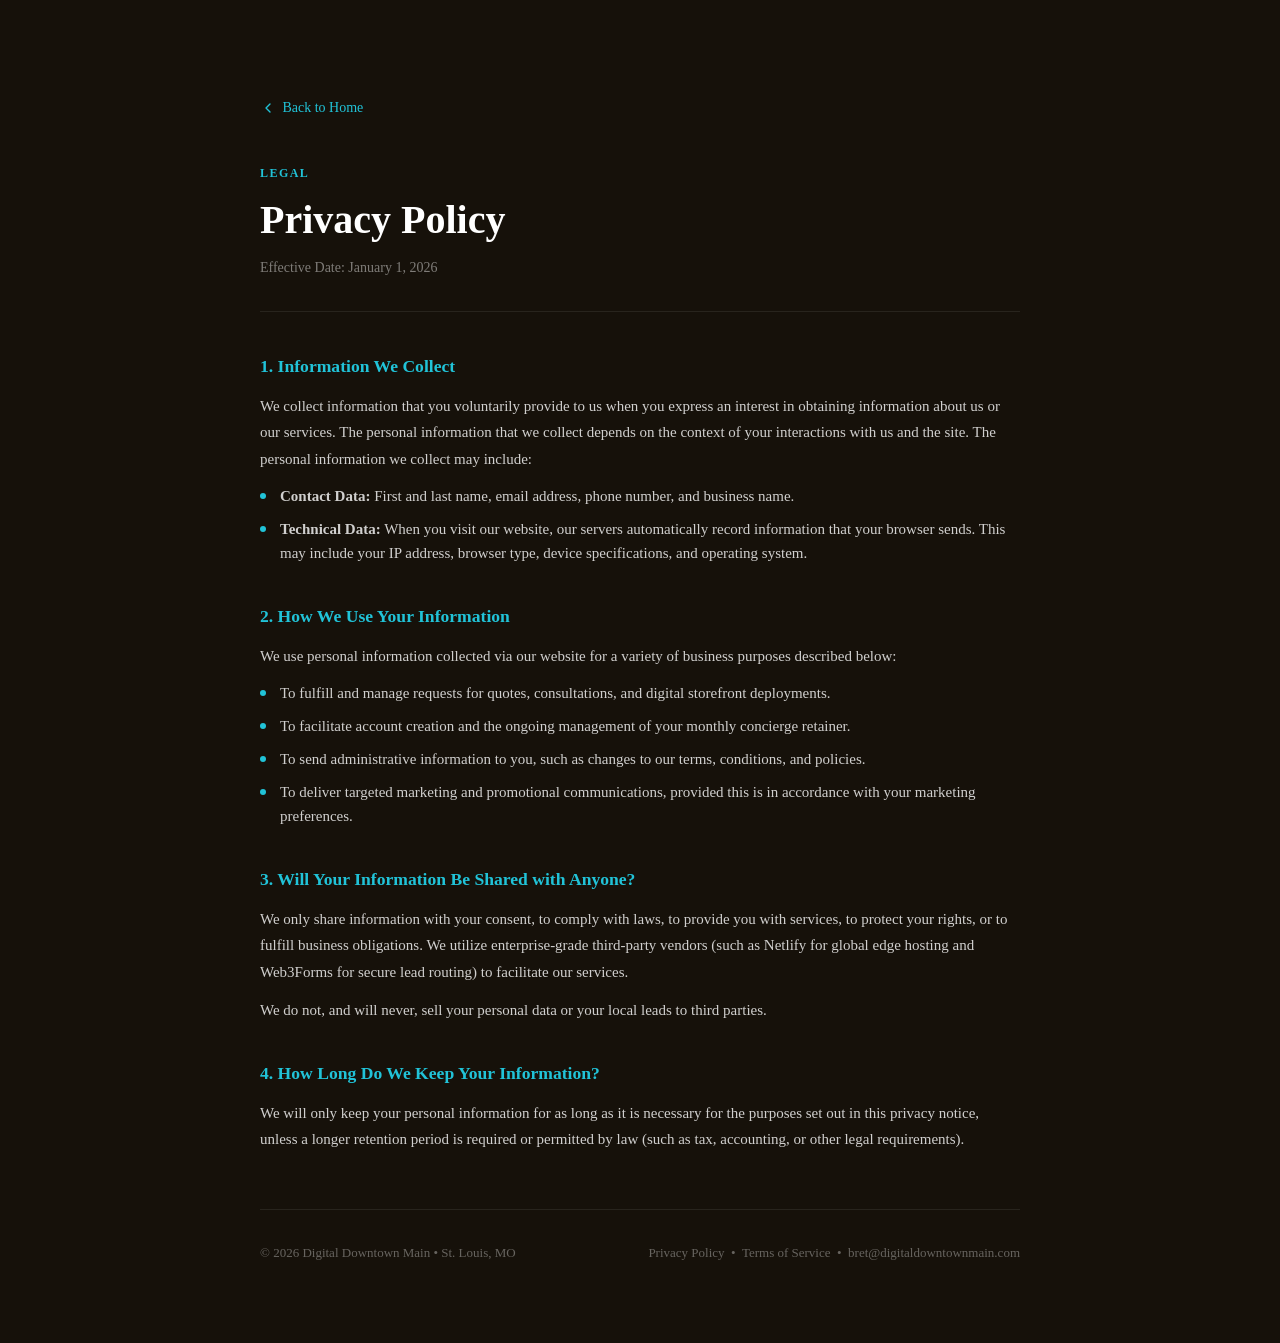
<file: privacy-policy.html>
<!DOCTYPE html>
<html lang="en">
<head>
  <meta charset="UTF-8">
  <meta name="viewport" content="width=device-width, initial-scale=1.0">
  <title>Privacy Policy | Digital Downtown Main</title>
  <meta name="description" content="Privacy Policy for Digital Downtown Main — how we collect, use, and protect your personal information.">
  <meta name="robots" content="noindex, follow">
  <link rel="stylesheet" href="styles.css">
  <style>
    /* ── Page shell ─────────────────────────────────────────── */
    body {
      background-color: #16110a;
      color: #ffffff;
      font-family: inherit;
    }

    .legal-page {
      min-height: 100vh;
      padding: 6rem 1.5rem 5rem;
    }

    .legal-container {
      max-width: 760px;
      margin: 0 auto;
    }

    /* ── Back link ──────────────────────────────────────────── */
    .legal-back {
      display: inline-flex;
      align-items: center;
      gap: 0.4rem;
      font-size: 0.875rem;
      color: #21c3d8;
      text-decoration: none;
      margin-bottom: 2.5rem;
      transition: opacity 0.2s;
    }

    .legal-back:hover { opacity: 0.75; }

    /* ── Header ─────────────────────────────────────────────── */
    .legal-header {
      border-bottom: 1px solid rgba(255, 255, 255, 0.08);
      padding-bottom: 2rem;
      margin-bottom: 2.5rem;
    }

    .legal-label {
      display: inline-block;
      font-size: 0.75rem;
      font-weight: 600;
      letter-spacing: 0.12em;
      text-transform: uppercase;
      color: #21c3d8;
      margin-bottom: 0.75rem;
    }

    .legal-title {
      font-size: clamp(1.75rem, 4vw, 2.5rem);
      font-weight: 700;
      color: #ffffff;
      line-height: 1.2;
      margin: 0 0 0.75rem;
    }

    .legal-effective {
      font-size: 0.875rem;
      color: rgba(255, 255, 255, 0.45);
    }

    /* ── Body content ───────────────────────────────────────── */
    .legal-section {
      margin-bottom: 2.25rem;
    }

    .legal-section h2 {
      font-size: 1.1rem;
      font-weight: 700;
      color: #21c3d8;
      margin: 0 0 0.75rem;
    }

    .legal-section p {
      font-size: 0.9375rem;
      line-height: 1.75;
      color: rgba(255, 255, 255, 0.80);
      margin: 0 0 0.75rem;
    }

    .legal-section ul {
      list-style: none;
      padding: 0;
      margin: 0.5rem 0 0.75rem;
      display: flex;
      flex-direction: column;
      gap: 0.5rem;
    }

    .legal-section ul li {
      font-size: 0.9375rem;
      line-height: 1.65;
      color: rgba(255, 255, 255, 0.80);
      padding-left: 1.25rem;
      position: relative;
    }

    .legal-section ul li::before {
      content: '';
      position: absolute;
      left: 0;
      top: 0.6em;
      width: 6px;
      height: 6px;
      border-radius: 50%;
      background: #21c3d8;
    }

    /* ── Footer strip ───────────────────────────────────────── */
    .legal-footer-strip {
      margin-top: 3.5rem;
      padding-top: 2rem;
      border-top: 1px solid rgba(255, 255, 255, 0.08);
      font-size: 0.8125rem;
      color: rgba(255, 255, 255, 0.35);
      display: flex;
      flex-wrap: wrap;
      gap: 0.5rem 1.5rem;
      align-items: center;
      justify-content: space-between;
    }

    .legal-footer-strip a {
      color: rgba(255, 255, 255, 0.35);
      text-decoration: none;
      transition: color 0.2s;
    }

    .legal-footer-strip a:hover { color: #ffffff; }
  </style>
</head>
<body>

  <main class="legal-page" id="main-content">
    <div class="legal-container">

      <a href="/" class="legal-back" aria-label="Back to Digital Downtown Main homepage">
        <svg width="16" height="16" viewBox="0 0 24 24" fill="none" stroke="currentColor" stroke-width="2" stroke-linecap="round" stroke-linejoin="round" aria-hidden="true"><polyline points="15 18 9 12 15 6"/></svg>
        Back to Home
      </a>

      <header class="legal-header">
        <span class="legal-label">Legal</span>
        <h1 class="legal-title">Privacy Policy</h1>
        <p class="legal-effective">Effective Date: January 1, 2026</p>
      </header>

      <!-- Section 1 -->
      <section class="legal-section" aria-labelledby="section-collect">
        <h2 id="section-collect">1. Information We Collect</h2>
        <p>We collect information that you voluntarily provide to us when you express an interest in obtaining information about us or our services. The personal information that we collect depends on the context of your interactions with us and the site. The personal information we collect may include:</p>
        <ul>
          <li><strong>Contact Data:</strong> First and last name, email address, phone number, and business name.</li>
          <li><strong>Technical Data:</strong> When you visit our website, our servers automatically record information that your browser sends. This may include your IP address, browser type, device specifications, and operating system.</li>
        </ul>
      </section>

      <!-- Section 2 -->
      <section class="legal-section" aria-labelledby="section-use">
        <h2 id="section-use">2. How We Use Your Information</h2>
        <p>We use personal information collected via our website for a variety of business purposes described below:</p>
        <ul>
          <li>To fulfill and manage requests for quotes, consultations, and digital storefront deployments.</li>
          <li>To facilitate account creation and the ongoing management of your monthly concierge retainer.</li>
          <li>To send administrative information to you, such as changes to our terms, conditions, and policies.</li>
          <li>To deliver targeted marketing and promotional communications, provided this is in accordance with your marketing preferences.</li>
        </ul>
      </section>

      <!-- Section 3 -->
      <section class="legal-section" aria-labelledby="section-share">
        <h2 id="section-share">3. Will Your Information Be Shared with Anyone?</h2>
        <p>We only share information with your consent, to comply with laws, to provide you with services, to protect your rights, or to fulfill business obligations. We utilize enterprise-grade third-party vendors (such as Netlify for global edge hosting and Web3Forms for secure lead routing) to facilitate our services.</p>
        <p>We do not, and will never, sell your personal data or your local leads to third parties.</p>
      </section>

      <!-- Section 4 -->
      <section class="legal-section" aria-labelledby="section-retention">
        <h2 id="section-retention">4. How Long Do We Keep Your Information?</h2>
        <p>We will only keep your personal information for as long as it is necessary for the purposes set out in this privacy notice, unless a longer retention period is required or permitted by law (such as tax, accounting, or other legal requirements).</p>
      </section>

      <!-- Footer strip -->
      <div class="legal-footer-strip">
        <span>&copy; <span id="year"></span> Digital Downtown Main &bull; St. Louis, MO</span>
        <div>
          <a href="/privacy-policy.html">Privacy Policy</a>
          &nbsp;&bull;&nbsp;
          <a href="/terms-of-service.html">Terms of Service</a>
          &nbsp;&bull;&nbsp;
          <a href="mailto:bret@digitaldowntownmain.com">bret@digitaldowntownmain.com</a>
        </div>
      </div>

    </div>
  </main>

  <script>
    document.getElementById('year').textContent = new Date().getFullYear();
  </script>

</body>
</html>
</file>
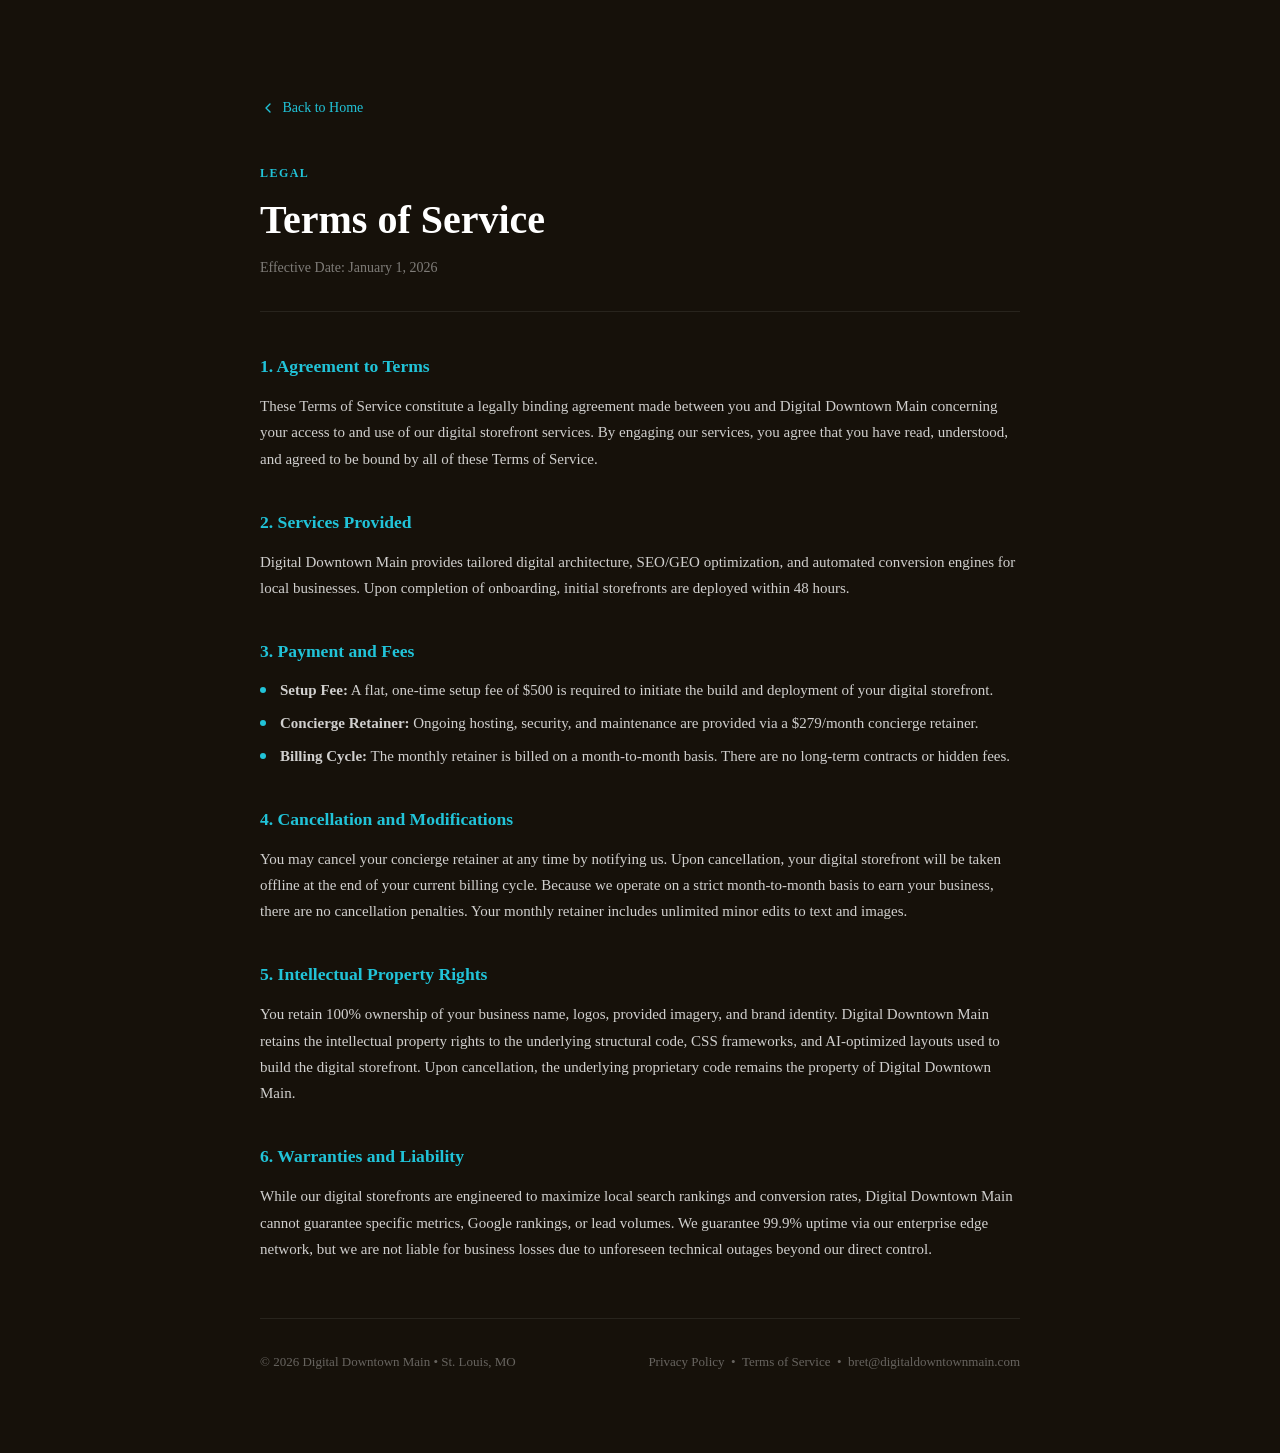
<file: terms-of-service.html>
<!DOCTYPE html>
<html lang="en">
<head>
  <meta charset="UTF-8">
  <meta name="viewport" content="width=device-width, initial-scale=1.0">
  <title>Terms of Service | Digital Downtown Main</title>
  <meta name="description" content="Terms of Service for Digital Downtown Main — the legally binding agreement governing your use of our digital storefront services.">
  <meta name="robots" content="noindex, follow">
  <link rel="stylesheet" href="styles.css">
  <style>
    /* ── Page shell ─────────────────────────────────────────── */
    body {
      background-color: #16110a;
      color: #ffffff;
      font-family: inherit;
    }

    .legal-page {
      min-height: 100vh;
      padding: 6rem 1.5rem 5rem;
    }

    .legal-container {
      max-width: 760px;
      margin: 0 auto;
    }

    /* ── Back link ──────────────────────────────────────────── */
    .legal-back {
      display: inline-flex;
      align-items: center;
      gap: 0.4rem;
      font-size: 0.875rem;
      color: #21c3d8;
      text-decoration: none;
      margin-bottom: 2.5rem;
      transition: opacity 0.2s;
    }

    .legal-back:hover { opacity: 0.75; }

    /* ── Header ─────────────────────────────────────────────── */
    .legal-header {
      border-bottom: 1px solid rgba(255, 255, 255, 0.08);
      padding-bottom: 2rem;
      margin-bottom: 2.5rem;
    }

    .legal-label {
      display: inline-block;
      font-size: 0.75rem;
      font-weight: 600;
      letter-spacing: 0.12em;
      text-transform: uppercase;
      color: #21c3d8;
      margin-bottom: 0.75rem;
    }

    .legal-title {
      font-size: clamp(1.75rem, 4vw, 2.5rem);
      font-weight: 700;
      color: #ffffff;
      line-height: 1.2;
      margin: 0 0 0.75rem;
    }

    .legal-effective {
      font-size: 0.875rem;
      color: rgba(255, 255, 255, 0.45);
    }

    /* ── Body content ───────────────────────────────────────── */
    .legal-section {
      margin-bottom: 2.25rem;
    }

    .legal-section h2 {
      font-size: 1.1rem;
      font-weight: 700;
      color: #21c3d8;
      margin: 0 0 0.75rem;
    }

    .legal-section p {
      font-size: 0.9375rem;
      line-height: 1.75;
      color: rgba(255, 255, 255, 0.80);
      margin: 0 0 0.75rem;
    }

    .legal-section ul {
      list-style: none;
      padding: 0;
      margin: 0.5rem 0 0.75rem;
      display: flex;
      flex-direction: column;
      gap: 0.5rem;
    }

    .legal-section ul li {
      font-size: 0.9375rem;
      line-height: 1.65;
      color: rgba(255, 255, 255, 0.80);
      padding-left: 1.25rem;
      position: relative;
    }

    .legal-section ul li::before {
      content: '';
      position: absolute;
      left: 0;
      top: 0.6em;
      width: 6px;
      height: 6px;
      border-radius: 50%;
      background: #21c3d8;
    }

    /* ── Footer strip ───────────────────────────────────────── */
    .legal-footer-strip {
      margin-top: 3.5rem;
      padding-top: 2rem;
      border-top: 1px solid rgba(255, 255, 255, 0.08);
      font-size: 0.8125rem;
      color: rgba(255, 255, 255, 0.35);
      display: flex;
      flex-wrap: wrap;
      gap: 0.5rem 1.5rem;
      align-items: center;
      justify-content: space-between;
    }

    .legal-footer-strip a {
      color: rgba(255, 255, 255, 0.35);
      text-decoration: none;
      transition: color 0.2s;
    }

    .legal-footer-strip a:hover { color: #ffffff; }
  </style>
</head>
<body>

  <main class="legal-page" id="main-content">
    <div class="legal-container">

      <a href="/" class="legal-back" aria-label="Back to Digital Downtown Main homepage">
        <svg width="16" height="16" viewBox="0 0 24 24" fill="none" stroke="currentColor" stroke-width="2" stroke-linecap="round" stroke-linejoin="round" aria-hidden="true"><polyline points="15 18 9 12 15 6"/></svg>
        Back to Home
      </a>

      <header class="legal-header">
        <span class="legal-label">Legal</span>
        <h1 class="legal-title">Terms of Service</h1>
        <p class="legal-effective">Effective Date: January 1, 2026</p>
      </header>

      <!-- Section 1 -->
      <section class="legal-section" aria-labelledby="section-agreement">
        <h2 id="section-agreement">1. Agreement to Terms</h2>
        <p>These Terms of Service constitute a legally binding agreement made between you and Digital Downtown Main concerning your access to and use of our digital storefront services. By engaging our services, you agree that you have read, understood, and agreed to be bound by all of these Terms of Service.</p>
      </section>

      <!-- Section 2 -->
      <section class="legal-section" aria-labelledby="section-services">
        <h2 id="section-services">2. Services Provided</h2>
        <p>Digital Downtown Main provides tailored digital architecture, SEO/GEO optimization, and automated conversion engines for local businesses. Upon completion of onboarding, initial storefronts are deployed within 48 hours.</p>
      </section>

      <!-- Section 3 -->
      <section class="legal-section" aria-labelledby="section-payment">
        <h2 id="section-payment">3. Payment and Fees</h2>
        <ul>
          <li><strong>Setup Fee:</strong> A flat, one-time setup fee of $500 is required to initiate the build and deployment of your digital storefront.</li>
          <li><strong>Concierge Retainer:</strong> Ongoing hosting, security, and maintenance are provided via a $279/month concierge retainer.</li>
          <li><strong>Billing Cycle:</strong> The monthly retainer is billed on a month-to-month basis. There are no long-term contracts or hidden fees.</li>
        </ul>
      </section>

      <!-- Section 4 -->
      <section class="legal-section" aria-labelledby="section-cancellation">
        <h2 id="section-cancellation">4. Cancellation and Modifications</h2>
        <p>You may cancel your concierge retainer at any time by notifying us. Upon cancellation, your digital storefront will be taken offline at the end of your current billing cycle. Because we operate on a strict month-to-month basis to earn your business, there are no cancellation penalties. Your monthly retainer includes unlimited minor edits to text and images.</p>
      </section>

      <!-- Section 5 -->
      <section class="legal-section" aria-labelledby="section-ip">
        <h2 id="section-ip">5. Intellectual Property Rights</h2>
        <p>You retain 100% ownership of your business name, logos, provided imagery, and brand identity. Digital Downtown Main retains the intellectual property rights to the underlying structural code, CSS frameworks, and AI-optimized layouts used to build the digital storefront. Upon cancellation, the underlying proprietary code remains the property of Digital Downtown Main.</p>
      </section>

      <!-- Section 6 -->
      <section class="legal-section" aria-labelledby="section-warranties">
        <h2 id="section-warranties">6. Warranties and Liability</h2>
        <p>While our digital storefronts are engineered to maximize local search rankings and conversion rates, Digital Downtown Main cannot guarantee specific metrics, Google rankings, or lead volumes. We guarantee 99.9% uptime via our enterprise edge network, but we are not liable for business losses due to unforeseen technical outages beyond our direct control.</p>
      </section>

      <!-- Footer strip -->
      <div class="legal-footer-strip">
        <span>&copy; <span id="year"></span> Digital Downtown Main &bull; St. Louis, MO</span>
        <div>
          <a href="/privacy-policy.html">Privacy Policy</a>
          &nbsp;&bull;&nbsp;
          <a href="/terms-of-service.html">Terms of Service</a>
          &nbsp;&bull;&nbsp;
          <a href="mailto:bret@digitaldowntownmain.com">bret@digitaldowntownmain.com</a>
        </div>
      </div>

    </div>
  </main>

  <script>
    document.getElementById('year').textContent = new Date().getFullYear();
  </script>

</body>
</html>
</file>
<file: styles.css>
/* ================================================================
   DIGITAL DOWNTOWN MAIN — Main Stylesheet
   Aesthetic: High-End SaaS / Dark Tech Luxury
   ================================================================ */

/* ── CUSTOM PROPERTIES ─────────────────────────────────────────── */
:root {
  --bg:              #16110a;
  --bg-card:         #022b3e;
  --accent:          #21c3d8;
  --accent-dim:      rgba(33, 195, 216, 0.12);
  --accent-glow:     rgba(33, 195, 216, 0.28);
  --accent-border:   rgba(33, 195, 216, 0.22);
  --white:           #ffffff;
  --text:            #ffffff;
  --text-muted:      rgba(255, 255, 255, 0.60);
  --text-subtle:     rgba(255, 255, 255, 0.32);
  --border:          rgba(255, 255, 255, 0.08);
  --shadow-card:     0 4px 28px rgba(0, 0, 0, 0.45), 0 1px 0 rgba(255, 255, 255, 0.04) inset;
  --shadow-hover:    0 12px 48px rgba(0, 0, 0, 0.65), 0 0 0 1px rgba(33, 195, 216, 0.18);
  --radius:          14px;
  --radius-sm:       8px;
  --radius-lg:       22px;
  --radius-pill:     100px;
  --font-heading:    'TT Norms', 'TT Norms Pro', Arial, sans-serif;
  --font-body:       'Arial MT Pro', Arial, sans-serif;
  --nav-h:           72px;
  --max-w:           1160px;
  --ease:            cubic-bezier(0.4, 0, 0.2, 1);
  --transition:      0.25s var(--ease);
}

/* ── RESET ─────────────────────────────────────────────────────── */
*, *::before, *::after {
  box-sizing: border-box;
  margin: 0;
  padding: 0;
}

html {
  font-size: 16px;
  -webkit-text-size-adjust: 100%;
  scroll-behavior: smooth;
}

body {
  background-color: var(--bg);
  color: var(--text);
  font-family: var(--font-body);
  line-height: 1.65;
  -webkit-font-smoothing: antialiased;
  -moz-osx-font-smoothing: grayscale;
  overflow-x: hidden;
}

img {
  display: block;
  max-width: 100%;
  height: auto;
}

a {
  color: inherit;
  text-decoration: none;
}

ul { list-style: none; }
address { font-style: normal; }

/* ── LAYOUT UTILITIES ──────────────────────────────────────────── */
.container {
  width: 100%;
  max-width: var(--max-w);
  margin: 0 auto;
  padding: 0 28px;
}

.section-label {
  display: inline-flex;
  align-items: center;
  font-family: var(--font-body);
  font-size: 10.5px;
  font-weight: 700;
  letter-spacing: 0.22em;
  text-transform: uppercase;
  color: var(--accent);
  background: var(--accent-dim);
  border: 1px solid var(--accent-border);
  padding: 5px 16px;
  border-radius: var(--radius-pill);
  margin-bottom: 22px;
}

.section-heading {
  font-family: var(--font-heading);
  font-size: clamp(1.75rem, 3.5vw, 2.75rem);
  font-weight: 800;
  line-height: 1.12;
  letter-spacing: -0.025em;
  margin-bottom: 18px;
}

.section-intro {
  font-size: 1.05rem;
  color: var(--text-muted);
  max-width: 620px;
  line-height: 1.72;
  margin-bottom: 52px;
}

/* ── SCROLL ANIMATIONS ─────────────────────────────────────────── */
.fade-in {
  opacity: 0;
  transform: translateY(30px);
  transition: opacity 0.65s var(--ease), transform 0.65s var(--ease);
}

.fade-in--visible {
  opacity: 1;
  transform: none;
}

.portfolio-grid .fade-in:nth-child(2),
.services-grid .fade-in:nth-child(2),
.stats-grid    .fade-in:nth-child(2) { transition-delay: 0.10s; }

.portfolio-grid .fade-in:nth-child(3),
.services-grid .fade-in:nth-child(3),
.stats-grid    .fade-in:nth-child(3) { transition-delay: 0.20s; }

.portfolio-grid .fade-in:nth-child(4),
.services-grid .fade-in:nth-child(4) { transition-delay: 0.08s; }

.portfolio-grid .fade-in:nth-child(5) { transition-delay: 0.16s; }
.portfolio-grid .fade-in:nth-child(6) { transition-delay: 0.24s; }

/* ── BUTTONS ───────────────────────────────────────────────────── */
.btn {
  display: inline-flex;
  align-items: center;
  justify-content: center;
  gap: 8px;
  font-family: var(--font-body);
  font-size: 0.925rem;
  font-weight: 700;
  letter-spacing: 0.025em;
  padding: 14px 28px;
  border-radius: var(--radius-sm);
  border: none;
  cursor: pointer;
  white-space: nowrap;
  transition: all var(--transition);
  position: relative;
  overflow: hidden;
}

.btn::after {
  content: '';
  position: absolute;
  inset: 0;
  background: rgba(255, 255, 255, 0);
  transition: background var(--transition);
}

.btn:hover::after { background: rgba(255, 255, 255, 0.07); }

.btn-primary {
  background: var(--accent);
  color: var(--bg);
  box-shadow: 0 0 0 0 var(--accent-glow), 0 2px 8px rgba(0,0,0,0.25);
}

.btn-primary:hover {
  background: #30d5ea;
  box-shadow: 0 0 28px var(--accent-glow), 0 4px 16px rgba(0,0,0,0.35);
  transform: translateY(-2px);
}

.btn-primary:active { transform: translateY(0); }

.btn-ghost {
  background: transparent;
  color: rgba(255,255,255,0.85);
  border: 1px solid var(--border);
}

.btn-ghost:hover {
  border-color: var(--accent-border);
  color: var(--accent);
  background: var(--accent-dim);
}

.btn--full {
  width: 100%;
  padding: 15px 28px;
  font-size: 0.975rem;
}

/* ── NAVIGATION ────────────────────────────────────────────────── */
.nav {
  position: fixed;
  top: 0;
  left: 0;
  right: 0;
  z-index: 1000;
  height: var(--nav-h);
  background: rgba(22, 17, 10, 0.75);
  backdrop-filter: blur(24px) saturate(1.4);
  -webkit-backdrop-filter: blur(24px) saturate(1.4);
  border-bottom: 1px solid transparent;
  transition: border-color 0.3s ease, background 0.3s ease;
}

.nav--scrolled {
  border-bottom-color: var(--border);
  background: rgba(22, 17, 10, 0.96);
}

.nav-inner {
  max-width: var(--max-w);
  margin: 0 auto;
  padding: 0 28px;
  height: 100%;
  display: flex;
  align-items: center;
  justify-content: space-between;
  gap: 20px;
}

.nav-logo { display: flex; align-items: center; flex-shrink: 0; }

.logo-img {
  height: 42px;
  width: auto;
  object-fit: contain;
}

.nav-links {
  display: flex;
  align-items: center;
  gap: 4px;
}

.nav-links a {
  font-size: 0.875rem;
  font-weight: 500;
  color: var(--text-muted);
  padding: 8px 14px;
  border-radius: var(--radius-sm);
  transition: color var(--transition), background var(--transition);
}

.nav-links a:hover {
  color: var(--white);
  background: rgba(255, 255, 255, 0.06);
}

.nav-cta {
  color: var(--accent) !important;
  border: 1px solid var(--accent-border) !important;
  background: var(--accent-dim) !important;
  font-weight: 700 !important;
  padding: 7px 18px !important;
}

.nav-cta:hover {
  background: rgba(33, 195, 216, 0.22) !important;
  color: var(--white) !important;
}

.nav-toggle {
  display: none;
  flex-direction: column;
  justify-content: space-between;
  width: 22px;
  height: 16px;
  background: none;
  border: none;
  cursor: pointer;
  padding: 0;
  flex-shrink: 0;
}

.nav-toggle span {
  display: block;
  height: 2px;
  background: var(--white);
  border-radius: 2px;
  transition: transform 0.3s ease, opacity 0.3s ease;
  transform-origin: center;
}

/* ── HERO ──────────────────────────────────────────────────────── */
.hero {
  position: relative;
  min-height: 100svh;
  display: flex;
  align-items: center;
  justify-content: center;
  text-align: center;
  padding: calc(var(--nav-h) + 72px) 28px 160px;
  overflow: hidden;
}

/* ── HERO SHAPE DIVIDER ─────────────────────────────────────────── */
.custom-shape-divider-bottom {
  position: absolute;
  bottom: -1px;
  left: 0;
  width: 100%;
  overflow: hidden;
  line-height: 0;
  z-index: 5;
}

.custom-shape-divider-bottom svg {
  position: relative;
  display: block;
  width: calc(100% + 2px);
  height: 70px;
}

.custom-shape-divider-bottom .shape-fill {
  fill: #022b3e;
}

.hero-bg {
  position: absolute;
  inset: 0;
  z-index: 0;
}

.hero-img {
  width: 100%;
  height: 100%;
  object-fit: cover;
  object-position: center 28%;
  filter: brightness(0.30) saturate(0.85);
}

.hero-overlay {
  position: absolute;
  inset: 0;
  background: linear-gradient(
    180deg,
    rgba(22, 17, 10, 0.25)  0%,
    rgba(22, 17, 10, 0.05) 35%,
    rgba(22, 17, 10, 0.55) 72%,
    rgba(22, 17, 10, 1.00) 100%
  );
}

.hero-content {
  position: relative;
  z-index: 1;
  max-width: 800px;
  margin: 0 auto;
}

.hero-badge {
  display: inline-block;
  font-size: 10.5px;
  font-weight: 700;
  letter-spacing: 0.2em;
  text-transform: uppercase;
  color: var(--accent);
  background: var(--accent-dim);
  border: 1px solid var(--accent-border);
  padding: 6px 20px;
  border-radius: var(--radius-pill);
  margin-bottom: 32px;
}

.hero-headline {
  font-family: var(--font-heading);
  font-size: clamp(2.6rem, 6.5vw, 4.75rem);
  font-weight: 900;
  line-height: 1.04;
  letter-spacing: -0.035em;
  margin-bottom: 24px;
  text-shadow: 0 2px 48px rgba(0, 0, 0, 0.55);
}

.hero-sub {
  font-size: clamp(1rem, 2.2vw, 1.2rem);
  color: rgba(255, 255, 255, 0.78);
  line-height: 1.65;
  margin: 0 auto 44px;
  max-width: 560px;
}

.hero-actions {
  display: flex;
  align-items: center;
  justify-content: center;
  gap: 14px;
  flex-wrap: wrap;
  margin-bottom: 24px;
}

.hero-actions .btn {
  min-width: 200px;
  padding: 15px 32px;
}

.hero-price {
  font-size: 0.85rem;
  color: rgba(255,255,255,0.5);
  letter-spacing: 0.02em;
}

.hero-price strong { color: rgba(255,255,255,0.9); }

.hero-scroll-indicator {
  position: absolute;
  bottom: 88px;
  left: 50%;
  transform: translateX(-50%);
  z-index: 6;
}

.scroll-line {
  display: block;
  width: 1px;
  height: 52px;
  background: linear-gradient(to bottom, var(--accent), transparent);
  margin: 0 auto;
  animation: scrollPulse 2.4s ease-in-out infinite;
}

@keyframes scrollPulse {
  0%, 100% { opacity: 1;   transform: scaleY(1);   }
  50%       { opacity: 0.3; transform: scaleY(0.65); }
}

/* ── SECTION DIVIDER LINES (shared) ─────────────────────────── */
/* Services is excluded — the hero shape divider handles that seam */
.portfolio::before,
.faq::before {
  content: '';
  position: absolute;
  top: 0; left: 0; right: 0;
  height: 1px;
  background: linear-gradient(to right, transparent, var(--accent-border), transparent);
}

.stats::before,
.contact::before {
  content: '';
  position: absolute;
  top: 0; left: 0; right: 0;
  height: 1px;
  background: linear-gradient(to right, transparent, var(--border), transparent);
}

/* ── SECTION GRADIENT FADE-OUTS (seam bridges) ──────────────── */
/* Stats (#16110a) → Portfolio (#022b3e) */
.stats::after {
  content: '';
  position: absolute;
  bottom: 0; left: 0; right: 0;
  height: 120px;
  background: linear-gradient(to bottom, transparent, #022b3e);
  pointer-events: none;
}

/* Portfolio (#022b3e) → Contact (#16110a) */
.portfolio::after {
  content: '';
  position: absolute;
  bottom: 0; left: 0; right: 0;
  height: 120px;
  background: linear-gradient(to bottom, transparent, #16110a);
  pointer-events: none;
}

/* Contact (#16110a) → FAQ (#022b3e) */
.contact::after {
  content: '';
  position: absolute;
  bottom: 0; left: 0; right: 0;
  height: 120px;
  background: linear-gradient(to bottom, transparent, #022b3e);
  pointer-events: none;
}

/* FAQ (#022b3e) → Footer (#16110a) */
.faq::after {
  content: '';
  position: absolute;
  bottom: 0; left: 0; right: 0;
  height: 120px;
  background: linear-gradient(to bottom, transparent, #16110a);
  pointer-events: none;
}

/* ── SERVICES ──────────────────────────────────────────────────── */
.services {
  background: var(--bg-card);
  padding: 108px 0;
  position: relative;
}

/* ── SERVICES IMAGE BAND ────────────────────────────────────────── */
.services-image-band {
  display: grid;
  grid-template-columns: 1fr 1.4fr;
  gap: 0;
  border-radius: var(--radius-lg);
  overflow: hidden;
  border: 1px solid var(--border);
  margin-bottom: 48px;
  box-shadow: var(--shadow-card);
}

.services-image-wrap {
  position: relative;
  min-height: 260px;
}

.services-photo {
  width: 100%;
  height: 100%;
  object-fit: cover;
  object-position: center 35%;
  display: block;
}

.services-image-copy {
  display: flex;
  flex-direction: column;
  justify-content: center;
  gap: 14px;
  padding: 36px 40px;
  background: rgba(255, 255, 255, 0.03);
}

.services-image-eyebrow {
  font-size: 10.5px;
  font-weight: 700;
  letter-spacing: 0.2em;
  text-transform: uppercase;
  color: var(--accent);
}

.services-image-text {
  font-size: 1.05rem;
  color: var(--text-muted);
  line-height: 1.72;
  max-width: 420px;
}

.pricing-callout {
  display: flex;
  align-items: center;
  flex-wrap: wrap;
  gap: 16px 24px;
  padding: 22px 32px;
  background: rgba(33, 195, 216, 0.055);
  border: 1px solid var(--accent-border);
  border-radius: var(--radius);
  margin-bottom: 60px;
  box-shadow: 0 0 0 1px rgba(33,195,216,0.05) inset;
}

.price-badge {
  font-family: var(--font-heading);
  font-size: 1.45rem;
  font-weight: 900;
  color: var(--accent);
  letter-spacing: -0.02em;
}

.price-divider {
  font-size: 1.1rem;
  color: var(--text-subtle);
  font-weight: 300;
}

.price-note {
  font-size: 0.85rem;
  color: var(--text-muted);
  margin-left: auto;
}

.services-grid {
  display: grid;
  grid-template-columns: repeat(auto-fit, minmax(250px, 1fr));
  gap: 18px;
}

.service-card {
  background: rgba(255, 255, 255, 0.025);
  border: 1px solid var(--border);
  border-radius: var(--radius);
  padding: 34px 28px 30px;
  transition: transform var(--transition), border-color var(--transition),
              box-shadow var(--transition), background var(--transition);
  box-shadow: var(--shadow-card);
}

.service-card:hover {
  border-color: var(--accent-border);
  background: rgba(33, 195, 216, 0.04);
  transform: translateY(-5px);
  box-shadow: var(--shadow-hover);
}

.service-icon {
  width: 52px;
  height: 52px;
  display: flex;
  align-items: center;
  justify-content: center;
  background: var(--accent-dim);
  border: 1px solid var(--accent-border);
  border-radius: var(--radius-sm);
  color: var(--accent);
  margin-bottom: 22px;
  flex-shrink: 0;
}

.service-card h3 {
  font-family: var(--font-heading);
  font-size: 1.05rem;
  font-weight: 700;
  margin-bottom: 12px;
  letter-spacing: -0.01em;
}

.service-card p {
  font-size: 0.88rem;
  color: var(--text-muted);
  line-height: 1.68;
}

/* ── STATS ─────────────────────────────────────────────────────── */
.stats {
  padding: 108px 0;
  background: var(--bg);
  position: relative;
}

.stats .section-heading { max-width: 600px; }

.stats-grid {
  display: grid;
  grid-template-columns: repeat(3, 1fr);
  gap: 22px;
  margin-top: 52px;
}

.stat-card {
  background: rgba(255, 255, 255, 0.025);
  border: 1px solid var(--border);
  border-radius: var(--radius-lg);
  padding: 52px 36px 44px;
  text-align: center;
  position: relative;
  overflow: hidden;
  transition: transform var(--transition), border-color var(--transition), box-shadow var(--transition);
  box-shadow: var(--shadow-card);
}

.stat-card::before {
  content: '';
  position: absolute;
  top: 0; left: 0; right: 0;
  height: 2px;
  background: linear-gradient(to right, transparent, rgba(255,255,255,0.08), transparent);
}

.stat-card--featured {
  background: linear-gradient(145deg, rgba(2, 43, 62, 0.95), rgba(33,195,216,0.07));
  border-color: var(--accent-border);
}

.stat-card--featured::before {
  background: linear-gradient(to right, transparent, var(--accent), transparent);
}

.stat-card:hover {
  transform: translateY(-7px);
  border-color: var(--accent-border);
  box-shadow: var(--shadow-hover);
}

.stat-number {
  font-family: var(--font-heading);
  font-size: clamp(3.8rem, 6.5vw, 6rem);
  font-weight: 900;
  letter-spacing: -0.05em;
  line-height: 1;
  color: var(--white);
  margin-bottom: 10px;
}

.stat-number span {
  color: var(--accent);
  font-size: 0.65em;
  letter-spacing: -0.02em;
}

.stat-label {
  font-family: var(--font-heading);
  font-size: 0.72rem;
  font-weight: 700;
  letter-spacing: 0.2em;
  text-transform: uppercase;
  color: var(--accent);
  margin-bottom: 18px;
}

.stat-desc {
  font-size: 0.875rem;
  color: var(--text-muted);
  line-height: 1.65;
}

/* ── STATS AI BAND ──────────────────────────────────────────────── */
.stats-ai-band {
  display: grid;
  grid-template-columns: 1fr 1.6fr;
  gap: 0;
  border-radius: var(--radius-lg);
  overflow: hidden;
  border: 1px solid var(--accent-border);
  margin-top: 48px;
  box-shadow: var(--shadow-card);
}

.stats-ai-image-wrap {
  position: relative;
  min-height: 280px;
}

.stats-ai-photo {
  width: 100%;
  height: 100%;
  object-fit: cover;
  object-position: center 20%;
  display: block;
  filter: brightness(0.88) saturate(0.9);
}

.stats-ai-badge {
  position: absolute;
  top: 18px;
  left: 18px;
  font-size: 9.5px;
  font-weight: 700;
  letter-spacing: 0.2em;
  text-transform: uppercase;
  color: var(--bg);
  background: var(--accent);
  padding: 5px 14px;
  border-radius: var(--radius-pill);
}

.stats-ai-copy {
  display: flex;
  flex-direction: column;
  justify-content: center;
  gap: 16px;
  padding: 44px 48px;
  background: linear-gradient(135deg, rgba(2, 43, 62, 0.9), rgba(33, 195, 216, 0.06));
}

.stats-ai-eyebrow {
  font-size: 10.5px;
  font-weight: 700;
  letter-spacing: 0.2em;
  text-transform: uppercase;
  color: var(--accent);
}

.stats-ai-heading {
  font-family: var(--font-heading);
  font-size: clamp(1.2rem, 2.2vw, 1.55rem);
  font-weight: 800;
  line-height: 1.18;
  letter-spacing: -0.02em;
  color: var(--white);
}

.stats-ai-text {
  font-size: 0.925rem;
  color: var(--text-muted);
  line-height: 1.75;
  max-width: 480px;
}

/* ── PORTFOLIO ─────────────────────────────────────────────────── */
.portfolio {
  background: var(--bg-card);
  padding: 108px 0;
  position: relative;
}

.portfolio-grid {
  display: grid;
  grid-template-columns: repeat(auto-fit, minmax(310px, 1fr));
  gap: 18px;
}

.portfolio-card {
  display: flex;
  flex-direction: column;
  background: rgba(255, 255, 255, 0.025);
  border: 1px solid var(--border);
  border-radius: var(--radius);
  overflow: hidden;
  transition: transform var(--transition), border-color var(--transition), box-shadow var(--transition);
  box-shadow: var(--shadow-card);
}

.portfolio-card:hover {
  border-color: var(--accent-border);
  transform: translateY(-7px);
  box-shadow: var(--shadow-hover);
}

/* Browser chrome bar */
.browser-bar {
  display: flex;
  align-items: center;
  gap: 6px;
  padding: 10px 14px;
  background: rgba(0, 0, 0, 0.35);
  border-bottom: 1px solid var(--border);
}

.dot {
  width: 10px;
  height: 10px;
  border-radius: 50%;
  flex-shrink: 0;
}

.dot--red    { background: #ff5f57; }
.dot--yellow { background: #febc2e; }
.dot--green  { background: #28c840; }

.browser-url {
  flex: 1;
  font-family: monospace;
  font-size: 10px;
  color: var(--text-subtle);
  text-align: center;
  background: rgba(255, 255, 255, 0.04);
  border: 1px solid var(--border);
  border-radius: 4px;
  padding: 3px 10px;
  overflow: hidden;
  text-overflow: ellipsis;
  white-space: nowrap;
}

.portfolio-card-body {
  padding: 28px 24px 26px;
  flex: 1;
  display: flex;
  flex-direction: column;
}

/* Screenshot preview strip — sits between browser bar and card body */
.portfolio-screenshot-wrap {
  overflow: hidden;
  height: 195px;
  position: relative;
  border-bottom: 1px solid var(--border);
}

.portfolio-screenshot {
  width: 100%;
  height: auto;
  display: block;
  object-fit: cover;
  object-position: top center;
  transition: transform 0.55s ease;
}

.portfolio-card:hover .portfolio-screenshot {
  transform: scale(1.04);
}

.portfolio-card h3 {
  font-family: var(--font-heading);
  font-size: 1.05rem;
  font-weight: 700;
  margin-bottom: 8px;
  letter-spacing: -0.01em;
}

.portfolio-card p {
  font-size: 0.875rem;
  color: var(--text-muted);
  line-height: 1.62;
  flex: 1;
  margin-bottom: 20px;
}

.portfolio-link {
  display: inline-block;
  font-size: 0.825rem;
  font-weight: 700;
  color: var(--accent);
  letter-spacing: 0.02em;
  transition: color var(--transition), letter-spacing var(--transition);
}

.portfolio-card:hover .portfolio-link {
  color: #30d5ea;
  letter-spacing: 0.06em;
}

/* ── CONTACT ───────────────────────────────────────────────────── */
.contact {
  padding: 108px 0;
  background: var(--bg);
  position: relative;
}

.contact-inner {
  display: grid;
  grid-template-columns: 1fr 1fr;
  gap: 72px;
  align-items: start;
}

.contact-copy .section-heading { margin-bottom: 18px; }

.contact-copy > p {
  font-size: 1rem;
  color: var(--text-muted);
  line-height: 1.72;
  margin-bottom: 32px;
}

.contact-benefits {
  display: flex;
  flex-direction: column;
  gap: 10px;
  margin-bottom: 36px;
}

.contact-benefits li {
  display: flex;
  align-items: center;
  gap: 12px;
  font-size: 0.9rem;
  color: var(--text-muted);
}

.check {
  color: var(--accent);
  font-weight: 700;
  font-size: 0.95rem;
  flex-shrink: 0;
}

/* ── CONTACT OWNER PHOTO ────────────────────────────────────────── */
.contact-owner-photo-wrap {
  position: relative;
  border-radius: var(--radius);
  overflow: hidden;
  border: 1px solid var(--border);
  margin-bottom: 32px;
  box-shadow: var(--shadow-card);
}

.contact-owner-photo {
  width: 100%;
  height: 220px;
  object-fit: cover;
  object-position: center 25%;
  display: block;
}

.contact-owner-caption {
  position: absolute;
  bottom: 0;
  left: 0;
  right: 0;
  padding: 28px 20px 16px;
  font-size: 0.82rem;
  font-weight: 600;
  color: rgba(255, 255, 255, 0.9);
  letter-spacing: 0.02em;
  background: linear-gradient(to top, rgba(22, 17, 10, 0.88) 0%, transparent 100%);
}

.contact-nap {
  border-top: 1px solid var(--border);
  padding-top: 22px;
  font-size: 0.875rem;
  color: var(--text-muted);
  line-height: 1.85;
}

.contact-nap strong { color: var(--white); display: block; margin-bottom: 4px; }
.contact-nap a { color: var(--accent); transition: opacity var(--transition); }
.contact-nap a:hover { opacity: 0.8; text-decoration: underline; }

/* Form panel */
.contact-form-wrap {
  background: rgba(255, 255, 255, 0.025);
  border: 1px solid var(--border);
  border-radius: var(--radius-lg);
  padding: 42px 36px;
  box-shadow: var(--shadow-card);
  position: sticky;
  top: calc(var(--nav-h) + 24px);
}

.contact-form {
  display: flex;
  flex-direction: column;
  gap: 22px;
}

.form-group {
  display: flex;
  flex-direction: column;
  gap: 7px;
}

.form-group label {
  font-size: 10.5px;
  font-weight: 700;
  letter-spacing: 0.1em;
  text-transform: uppercase;
  color: var(--text-muted);
}

.form-group input {
  background: rgba(0, 0, 0, 0.32);
  border: 1px solid var(--border);
  border-radius: var(--radius-sm);
  color: var(--white);
  font-family: var(--font-body);
  font-size: 0.95rem;
  padding: 13px 16px;
  transition: border-color var(--transition), box-shadow var(--transition);
  box-shadow: inset 0 2px 8px rgba(0, 0, 0, 0.22);
  -webkit-appearance: none;
  appearance: none;
  width: 100%;
}

.form-group input::placeholder {
  color: var(--text-subtle);
}

.form-group input:focus {
  outline: none;
  border-color: var(--accent);
  box-shadow: inset 0 2px 8px rgba(0,0,0,0.22), 0 0 0 3px var(--accent-dim);
}

.form-disclaimer {
  font-size: 0.78rem;
  color: var(--text-subtle);
  text-align: center;
  margin-top: -6px;
}

/* ── FAQ ───────────────────────────────────────────────────────── */
.faq {
  background: var(--bg-card);
  padding: 108px 0;
  position: relative;
}

.faq-list {
  max-width: 740px;
  margin-bottom: 40px;
  border: 1px solid var(--border);
  border-radius: var(--radius);
  overflow: hidden;
}

.faq-item {
  border-bottom: 1px solid var(--border);
  background: rgba(255, 255, 255, 0.018);
  transition: background var(--transition);
}

.faq-item:last-child { border-bottom: none; }

.faq-item[open] {
  background: rgba(33, 195, 216, 0.035);
}

.faq-question {
  display: flex;
  align-items: center;
  justify-content: space-between;
  gap: 20px;
  font-family: var(--font-heading);
  font-size: 0.975rem;
  font-weight: 600;
  padding: 24px 28px;
  cursor: pointer;
  list-style: none;
  user-select: none;
  transition: color var(--transition);
  letter-spacing: -0.005em;
}

.faq-question::-webkit-details-marker { display: none; }

.faq-question:hover { color: var(--accent); }

.faq-question::after {
  content: '+';
  font-size: 1.5rem;
  font-weight: 300;
  line-height: 1;
  color: var(--accent);
  flex-shrink: 0;
  transition: transform 0.3s var(--ease);
}

details[open] .faq-question::after {
  transform: rotate(45deg);
}

.faq-answer {
  padding: 0 28px 26px;
  animation: faqFadeDown 0.22s var(--ease);
}

@keyframes faqFadeDown {
  from { opacity: 0; transform: translateY(-8px); }
  to   { opacity: 1; transform: none; }
}

.faq-answer p {
  font-size: 0.92rem;
  color: var(--text-muted);
  line-height: 1.75;
}

.faq-answer strong { color: var(--white); }

.faq-attribution {
  font-size: 0.82rem;
  color: var(--text-subtle);
  letter-spacing: 0.01em;
}

.faq-attribution strong { color: var(--text-muted); }

/* ── FOOTER ────────────────────────────────────────────────────── */
.footer {
  background: var(--bg);
  border-top: 1px solid var(--border);
  padding: 80px 0 0;
}

.footer-inner {
  display: grid;
  grid-template-columns: 1.5fr 1fr;
  gap: 80px;
  padding-bottom: 60px;
  border-bottom: 1px solid var(--border);
}

.footer-logo {
  height: 38px;
  width: auto;
  object-fit: contain;
  margin-bottom: 20px;
}

.footer-brand p {
  font-size: 0.875rem;
  color: var(--text-muted);
  max-width: 340px;
  line-height: 1.65;
  margin-bottom: 20px;
}

.footer-nap {
  font-size: 0.82rem;
  color: var(--text-subtle);
  line-height: 1.9;
}

.footer-nap a {
  color: var(--text-subtle);
  transition: color var(--transition);
}

.footer-nap a:hover { color: var(--accent); }

.footer-nav {
  display: flex;
  gap: 52px;
  justify-content: flex-end;
  padding-top: 4px;
}

.footer-col h4 {
  font-family: var(--font-heading);
  font-size: 10px;
  font-weight: 700;
  letter-spacing: 0.18em;
  text-transform: uppercase;
  color: var(--text-muted);
  margin-bottom: 18px;
}

.footer-col ul {
  display: flex;
  flex-direction: column;
  gap: 11px;
}

.footer-col a {
  font-size: 0.875rem;
  color: var(--text-subtle);
  transition: color var(--transition);
}

.footer-col a:hover { color: var(--accent); }

.footer-bottom {
  display: flex;
  align-items: center;
  justify-content: space-between;
  flex-wrap: wrap;
  gap: 14px 24px;
  padding: 24px 0 28px;
}

.footer-bottom p {
  font-size: 0.78rem;
  color: var(--text-subtle);
}

.footer-bottom-links {
  display: flex;
  align-items: center;
  gap: 24px;
}

.footer-bottom-links a {
  font-size: 0.78rem;
  color: var(--text-subtle);
  transition: color var(--transition);
}

.footer-bottom-links a:hover { color: var(--accent); }

.footer-attr {
  font-size: 0.72rem !important;
  color: rgba(255,255,255,0.22) !important;
  opacity: 1 !important;
}

.footer-attr a {
  color: inherit;
  transition: color var(--transition);
}

.footer-attr a:hover { color: var(--accent) !important; }

/* ── LIGHT SECTIONS (Stats + Contact) ─────────────────────────── */

/* Re-scope tokens so every var(--x) child gets the light palette */
.section--light {
  --text:        #0d1a26;
  --text-muted:  rgba(13, 26, 38, 0.60);
  --text-subtle: rgba(13, 26, 38, 0.36);
  --border:      rgba(0, 0, 0, 0.09);
  background: #eef2f7;
  color: #0d1a26;
}

/* Top separator: subtle dark rule instead of faint white */
.section--light::before {
  background: linear-gradient(to right, transparent, rgba(0, 0, 0, 0.10), transparent) !important;
}

/* Remove the dark-bleed gradient at the bottom of light sections */
.section--light::after {
  display: none !important;
}

/* Services (dark blue) → Stats (light): fade the section out downward */
.services::after {
  content: '';
  position: absolute;
  bottom: 0; left: 0; right: 0;
  height: 100px;
  background: linear-gradient(to bottom, transparent, #eef2f7);
  pointer-events: none;
}

/* Portfolio (dark blue) → Contact (light): update fade target */
.portfolio::after {
  background: linear-gradient(to bottom, transparent, #eef2f7) !important;
}

/* --- Stat cards --- */
.stats.section--light .stat-card {
  background: #ffffff;
  border-color: rgba(0, 0, 0, 0.08);
  box-shadow: 0 2px 20px rgba(0, 0, 0, 0.07);
}

.stats.section--light .stat-card::before {
  background: linear-gradient(to right, transparent, rgba(0, 0, 0, 0.07), transparent);
}

.stats.section--light .stat-card--featured {
  background: linear-gradient(145deg, #ffffff, rgba(33, 195, 216, 0.07));
  border-color: var(--accent-border);
}

.stats.section--light .stat-card--featured::before {
  background: linear-gradient(to right, transparent, var(--accent), transparent);
}

.stats.section--light .stat-card:hover {
  box-shadow: 0 8px 32px rgba(0, 0, 0, 0.13), 0 0 0 1px rgba(33, 195, 216, 0.28);
}

/* stat-number uses color: var(--white) — override explicitly */
.stats.section--light .stat-number {
  color: #0d1a26;
}

/* --- Stats AI band --- */
.stats.section--light .stats-ai-band {
  border-color: rgba(0, 0, 0, 0.10);
}

.stats.section--light .stats-ai-copy {
  background: #ffffff;
}

/* stats-ai-heading uses color: var(--white) — override */
.stats.section--light .stats-ai-heading {
  color: #0d1a26;
}

.stats.section--light .stats-ai-text {
  color: rgba(13, 26, 38, 0.62);
}

/* --- Contact form panel --- */
.contact.section--light .contact-form-wrap {
  background: #ffffff;
  border-color: rgba(0, 0, 0, 0.08);
  box-shadow: 0 4px 28px rgba(0, 0, 0, 0.08);
}

.contact.section--light .form-group label {
  color: rgba(13, 26, 38, 0.55);
}

/* input uses color: var(--white) — override */
.contact.section--light .form-group input {
  background: #f0f4f8;
  border-color: rgba(0, 0, 0, 0.12);
  color: #0d1a26;
  box-shadow: inset 0 1px 4px rgba(0, 0, 0, 0.06);
}

.contact.section--light .form-group input::placeholder {
  color: rgba(13, 26, 38, 0.32);
}

.contact.section--light .form-group input:focus {
  border-color: var(--accent);
  box-shadow: inset 0 1px 4px rgba(0, 0, 0, 0.06), 0 0 0 3px var(--accent-dim);
}

.contact.section--light .form-disclaimer {
  color: rgba(13, 26, 38, 0.38);
}

/* contact-nap strong uses color: var(--white) — override */
.contact.section--light .contact-nap strong {
  color: #0d1a26;
}

.contact.section--light .contact-nap {
  border-top-color: rgba(0, 0, 0, 0.09);
}

/* ── RESPONSIVE ────────────────────────────────────────────────── */

/* Tablet */
@media (max-width: 960px) {
  .stats-grid {
    grid-template-columns: 1fr;
    max-width: 440px;
  }

  .contact-inner {
    grid-template-columns: 1fr;
    gap: 48px;
  }

  .contact-form-wrap { position: static; }

  .footer-inner {
    grid-template-columns: 1fr;
    gap: 44px;
  }

  .footer-nav { justify-content: flex-start; }
}

/* Mobile nav breakpoint */
@media (max-width: 780px) {
  .nav-links {
    position: fixed;
    top: var(--nav-h);
    left: 0;
    right: 0;
    background: rgba(22, 17, 10, 0.98);
    backdrop-filter: blur(20px);
    -webkit-backdrop-filter: blur(20px);
    flex-direction: column;
    align-items: stretch;
    padding: 16px 20px 24px;
    border-bottom: 1px solid var(--border);
    gap: 4px;
    transform: translateY(-110%);
    opacity: 0;
    pointer-events: none;
    transition: transform 0.32s var(--ease), opacity 0.32s var(--ease);
  }

  .nav-links--open {
    transform: none;
    opacity: 1;
    pointer-events: all;
  }

  .nav-links a {
    width: 100%;
    padding: 11px 16px;
    font-size: 0.95rem;
  }

  .nav-cta {
    margin-top: 8px;
    text-align: center;
  }

  .nav-toggle { display: flex; }

  .nav-toggle--open span:nth-child(1) { transform: rotate(45deg) translate(5px, 5px); }
  .nav-toggle--open span:nth-child(2) { opacity: 0; transform: scaleX(0); }
  .nav-toggle--open span:nth-child(3) { transform: rotate(-45deg) translate(5px, -5px); }
}

/* Mobile */
@media (max-width: 768px) {
  .services,
  .stats,
  .portfolio,
  .contact,
  .faq { padding: 80px 0; }

  .hero-headline { font-size: clamp(2.1rem, 9vw, 3.4rem); }

  .pricing-callout {
    flex-direction: column;
    align-items: flex-start;
    gap: 10px;
  }
  .price-note { margin-left: 0; }

  .portfolio-grid { grid-template-columns: 1fr; }

  .contact-form-wrap { padding: 28px 22px; }

  .faq-question { font-size: 0.9rem; padding: 20px 22px; }
  .faq-answer { padding: 0 22px 22px; }

  .footer-nav { flex-direction: column; gap: 30px; }
  .footer-bottom { flex-direction: column; align-items: center; text-align: center; gap: 12px; }

  /* Image bands: stack on mobile */
  .services-image-band,
  .stats-ai-band {
    grid-template-columns: 1fr;
  }

  .services-image-wrap,
  .stats-ai-image-wrap {
    min-height: 200px;
  }

  .services-image-copy { padding: 24px 24px 28px; }

  .stats-ai-copy { padding: 28px 24px 32px; }

  .contact-owner-photo { height: 180px; }
}

/* Small mobile */
@media (max-width: 480px) {
  .container { padding: 0 18px; }

  .hero { padding-bottom: 80px; }

  .hero-actions {
    flex-direction: column;
    align-items: center;
  }

  .hero-actions .btn {
    width: 100%;
    max-width: 320px;
  }

  .services-grid { grid-template-columns: 1fr; }

  .stat-card { padding: 40px 24px; }

  .footer-inner { gap: 36px; }
}
</file>
